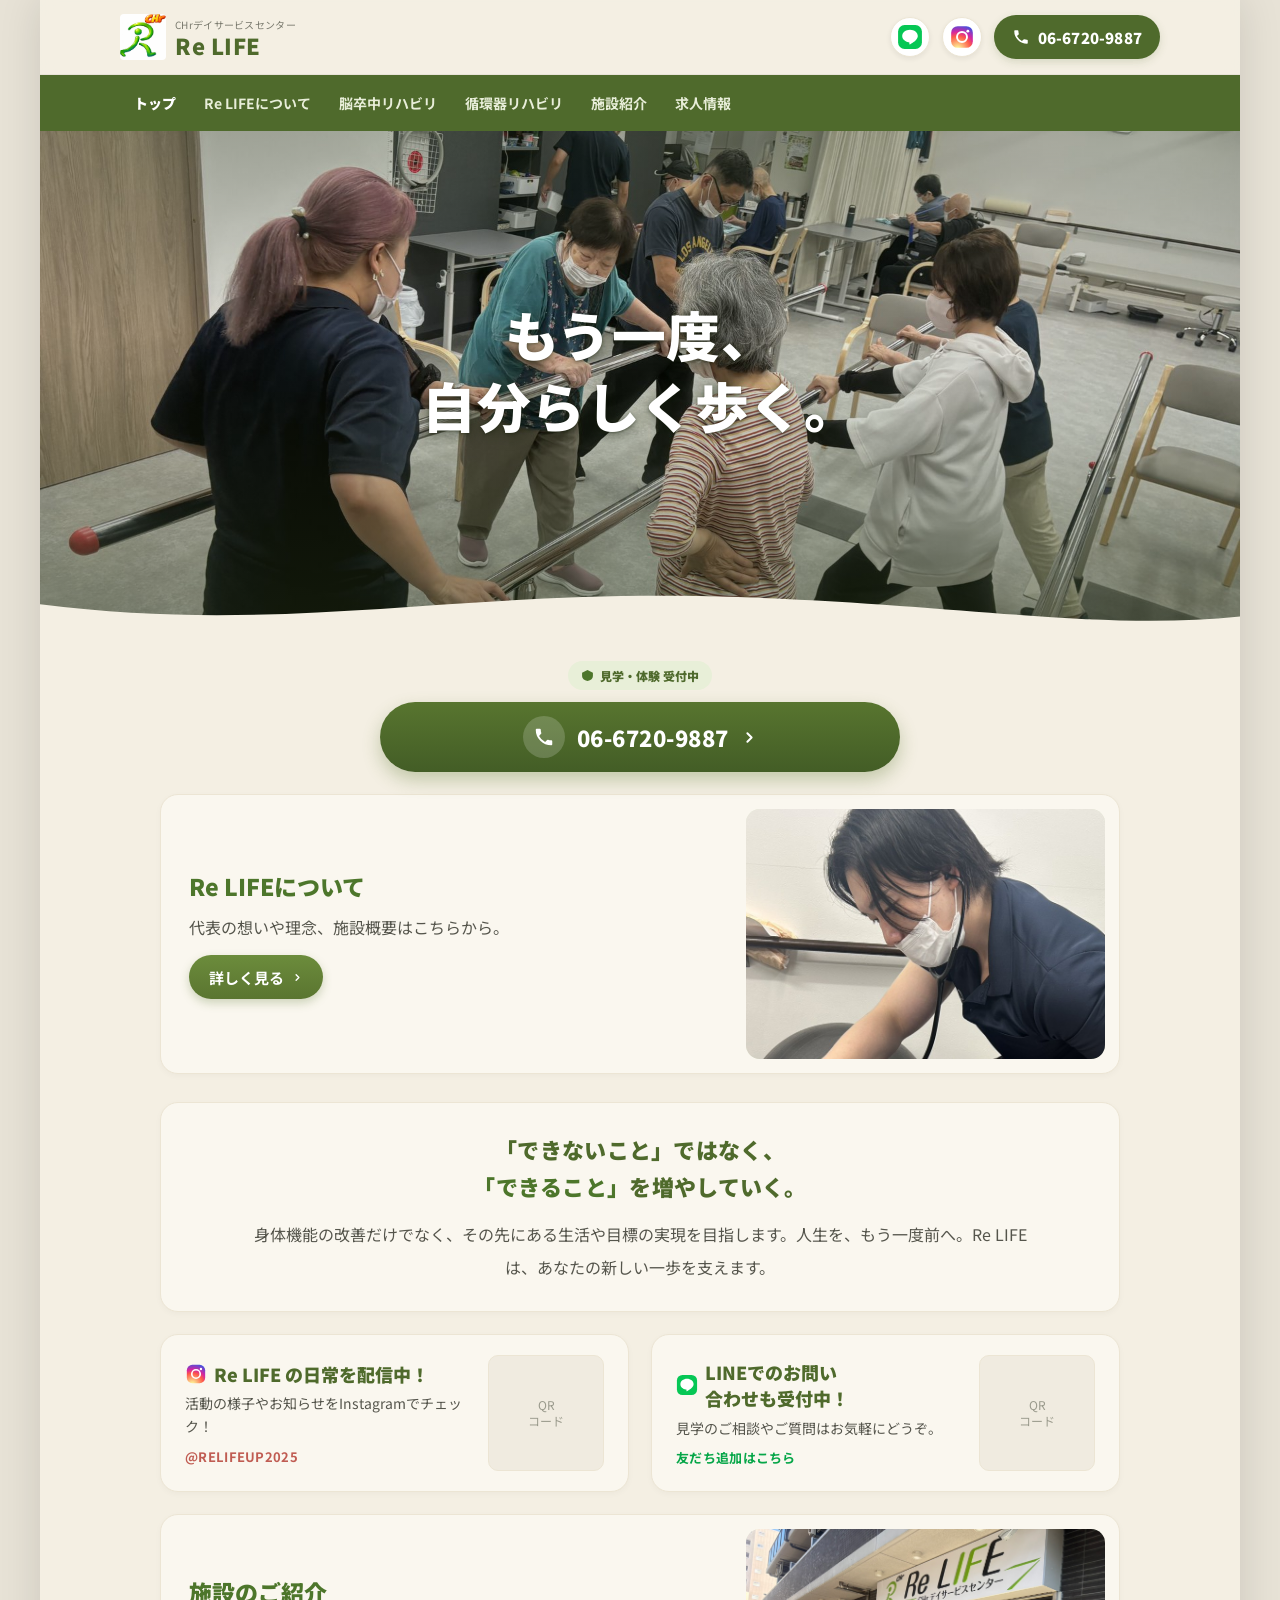
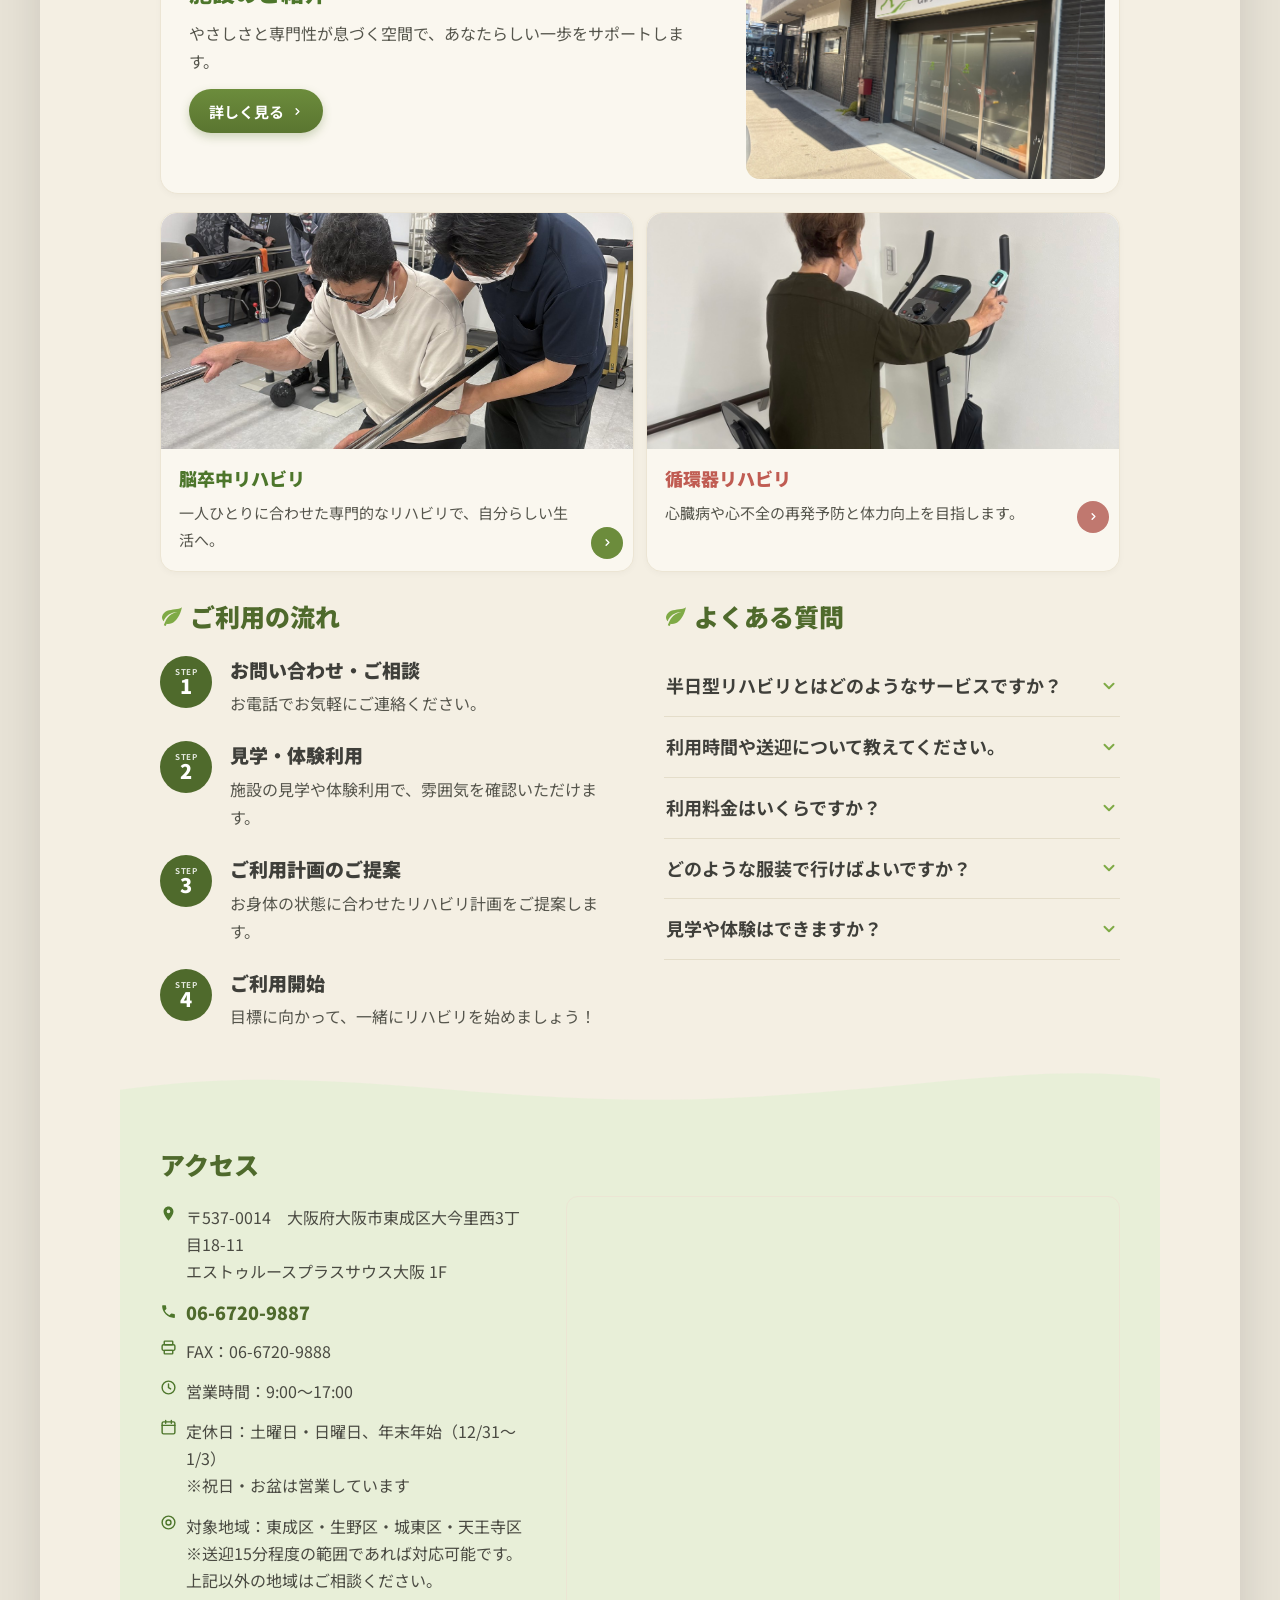
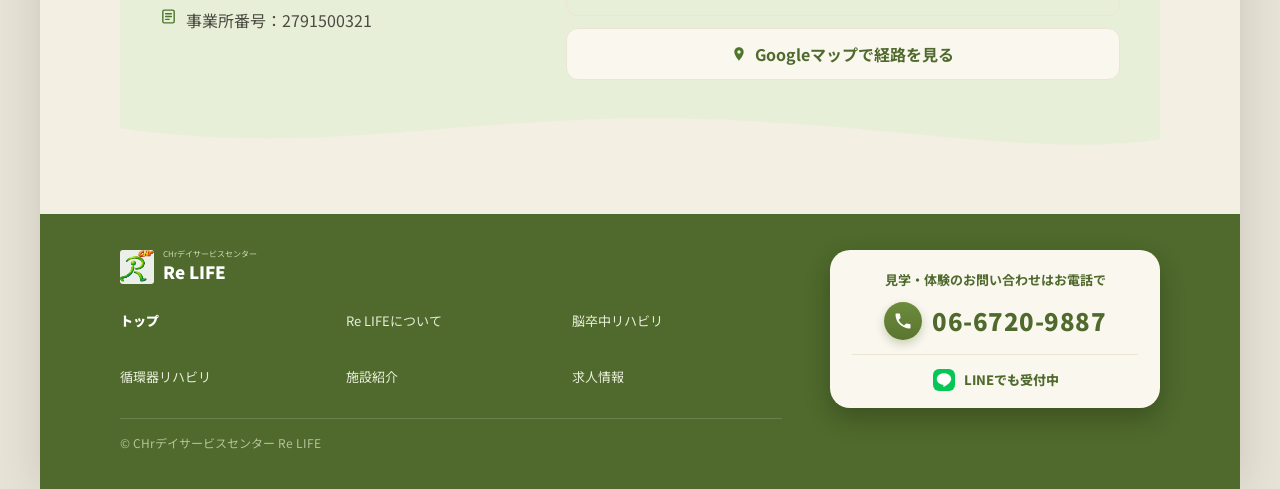
<file: index.html>
﻿<!DOCTYPE html>
<html lang="ja">
<head>
<meta charset="UTF-8">
<meta name="viewport" content="width=device-width, initial-scale=1">
<title>CHrデイサービスセンター Re LIFE｜脳卒中・循環器リハビリ専門の半日型デイサービス</title>
<meta name="description" content="大阪市東成区の半日型リハビリデイサービス。理学療法士常駐で脳卒中・循環器疾患に特化。歩行訓練・個別機能訓練で在宅生活を支援します。">
<meta property="og:title" content="CHrデイサービスセンター Re LIFE｜脳卒中・循環器リハビリ専門の半日型デイサービス">
<meta property="og:description" content="大阪市東成区の半日型リハビリデイサービス。理学療法士常駐で脳卒中・循環器疾患に特化。歩行訓練・個別機能訓練で在宅生活を支援します。">
<meta property="og:type" content="website">
<meta property="og:image" content="ogp.jpg">
<meta property="og:image:width" content="1050">
<meta property="og:image:height" content="1031">
<meta property="og:image:alt" content="CHrデイサービスセンター Re LIFE">
<meta name="twitter:card" content="summary_large_image">
<meta name="twitter:image" content="ogp.jpg">
<meta name="twitter:image:alt" content="CHrデイサービスセンター Re LIFE">
<link rel="preconnect" href="https://fonts.googleapis.com">
<link rel="preconnect" href="https://fonts.gstatic.com" crossorigin>
<link href="https://fonts.googleapis.com/css2?family=Noto+Sans+JP:wght@400;500;700;900&display=swap" rel="stylesheet">
<link rel="stylesheet" href="style.css">
<link rel="icon" type="image/png" href="favicon.png">
</head>
<body>
<a class="skip-link" href="#main-content">本文へ移動</a>
<div class="lp">

  <!-- HEADER -->
  <header class="site-header">
    <a href="index.html" class="site-header__logo">
      <img src="素材/ロゴ/logo_chr_relife.jpg" alt="Re LIFE ロゴ" class="site-header__logo-img">
      <div>
        <div class="site-header__sub">CHrデイサービスセンター</div>
        <div class="site-header__name">Re LIFE</div>
      </div>
    </a>
    <div class="site-header__actions">
      <!-- ★★ 公開前に必ず差し替え：LINE公式アカウントのURL（千原さん待ち）
           全6ページのヘッダーに同じURLが入っている（index / about / facility / recruit / nosotchu-reha / junkanki-reha）。
           トップの「SNSカード」内のLINEボタンにも同じURLを入れること。 -->
      <a href="https://line.me/ti/p/TNzLzJ45UP" class="site-header__sns" target="_blank" rel="noopener noreferrer" aria-label="LINEで友だち追加">
        <svg viewBox="0 0 24 24" width="26" height="26" aria-hidden="true"><rect x="1" y="1" width="22" height="22" rx="6" fill="#06C755"></rect><path d="M19.2 11.1c0-3.2-3.2-5.8-7.2-5.8s-7.2 2.6-7.2 5.8c0 2.9 2.6 5.3 6 5.7.24.05.56.16.64.36.07.18.05.46.02.64l-.1.6c-.03.18-.14.7.62.38s4.05-2.39 5.53-4.09c1.02-1.12 1.69-2.26 1.69-3.57z" fill="#fff"></path></svg>
      </a>
      <a href="https://www.instagram.com/relifeup2025?utm_source=qr" class="site-header__sns" target="_blank" rel="noopener noreferrer" aria-label="Instagram @relifeup2025">
        <svg viewBox="0 0 24 24" width="26" height="26" aria-hidden="true">
          <defs><radialGradient id="igHeader" cx="30%" cy="107%" r="135%"><stop offset="0%" stop-color="#fdf497"></stop><stop offset="5%" stop-color="#fdf497"></stop><stop offset="45%" stop-color="#fd5949"></stop><stop offset="60%" stop-color="#d6249f"></stop><stop offset="90%" stop-color="#285AEB"></stop></radialGradient></defs>
          <rect x="2" y="2" width="20" height="20" rx="6" fill="url(#igHeader)"></rect>
          <circle cx="12" cy="12" r="4.6" fill="none" stroke="#fff" stroke-width="1.8"></circle>
          <circle cx="17.4" cy="6.6" r="1.3" fill="#fff"></circle>
        </svg>
      </a>
      <a href="tel:0667209887" class="site-header__tel" aria-label="電話で問い合わせ：06-6720-9887">
        <svg viewBox="0 0 24 24" width="18" height="18" aria-hidden="true"><path d="M6.62 10.79a15.53 15.53 0 0 0 6.59 6.59l2.2-2.2a1 1 0 0 1 1.02-.24 11.36 11.36 0 0 0 3.57.57 1 1 0 0 1 1 1V20a1 1 0 0 1-1 1A17 17 0 0 1 3 4a1 1 0 0 1 1-1h3.5a1 1 0 0 1 1 1c0 1.25.2 2.45.57 3.57a1 1 0 0 1-.25 1.02l-2.2 2.2z"></path></svg>
        06-6720-9887
      </a>
    </div>
    <button class="menu-btn" type="button" aria-label="メニューを開く" aria-expanded="false" aria-controls="navDrawer">
      <span></span><span></span><span></span>
    </button>
  </header>

  <!-- NAV DRAWER -->
  <nav class="nav-drawer" id="navDrawer" aria-label="メインナビゲーション" hidden>
    <button class="nav-drawer__close" type="button" aria-label="メニューを閉じる">✕</button>
    <ul>
      <li><a href="index.html" class="current" aria-current="page">トップ</a></li>
      <li><a href="about.html">Re LIFEについて</a></li>
      <li><a href="nosotchu-reha.html">脳卒中リハビリ</a></li>
      <li><a href="junkanki-reha.html">循環器リハビリ</a></li>
      <li><a href="facility.html">施設紹介</a></li>
      <li><a href="recruit.html">求人情報</a></li>
    </ul>
    <div class="nav-drawer__mobile-contact">
    <a href="tel:0667209887" class="nav-drawer__tel">
      <svg viewBox="0 0 24 24" width="18" height="18" fill="#5f9b2e" aria-hidden="true"><path d="M6.62 10.79a15.53 15.53 0 0 0 6.59 6.59l2.2-2.2a1 1 0 0 1 1.02-.24 11.36 11.36 0 0 0 3.57.57 1 1 0 0 1 1 1V20a1 1 0 0 1-1 1A17 17 0 0 1 3 4a1 1 0 0 1 1-1h3.5a1 1 0 0 1 1 1c0 1.25.2 2.45.57 3.57a1 1 0 0 1-.25 1.02l-2.2 2.2z"></path></svg>
      06-6720-9887
    </a>
    </div>
  </nav>

  <main id="main-content">
  <!-- HERO（全幅の自動スライド＋コピー重ね） -->
  <!--
    ★ 1枚目＝2026-08-12 受領の平行棒歩行訓練（本番写真）。2〜3枚目は既存ページからの仮置き。
       本番用は「写真依頼リスト No.1」＝トップ用の横長写真（候補5〜6枚から3〜4枚を選ぶ）。
       届いたら各 <img> の src を差し替える（装飾扱いなので alt は空のままでよい）。
       ※「トップとギャラリーで同じ写真を使わない」方針があるため、
         本番写真が届いた時点で 2〜3枚目は必ず差し替えること。
    スライドは3枚でも4枚でも動く（不要な .hero-slide を削除するだけ）。
    切替間隔は data-hero-interval（ミリ秒）で変更できる。
  -->
  <section class="home-hero" aria-label="Re LIFE のご案内">
    <div class="hero-slider" data-hero-slider data-hero-interval="5000">
      <div class="hero-slider__stage">
        <div class="hero-slide is-active">
          <!-- 本番：平行棒での歩行訓練（2026-08-12 受領。求人ページのリハビリ助手カードと共用） -->
          <img src="素材/写真/reha_heiko-bo.jpg" alt="" style="object-position:62% 42%;" loading="eager" fetchpriority="high" decoding="async">
        </div>
        <div class="hero-slide">
          <!-- 本番：平行棒のある訓練スペース（2026-08-19 受領 No.09）。壁のロゴが入るよう少し上寄せ -->
          <img src="素材/写真/top_hero_heikobo-space.jpg" alt="" style="object-position:50% 42%;" loading="lazy" decoding="async">
        </div>
        <div class="hero-slide">
          <!-- 本番：利用者の集合カット（2026-08-19 受領 No.26）。★掲載許諾の確認が要る -->
          <img src="素材/写真/top_hero_riyousha-group.jpg" alt="" style="object-position:50% 48%;" loading="lazy" decoding="async">
        </div>
      </div>
      <div class="hero-slider__scrim" aria-hidden="true"></div>
      <div class="home-hero__copy">
        <h1 class="home-hero__title">もう一度、<br>自分らしく歩く。</h1>
      </div>
      <svg class="home-hero__wave" viewBox="0 0 430 46" preserveAspectRatio="none" aria-hidden="true">
        <path d="M0,46 L0,20 C90,46 150,6 250,14 C330,20 380,42 430,30 L430,46 Z" fill="#f4efe3"></path>
      </svg>
    </div>
    <div class="hero-contact">
      <div class="hero-contact__badge">
        <svg viewBox="0 0 24 24" width="13" height="13" fill="var(--green)" aria-hidden="true"><path d="M12 2L2 7v6c0 5 3.5 8 10 9 6.5-1 10-4 10-9V7L12 2z"></path></svg>
        見学・体験 受付中
      </div>
      <!-- 2026-08-08: 下部CTAを整理したのに合わせてここも簡素化。
           「まずはお気軽にご相談ください」「電話で問い合わせ:」の2行を落とし、
           上のバッジ（見学・体験 受付中）＋電話番号だけにした -->
      <a href="tel:0667209887" class="cta-bar hero-cta" aria-label="電話で問い合わせ：06-6720-9887">
        <span class="cta-bar__icon">
          <svg viewBox="0 0 24 24" width="22" height="22" fill="#fff" aria-hidden="true"><path d="M6.62 10.79a15.53 15.53 0 0 0 6.59 6.59l2.2-2.2a1 1 0 0 1 1.02-.24 11.36 11.36 0 0 0 3.57.57 1 1 0 0 1 1 1V20a1 1 0 0 1-1 1A17 17 0 0 1 3 4a1 1 0 0 1 1-1h3.5a1 1 0 0 1 1 1c0 1.25.2 2.45.57 3.57a1 1 0 0 1-.25 1.02l-2.2 2.2z"></path></svg>
        </span>
        <span class="cta-bar__num">06-6720-9887</span>
        <svg viewBox="0 0 24 24" width="17" height="17" fill="none" stroke="#fff" stroke-width="2.8" stroke-linecap="round" stroke-linejoin="round" aria-hidden="true"><path d="M9 6l6 6-6 6"></path></svg>
      </a>
    </div>
  </section>

  <!-- STRENGTHS -->
  <section class="home-strengths home-strengths--temporarily-hidden" style="padding:26px 18px 8px;">
    <h2 class="section-heading">
      <svg viewBox="0 0 24 24" width="18" height="18" fill="var(--green-light)" aria-hidden="true"><path d="M17 8C8 10 5.9 16.17 3.82 21.34l1.89.66.95-2.3c.48.17.98.3 1.34.3C19 20 22 3 22 3c-1 2-8 2.25-13 3.25S2 11.5 2 13.5s1.75 3.75 1.75 3.75C7 8 17 8 17 8z"></path></svg>
      Re LIFE の <span style="color:var(--green);">6つの強み</span>
    </h2>
    <div class="strength-grid">
      <div class="strength-card">
        <img src="素材/アイコン/1_rigakuryoho.png" alt="" width="40" height="40">
        <div class="strength-card__label">理学・作業<br>療法士</div>
      </div>
      <div class="strength-card">
        <img src="素材/アイコン/2_nosotchu.png" alt="" width="40" height="40">
        <div class="strength-card__label">脳卒中<br>リハビリ</div>
      </div>
      <div class="strength-card">
        <img src="素材/アイコン/3_junkanki.png" alt="" width="40" height="40">
        <div class="strength-card__label">循環器・呼吸器<br>リハビリ</div>
      </div>
      <div class="strength-card">
        <img src="素材/アイコン/4_han-nichigata.png" alt="" width="40" height="40">
        <div class="strength-card__label">半日型リハビリ<br>特化</div>
      </div>
      <div class="strength-card">
        <img src="素材/アイコン/5_kobetsu.png" alt="" width="40" height="40">
        <div class="strength-card__label">個別<br>機能訓練</div>
      </div>
      <div class="strength-card">
        <img src="素材/アイコン/6_hokokunren.png" alt="" width="40" height="40">
        <div class="strength-card__label">歩行訓練に<br>強い</div>
      </div>
    </div>
  </section>

  <!-- ABOUT -->
  <section style="padding:8px 18px;">
    <div class="card home-feature-card home-feature-card--about">
      <div class="home-feature-card__content">
        <h3 style="font-size:18px;font-weight:900;color:var(--green);margin-bottom:10px;">Re LIFEについて</h3>
        <p style="font-size:12.5px;line-height:1.7;color:var(--text-body);margin-bottom:14px;">代表の想いや理念、施設概要はこちらから。</p>
        <a href="about.html" style="display:inline-flex;align-items:center;gap:8px;text-decoration:none;background:linear-gradient(180deg,var(--green-mid),var(--green-btn));color:#fff;font-size:12.5px;font-weight:700;padding:9px 18px;border-radius:30px;box-shadow:0 4px 10px rgba(90,117,48,.28);">
          詳しく見る
          <svg viewBox="0 0 24 24" width="11" height="11" fill="none" stroke="#fff" stroke-width="3" stroke-linecap="round" stroke-linejoin="round" aria-hidden="true"><path d="M9 6l6 6-6 6"></path></svg>
        </a>
      </div>
      <!-- 2026-08-20: 写真リスト No.11。about の代表挨拶と同じ顔クロップ（daihyo_face.jpg）。これで確定（撮り直し不要）。
           枠はスマホ 140×120・PC 100%×250px と横長なので、正方形素材の上下が切れる -->
      <div class="home-feature-card__image">
        <img src="素材/写真/daihyo_face.jpg" alt="代表 千原 廣貴" style="object-position:45% 38%;" loading="lazy" decoding="async">
      </div>
    </div>
  </section>

  <!-- PHILOSOPHY -->
  <section style="padding:20px 18px 8px;">
    <div class="card home-philosophy-card">
      <p style="font-size:14px;font-weight:900;line-height:1.9;color:var(--green-dark);letter-spacing:.3px;">「できないこと」ではなく、<br><span style="color:var(--green);">「できること」</span>を増やしていく。</p>
      <p class="home-philosophy-card__body" style="margin-top:12px;font-size:12.5px;line-height:1.95;color:var(--text-body);">身体機能の改善だけでなく、その先にある生活や目標の実現を目指します。人生を、もう一度前へ。Re LIFE は、あなたの新しい一歩を支えます。</p>
    </div>
  </section>

  <!-- SNS（Instagram / LINE）
       PC・タブレット（600px以上）= 横2カラム・QRコード表示
       スマホ（599px以下）        = 縦積み・QRは出さずタップボタン
         └ スマホでQRを出しても本人は読み取れないため（2026-08-06 打合せでの決定）
       ★★ 千原さんから届き次第、以下2点を差し替える
         ① QR画像 … 各カードの .home-sns-card__qr の中身を <img src="素材/QR/○○.png" alt=""> に置き換え
         ② LINEのURL … このセクションのLINEボタン＋全6ページのヘッダー（https://line.me/ti/p/TNzLzJ45UP） -->
  <section style="padding:14px 18px;">
    <div class="home-sns-row">

      <!-- Instagram -->
      <div class="card home-sns-card">
        <div class="home-sns-card__text">
          <h3 class="home-sns-card__title">
            <svg viewBox="0 0 24 24" width="22" height="22" aria-hidden="true">
              <defs><radialGradient id="igCard" cx="30%" cy="107%" r="135%"><stop offset="0%" stop-color="#fdf497"></stop><stop offset="5%" stop-color="#fdf497"></stop><stop offset="45%" stop-color="#fd5949"></stop><stop offset="60%" stop-color="#d6249f"></stop><stop offset="90%" stop-color="#285AEB"></stop></radialGradient></defs>
              <rect x="2" y="2" width="20" height="20" rx="6" fill="url(#igCard)"></rect>
              <circle cx="12" cy="12" r="4.6" fill="none" stroke="#fff" stroke-width="1.8"></circle>
              <circle cx="17.4" cy="6.6" r="1.3" fill="#fff"></circle>
            </svg>
            Re LIFE の日常を配信中！
          </h3>
          <p class="home-sns-card__lead">活動の様子やお知らせをInstagramでチェック！</p>
          <div class="home-sns-card__id">@RELIFEUP2025</div>
        </div>
        <a href="https://www.instagram.com/relifeup2025?utm_source=qr" class="home-sns-card__action" target="_blank" rel="noopener noreferrer" aria-label="Instagram @relifeup2025">
          <!-- QRコードをここに差し替え（PC・タブレットのみ表示） -->
          <span class="home-sns-card__qr"><span>QR<br>コード</span></span>
          <span class="home-sns-card__tap" aria-hidden="true">
            <svg viewBox="0 0 24 24" width="30" height="30">
              <defs><radialGradient id="igTap" cx="30%" cy="107%" r="135%"><stop offset="0%" stop-color="#fdf497"></stop><stop offset="5%" stop-color="#fdf497"></stop><stop offset="45%" stop-color="#fd5949"></stop><stop offset="60%" stop-color="#d6249f"></stop><stop offset="90%" stop-color="#285AEB"></stop></radialGradient></defs>
              <rect x="2" y="2" width="20" height="20" rx="6" fill="url(#igTap)"></rect>
              <circle cx="12" cy="12" r="4.6" fill="none" stroke="#fff" stroke-width="1.8"></circle>
              <circle cx="17.4" cy="6.6" r="1.3" fill="#fff"></circle>
            </svg>
          </span>
        </a>
      </div>

      <!-- LINE -->
      <div class="card home-sns-card">
        <div class="home-sns-card__text">
          <h3 class="home-sns-card__title">
            <svg viewBox="0 0 24 24" width="22" height="22" aria-hidden="true"><rect x="1" y="1" width="22" height="22" rx="6" fill="#06C755"></rect><path d="M19.2 11.1c0-3.2-3.2-5.8-7.2-5.8s-7.2 2.6-7.2 5.8c0 2.9 2.6 5.3 6 5.7.24.05.56.16.64.36.07.18.05.46.02.64l-.1.6c-.03.18-.14.7.62.38s4.05-2.39 5.53-4.09c1.02-1.12 1.69-2.26 1.69-3.57z" fill="#fff"></path></svg>
            LINEでのお問い合わせも受付中！
          </h3>
          <p class="home-sns-card__lead">見学のご相談やご質問はお気軽にどうぞ。</p>
          <div class="home-sns-card__id home-sns-card__id--line">友だち追加はこちら</div>
        </div>
        <!-- ★★ 公開前に必ず差し替え：LINE公式アカウントのURL -->
        <a href="https://line.me/ti/p/TNzLzJ45UP" class="home-sns-card__action" target="_blank" rel="noopener noreferrer" aria-label="LINEで友だち追加">
          <!-- QRコードをここに差し替え（PC・タブレットのみ表示） -->
          <span class="home-sns-card__qr"><span>QR<br>コード</span></span>
          <span class="home-sns-card__tap" aria-hidden="true">
            <svg viewBox="0 0 24 24" width="30" height="30"><rect x="1" y="1" width="22" height="22" rx="6" fill="#06C755"></rect><path d="M19.2 11.1c0-3.2-3.2-5.8-7.2-5.8s-7.2 2.6-7.2 5.8c0 2.9 2.6 5.3 6 5.7.24.05.56.16.64.36.07.18.05.46.02.64l-.1.6c-.03.18-.14.7.62.38s4.05-2.39 5.53-4.09c1.02-1.12 1.69-2.26 1.69-3.57z" fill="#fff"></path></svg>
          </span>
        </a>
      </div>

    </div>
  </section>

  <!-- FACILITY -->
  <section style="padding:8px 18px;">
    <div class="card home-feature-card">
      <div class="home-feature-card__content">
        <h3 style="font-size:18px;font-weight:900;color:var(--green);margin-bottom:10px;">施設のご紹介</h3>
        <p style="font-size:12.5px;line-height:1.7;color:var(--text-body);margin-bottom:14px;">やさしさと専門性が息づく空間で、あなたらしい一歩をサポートします。</p>
        <a href="facility.html" style="display:inline-flex;align-items:center;gap:8px;text-decoration:none;background:linear-gradient(180deg,var(--green-mid),var(--green-btn));color:#fff;font-size:12.5px;font-weight:700;padding:9px 18px;border-radius:30px;box-shadow:0 4px 10px rgba(90,117,48,.28);">
          詳しく見る
          <svg viewBox="0 0 24 24" width="11" height="11" fill="none" stroke="#fff" stroke-width="3" stroke-linecap="round" stroke-linejoin="round" aria-hidden="true"><path d="M9 6l6 6-6 6"></path></svg>
        </a>
      </div>
      <!-- 施設写真：外観（2026-08-12 受領） -->
      <div class="home-feature-card__image">
        <img src="素材/写真/facility_exterior.jpg" alt="Re LIFE の建物外観と看板" style="object-position:60% 50%;" loading="lazy" decoding="async">
      </div>
    </div>
  </section>

  <!-- TWO REHAB CARDS -->
  <section class="home-rehab-grid" style="padding:10px 18px 8px;display:grid;grid-template-columns:1fr 1fr;gap:12px;">
    <a href="nosotchu-reha.html" class="card home-rehab-card" style="text-decoration:none;color:inherit;border-radius:16px;overflow:hidden;">
      <div style="overflow:hidden;border-radius:16px;">
        <!-- サムネは各ページのヒーローと同じ写真を使い、リンク先と見た目を揃えている（意図的な重複） -->
        <div class="home-rehab-card__media">
          <img src="素材/写真/nosotchu_hero_hoko-kunren.jpg" alt="" style="--thumb-y:42%;--thumb-y-pc:28%;" loading="lazy" decoding="async">
        </div>
        <div class="home-rehab-card__content" style="padding:12px 12px 14px;position:relative;">
          <h3 class="home-rehab-card__title" style="font-size:14px;font-weight:900;color:var(--green);margin-bottom:7px;">脳卒中リハビリ</h3>
          <p class="home-rehab-card__body" style="font-size:11.5px;line-height:1.65;color:var(--text-body);padding-right:18px;">一人ひとりに合わせた専門的なリハビリで、自分らしい生活へ。</p>
          <span class="home-rehab-card__arrow" style="position:absolute;right:10px;bottom:12px;width:24px;height:24px;border-radius:50%;background:var(--green-mid);display:flex;align-items:center;justify-content:center;">
            <svg viewBox="0 0 24 24" width="11" height="11" fill="none" stroke="#fff" stroke-width="3" stroke-linecap="round" stroke-linejoin="round" aria-hidden="true"><path d="M9 6l6 6-6 6"></path></svg>
          </span>
        </div>
      </div>
    </a>
    <a href="junkanki-reha.html" class="card home-rehab-card" style="text-decoration:none;color:inherit;border-radius:16px;overflow:hidden;">
      <div style="overflow:hidden;border-radius:16px;">
        <div class="home-rehab-card__media">
          <img src="素材/写真/junkanki_gallery_01_upright-ergometer.jpg" alt="" style="--thumb-y:45%;--thumb-y-pc:28%;" loading="lazy" decoding="async">
        </div>
        <div class="home-rehab-card__content" style="padding:12px 12px 14px;position:relative;">
          <h3 class="home-rehab-card__title" style="font-size:14px;font-weight:900;color:var(--red);margin-bottom:7px;">循環器リハビリ</h3>
          <p class="home-rehab-card__body" style="font-size:11.5px;line-height:1.65;color:var(--text-body);padding-right:18px;">心臓病や心不全の再発予防と体力向上を目指します。</p>
          <span class="home-rehab-card__arrow" style="position:absolute;right:10px;bottom:12px;width:24px;height:24px;border-radius:50%;background:var(--red-mid);display:flex;align-items:center;justify-content:center;">
            <svg viewBox="0 0 24 24" width="11" height="11" fill="none" stroke="#fff" stroke-width="3" stroke-linecap="round" stroke-linejoin="round" aria-hidden="true"><path d="M9 6l6 6-6 6"></path></svg>
          </span>
        </div>
      </div>
    </a>
  </section>

  <!-- FLOW + FAQ -->
  <section class="home-flow-faq" style="padding:18px 18px 6px;display:grid;grid-template-columns:1fr 1fr;gap:14px;align-items:start;">

    <div>
      <h2 class="section-heading section-heading--sm">
        <svg viewBox="0 0 24 24" width="15" height="15" fill="var(--green-light)" aria-hidden="true"><path d="M17 8C8 10 5.9 16.17 3.82 21.34l1.89.66.95-2.3c.48.17.98.3 1.34.3C19 20 22 3 22 3c-1 2-8 2.25-13 3.25S2 11.5 2 13.5s1.75 3.75 1.75 3.75C7 8 17 8 17 8z"></path></svg>
        ご利用の流れ
      </h2>
      <div class="step-item">
        <div class="step-circle"><span class="step-circle__label">STEP</span><span class="step-circle__num">1</span></div>
        <h4 class="step-title">お問い合わせ・ご相談</h4>
        <p class="step-desc">お電話でお気軽にご連絡ください。</p>
      </div>
      <div class="step-item">
        <div class="step-circle"><span class="step-circle__label">STEP</span><span class="step-circle__num">2</span></div>
        <h4 class="step-title">見学・体験利用</h4>
        <p class="step-desc">施設の見学や体験利用で、雰囲気を確認いただけます。</p>
      </div>
      <div class="step-item">
        <div class="step-circle"><span class="step-circle__label">STEP</span><span class="step-circle__num">3</span></div>
        <h4 class="step-title">ご利用計画のご提案</h4>
        <p class="step-desc">お身体の状態に合わせたリハビリ計画をご提案します。</p>
      </div>
      <div class="step-item">
        <div class="step-circle"><span class="step-circle__label">STEP</span><span class="step-circle__num">4</span></div>
        <h4 class="step-title">ご利用開始</h4>
        <p class="step-desc">目標に向かって、一緒にリハビリを始めましょう！</p>
      </div>
    </div>

    <div>
      <h2 class="section-heading section-heading--sm">
        <svg viewBox="0 0 24 24" width="15" height="15" fill="var(--green-light)" aria-hidden="true"><path d="M17 8C8 10 5.9 16.17 3.82 21.34l1.89.66.95-2.3c.48.17.98.3 1.34.3C19 20 22 3 22 3c-1 2-8 2.25-13 3.25S2 11.5 2 13.5s1.75 3.75 1.75 3.75C7 8 17 8 17 8z"></path></svg>
        よくある質問
      </h2>
      <div class="faq-item">
        <button class="faq-btn" type="button">
          <span class="faq-btn__q">半日型リハビリとはどのようなサービスですか？</span>
          <svg class="faq-chev" viewBox="0 0 24 24" width="14" height="14" fill="none" stroke="var(--green-light)" stroke-width="2.6" stroke-linecap="round" stroke-linejoin="round" aria-hidden="true"><path d="M6 9l6 6 6-6"></path></svg>
        </button>
        <div class="faq-a"><p>午前または午後の約3〜4時間、リハビリと機能訓練に集中して取り組むデイサービスです。入浴や食事はなく、運動に特化しています。</p></div>
      </div>
      <div class="faq-item">
        <button class="faq-btn" type="button">
          <span class="faq-btn__q">利用時間や送迎について教えてください。</span>
          <svg class="faq-chev" viewBox="0 0 24 24" width="14" height="14" fill="none" stroke="var(--green-light)" stroke-width="2.6" stroke-linecap="round" stroke-linejoin="round" aria-hidden="true"><path d="M6 9l6 6 6-6"></path></svg>
        </button>
        <div class="faq-a"><p>営業時間は9:00〜17:00です。ご自宅までの送迎にも対応しておりますので、お気軽にご相談ください。</p></div>
      </div>
      <div class="faq-item">
        <button class="faq-btn" type="button">
          <span class="faq-btn__q">利用料金はいくらですか？</span>
          <svg class="faq-chev" viewBox="0 0 24 24" width="14" height="14" fill="none" stroke="var(--green-light)" stroke-width="2.6" stroke-linecap="round" stroke-linejoin="round" aria-hidden="true"><path d="M6 9l6 6 6-6"></path></svg>
        </button>
        <div class="faq-a"><p>介護保険の認定区分により異なります。詳しい料金はお問い合わせいただくか、見学時にご説明いたします。</p></div>
      </div>
      <div class="faq-item">
        <button class="faq-btn" type="button">
          <span class="faq-btn__q">どのような服装で行けばよいですか？</span>
          <svg class="faq-chev" viewBox="0 0 24 24" width="14" height="14" fill="none" stroke="var(--green-light)" stroke-width="2.6" stroke-linecap="round" stroke-linejoin="round" aria-hidden="true"><path d="M6 9l6 6 6-6"></path></svg>
        </button>
        <div class="faq-a"><p>動きやすい服装と運動靴をおすすめしています。着替えのご持参も可能です。</p></div>
      </div>
      <div class="faq-item">
        <button class="faq-btn" type="button">
          <span class="faq-btn__q">見学や体験はできますか？</span>
          <svg class="faq-chev" viewBox="0 0 24 24" width="14" height="14" fill="none" stroke="var(--green-light)" stroke-width="2.6" stroke-linecap="round" stroke-linejoin="round" aria-hidden="true"><path d="M6 9l6 6 6-6"></path></svg>
        </button>
        <div class="faq-a"><p>はい、見学・体験利用を随時受け付けております。お電話（06-6720-9887）にてお気軽にお申し込みください。</p></div>
      </div>
    </div>
  </section>

  <!-- ACCESS
       2026-08-13: 上の「ご利用の流れ／よくある質問」と同じベージュ地で地続きに見えていたため、
       ここだけ薄緑の帯にして章の切り替わりを示す。上下の波形はヒーロー下端・各ページの
       ページヘッダーで使っているものと同じ意匠（塗りは隣り合うセクションの背景色）。 -->
  <section class="access-section">
    <svg class="access-section__wave access-section__wave--top" viewBox="0 0 430 40" preserveAspectRatio="none" aria-hidden="true">
      <path d="M0,0 L0,22 C90,0 150,36 250,28 C330,22 380,2 430,14 L430,0 Z" fill="#f4efe3"></path>
    </svg>
    <h2 style="font-size:19px;font-weight:900;color:var(--green-dark);margin-bottom:14px;">アクセス</h2>
    <div class="access-layout">
    <div class="access-map">
    <div class="access-map__embed" style="position:relative;width:100%;height:200px;border:1px solid var(--card-border);border-radius:12px;overflow:hidden;">
      <!-- 2026-08-07: Googleマップの施設登録（CHrデイサービスセンター Re LIFE）が有効だったため、
           マンション名の埋め込み＋自前ピン＋「Re LIFE はこちら」ラベルの代替対応から差し替え -->
      <iframe
        src="https://www.google.com/maps/embed?pb=!1m18!1m12!1m3!1d3281.5654417361575!2d135.542206!3d34.665676000000005!2m3!1f0!2f0!3f0!3m2!1i1024!2i768!4f13.1!3m3!1m2!1s0x6000df6e1f3157e1%3A0x2fc790aae9e37e94!2zQ0hy44OH44Kk44K144O844OT44K544K744Oz44K_44O8IFJlIExJRkU!5e0!3m2!1sja!2sjp!4v1786093794271!5m2!1sja!2sjp"
        width="100%" height="100%" style="border:0;display:block;"
        allowfullscreen="" loading="lazy" referrerpolicy="strict-origin-when-cross-origin"
        title="CHrデイサービスセンター Re LIFE 所在地マップ"></iframe>
    </div>
    <a href="https://www.google.com/maps/dir/?api=1&destination=34.665676,135.542206&destination_place_id=%2Fg%2F11zcs0lf9z" target="_blank" rel="noopener noreferrer" style="display:flex;align-items:center;justify-content:center;gap:8px;margin-top:12px;text-decoration:none;background:var(--card-bg);border:1px solid var(--card-border);color:var(--green-dark);font-size:13px;font-weight:700;padding:13px;border-radius:12px;">
      <svg viewBox="0 0 24 24" width="16" height="16" fill="var(--green)" aria-hidden="true"><path d="M12 2C8.13 2 5 5.13 5 9c0 5.25 7 13 7 13s7-7.75 7-13c0-3.87-3.13-7-7-7zm0 9.5A2.5 2.5 0 1 1 12 6.5a2.5 2.5 0 0 1 0 5z"></path></svg>
      Googleマップで経路を見る
    </a>
    </div>
    <div class="access-details" style="margin-top:20px;display:flex;flex-direction:column;gap:13px;">
      <div style="display:flex;gap:9px;font-size:13px;line-height:1.6;color:#4a4a42;">
        <svg viewBox="0 0 24 24" width="17" height="17" fill="var(--green)" style="flex:none;margin-top:1px;" aria-hidden="true"><path d="M12 2C8.13 2 5 5.13 5 9c0 5.25 7 13 7 13s7-7.75 7-13c0-3.87-3.13-7-7-7zm0 9.5A2.5 2.5 0 1 1 12 6.5a2.5 2.5 0 0 1 0 5z"></path></svg>
        <span>〒537-0014　大阪府大阪市東成区大今里西3丁目18-11<br>エストゥルースプラスサウス大阪 1F</span>
      </div>
      <a href="tel:0667209887" style="display:flex;gap:9px;align-items:center;text-decoration:none;font-size:18px;font-weight:900;color:var(--green-dark);">
        <svg viewBox="0 0 24 24" width="17" height="17" fill="var(--green)" style="flex:none;" aria-hidden="true"><path d="M6.62 10.79a15.53 15.53 0 0 0 6.59 6.59l2.2-2.2a1 1 0 0 1 1.02-.24 11.36 11.36 0 0 0 3.57.57 1 1 0 0 1 1 1V20a1 1 0 0 1-1 1A17 17 0 0 1 3 4a1 1 0 0 1 1-1h3.5a1 1 0 0 1 1 1c0 1.25.2 2.45.57 3.57a1 1 0 0 1-.25 1.02l-2.2 2.2z"></path></svg>
        06-6720-9887
      </a>
      <div style="display:flex;gap:9px;font-size:13px;line-height:1.6;color:#4a4a42;">
        <svg viewBox="0 0 24 24" width="17" height="17" fill="none" stroke="var(--green)" stroke-width="2" style="flex:none;margin-top:1px;" aria-hidden="true"><rect x="6" y="3" width="12" height="5" rx="1"></rect><rect x="3" y="8" width="18" height="8" rx="2"></rect><rect x="6" y="16" width="12" height="5" rx="1"></rect></svg>
        <span>FAX：06-6720-9888</span>
      </div>
      <div style="display:flex;gap:9px;font-size:13px;line-height:1.6;color:#4a4a42;">
        <svg viewBox="0 0 24 24" width="17" height="17" fill="none" stroke="var(--green)" stroke-width="2" style="flex:none;margin-top:1px;" aria-hidden="true"><circle cx="12" cy="12" r="9"></circle><path d="M12 7v5l3 2" stroke-linecap="round"></path></svg>
        <span>営業時間：9:00〜17:00</span>
      </div>
      <div style="display:flex;gap:9px;font-size:13px;line-height:1.6;color:#4a4a42;">
        <svg viewBox="0 0 24 24" width="17" height="17" fill="none" stroke="var(--green)" stroke-width="2" style="flex:none;margin-top:1px;" aria-hidden="true"><rect x="3" y="4" width="18" height="17" rx="2"></rect><path d="M3 9h18M8 2v4M16 2v4" stroke-linecap="round"></path></svg>
        <span>定休日：土曜日・日曜日、年末年始（12/31〜1/3）<br>※祝日・お盆は営業しています</span>
      </div>
      <div style="display:flex;gap:9px;font-size:13px;line-height:1.6;color:#4a4a42;">
        <svg viewBox="0 0 24 24" width="17" height="17" fill="none" stroke="var(--green)" stroke-width="2" style="flex:none;margin-top:1px;" aria-hidden="true"><circle cx="12" cy="12" r="9"></circle><circle cx="12" cy="12" r="3.5"></circle></svg>
        <span>対象地域：東成区・生野区・城東区・天王寺区<br>※送迎15分程度の範囲であれば対応可能です。上記以外の地域はご相談ください。</span>
      </div>
      <div style="display:flex;gap:9px;font-size:13px;line-height:1.6;color:#4a4a42;">
        <svg viewBox="0 0 24 24" width="17" height="17" fill="none" stroke="var(--green)" stroke-width="2" style="flex:none;margin-top:1px;" aria-hidden="true"><rect x="4" y="3" width="16" height="18" rx="2"></rect><path d="M8 8h8M8 12h8M8 16h5" stroke-linecap="round"></path></svg>
        <span>事業所番号：2791500321</span>
      </div>
    </div>
    </div>
    <svg class="access-section__wave access-section__wave--bottom" viewBox="0 0 430 40" preserveAspectRatio="none" aria-hidden="true">
      <path d="M0,40 L0,18 C90,40 150,4 250,12 C330,18 380,38 430,26 L430,40 Z" fill="#f4efe3"></path>
    </svg>
  </section>

  <!-- BOTTOM CTA
       2026-08-08: 求人ページ（recruit.html）と同じ .cta-block 型に統一。
       以前は .final-contact-band（帯の中にさらにボタンを入れる二重構造）で情報が多く見えたため、
       「ラベル1行 → 電話番号 → 受付時間」の3段だけに整理した。 -->
  <section class="final-contact-section" style="padding:18px 18px 26px;">
    <div class="cta-block">
      <a href="tel:0667209887" class="cta-block__main">
        <div class="cta-block__label">
          <svg viewBox="0 0 24 24" width="15" height="15" fill="rgba(255,255,255,.85)" aria-hidden="true"><path d="M17 8C8 10 5.9 16.17 3.82 21.34l1.89.66.95-2.3c.48.17.98.3 1.34.3C19 20 22 3 22 3c-1 2-8 2.25-13 3.25S2 11.5 2 13.5s1.75 3.75 1.75 3.75C7 8 17 8 17 8z"></path></svg>
          見学・体験のお問い合わせはお電話で
          <svg viewBox="0 0 24 24" width="15" height="15" fill="rgba(255,255,255,.85)" style="transform:scaleX(-1);" aria-hidden="true"><path d="M17 8C8 10 5.9 16.17 3.82 21.34l1.89.66.95-2.3c.48.17.98.3 1.34.3C19 20 22 3 22 3c-1 2-8 2.25-13 3.25S2 11.5 2 13.5s1.75 3.75 1.75 3.75C7 8 17 8 17 8z"></path></svg>
        </div>
        <div class="cta-block__tel">
          <span class="cta-block__tel-icon">
            <svg viewBox="0 0 24 24" width="22" height="22" fill="#fff" aria-hidden="true"><path d="M6.62 10.79a15.53 15.53 0 0 0 6.59 6.59l2.2-2.2a1 1 0 0 1 1.02-.24 11.36 11.36 0 0 0 3.57.57 1 1 0 0 1 1 1V20a1 1 0 0 1-1 1A17 17 0 0 1 3 4a1 1 0 0 1 1-1h3.5a1 1 0 0 1 1 1c0 1.25.2 2.45.57 3.57a1 1 0 0 1-.25 1.02l-2.2 2.2z"></path></svg>
          </span>
          <span class="cta-block__tel-num">06-6720-9887</span>
          <svg viewBox="0 0 24 24" width="17" height="17" fill="none" stroke="#fff" stroke-width="2.8" stroke-linecap="round" stroke-linejoin="round" aria-hidden="true"><path d="M9 6l6 6-6 6"></path></svg>
        </div>
      </a>
      <!-- ★★ 公開前に必ず差し替え：LINE公式アカウントのURL（600px以上でのみ表示） -->
      <a href="https://line.me/ti/p/TNzLzJ45UP" class="cta-block__line" target="_blank" rel="noopener noreferrer">
        <span class="cta-block__line-icon">
          <svg viewBox="0 0 24 24" width="32" height="32" aria-hidden="true"><rect x="1" y="1" width="22" height="22" rx="6" fill="#06C755"></rect><path d="M19.2 11.1c0-3.2-3.2-5.8-7.2-5.8s-7.2 2.6-7.2 5.8c0 2.9 2.6 5.3 6 5.7.24.05.56.16.64.36.07.18.05.46.02.64l-.1.6c-.03.18-.14.7.62.38s4.05-2.39 5.53-4.09c1.02-1.12 1.69-2.26 1.69-3.57z" fill="#fff"></path></svg>
        </span>
        LINEでも受付中
      </a>
    </div>
  </section>

  </main>
  <!-- FOOTER
       2026-08-13: 960px以上ではフッターを「左＝情報／右＝CTA」の2カラムにした。
       PCではフッター右側が大きく空いていたため。599〜959pxは従来どおり縦積みで、
       CTAは本文末（.final-contact-section）が担う。 -->
  <footer class="site-footer">
    <div class="site-footer__body">
    <div class="site-footer__logo">
      <img src="素材/ロゴ/logo_chr_relife.jpg" alt="Re LIFE ロゴ">
      <div>
        <div class="site-footer__sub">CHrデイサービスセンター</div>
        <div class="site-footer__name">Re LIFE</div>
      </div>
    </div>
    <nav class="site-footer__nav-grid" aria-label="フッターナビゲーション">
      <a href="index.html" class="current" aria-current="page">トップ</a>
      <a href="about.html">Re LIFEについて</a>
      <a href="nosotchu-reha.html">脳卒中リハビリ</a>
      <a href="junkanki-reha.html">循環器リハビリ</a>
      <a href="facility.html">施設紹介</a>
      <a href="recruit.html">求人情報</a>
    </nav>
    <!-- 2026-08-13: 住所・TEL・FAXを削除（ユーザー判断）。右側に余白が出るうえ、
         所在地はトップのアクセス欄、電話はフッター右のCTAが担うため。ここは著作権表示だけ -->
    <div class="site-footer__info">
      <span class="site-footer__copy">© CHrデイサービスセンター Re LIFE</span>
    </div>
    </div>
    <!-- 960px以上でのみ表示。フッターが濃緑なので白カードで浮かせる -->
    <div class="site-footer__cta">
      <a href="tel:0667209887" class="footer-cta__main">
        <span class="footer-cta__label">見学・体験のお問い合わせはお電話で</span>
        <span class="footer-cta__tel">
          <span class="footer-cta__tel-icon">
            <svg viewBox="0 0 24 24" width="20" height="20" fill="#fff" aria-hidden="true"><path d="M6.62 10.79a15.53 15.53 0 0 0 6.59 6.59l2.2-2.2a1 1 0 0 1 1.02-.24 11.36 11.36 0 0 0 3.57.57 1 1 0 0 1 1 1V20a1 1 0 0 1-1 1A17 17 0 0 1 3 4a1 1 0 0 1 1-1h3.5a1 1 0 0 1 1 1c0 1.25.2 2.45.57 3.57a1 1 0 0 1-.25 1.02l-2.2 2.2z"></path></svg>
          </span>
          <span class="footer-cta__tel-num">06-6720-9887</span>
        </span>
      </a>
      <!-- ★★ 公開前に必ず差し替え：LINE公式アカウントのURL -->
      <a href="https://line.me/ti/p/TNzLzJ45UP" class="footer-cta__line" target="_blank" rel="noopener noreferrer">
        <svg viewBox="0 0 24 24" width="24" height="24" aria-hidden="true"><rect x="1" y="1" width="22" height="22" rx="6" fill="#06C755"></rect><path d="M19.2 11.1c0-3.2-3.2-5.8-7.2-5.8s-7.2 2.6-7.2 5.8c0 2.9 2.6 5.3 6 5.7.24.05.56.16.64.36.07.18.05.46.02.64l-.1.6c-.03.18-.14.7.62.38s4.05-2.39 5.53-4.09c1.02-1.12 1.69-2.26 1.69-3.57z" fill="#fff"></path></svg>
        LINEでも受付中
      </a>
    </div>
  </footer>

</div>
<!-- 右下に浮くLINEボタン（スマホ専用／600px以上では非表示）
     ★★ 公開前に必ず差し替え：LINE公式アカウントのURL
     .lp は幅によって overflow:hidden になるため、必ず .lp の外に置くこと -->
<a href="https://line.me/ti/p/TNzLzJ45UP" class="line-fab" target="_blank" rel="noopener noreferrer">
  <svg viewBox="0 0 24 24" width="28" height="28" aria-hidden="true"><path d="M12 3.6c-4.7 0-8.5 3-8.5 6.8 0 3.4 3 6.2 7.1 6.7.28.06.65.19.75.42.08.21.05.54.03.75l-.12.7c-.04.21-.17.83.73.45s4.8-2.83 6.55-4.84C19.8 12.9 20.5 11.5 20.5 10.4c0-3.8-3.8-6.8-8.5-6.8z" fill="#fff"></path></svg>
  LINE受付中
</a>
<script src="site.js"></script>
</body>
</html>
</file>
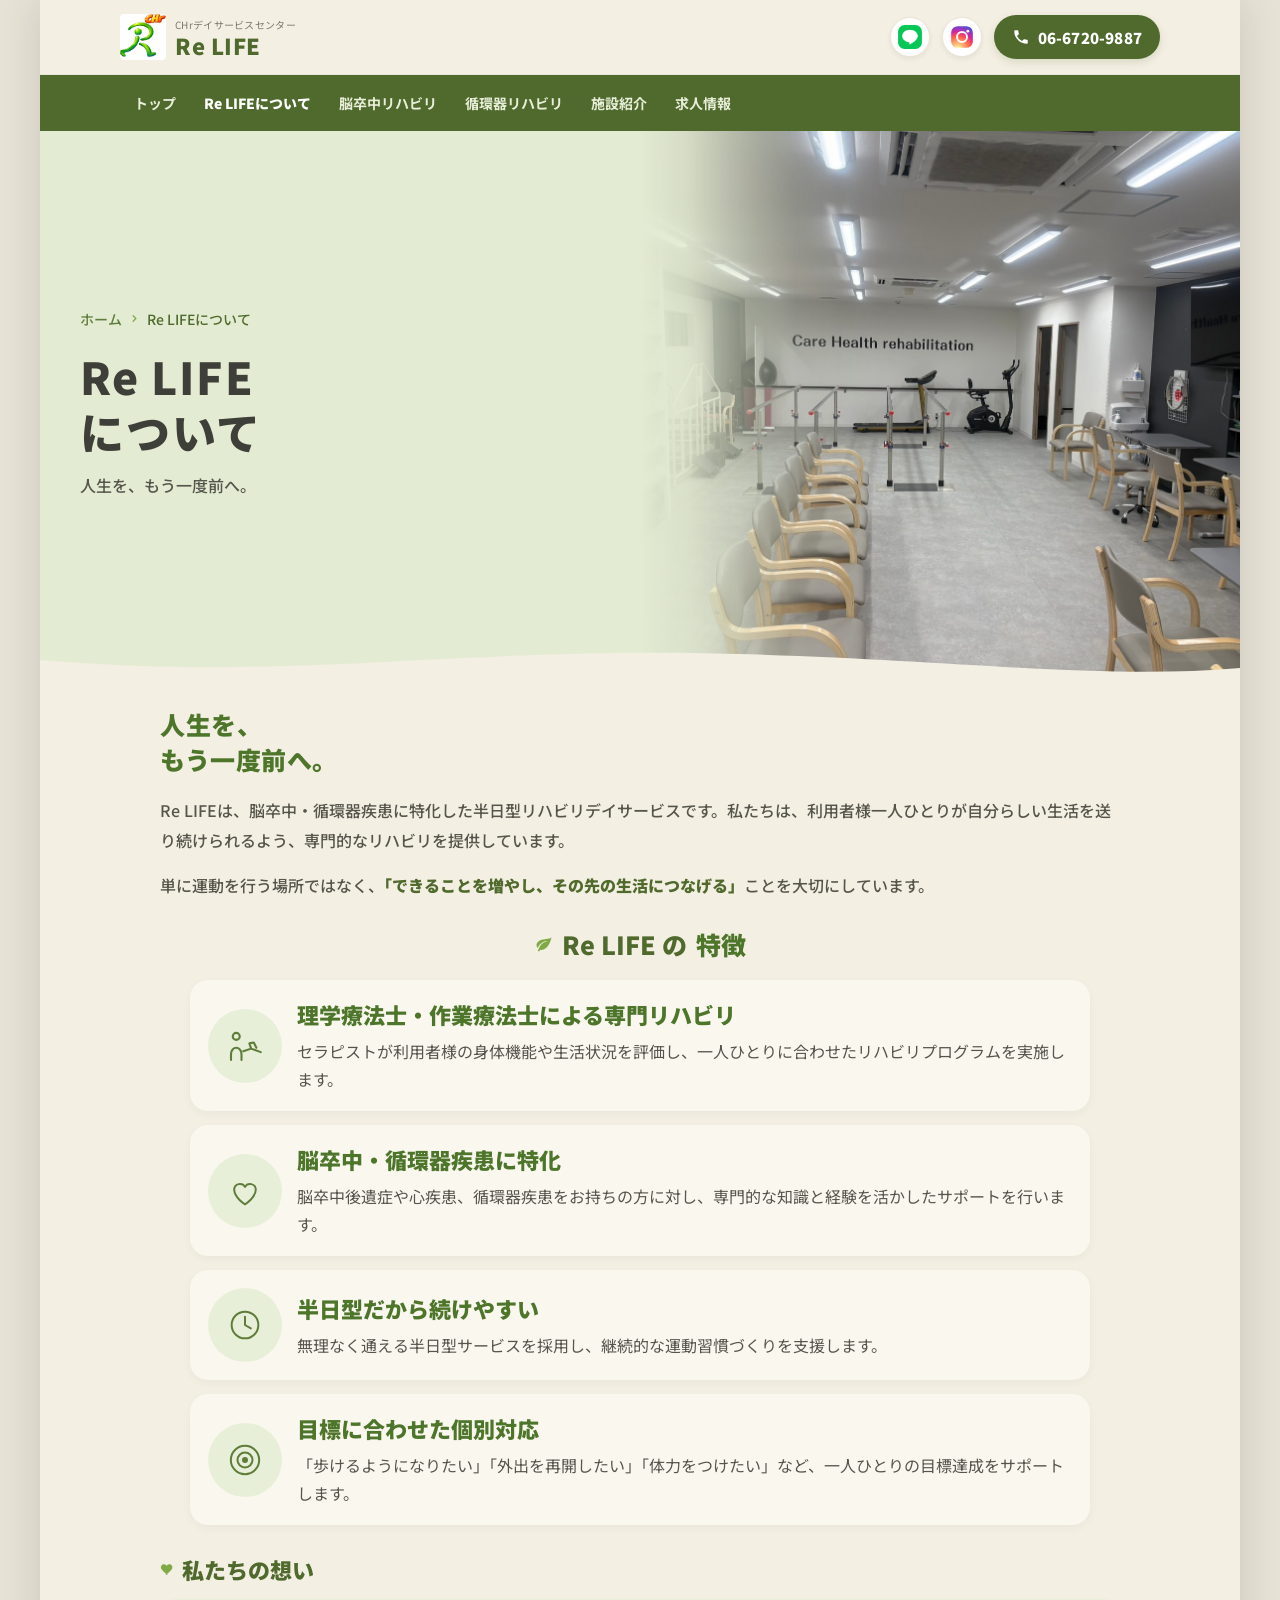
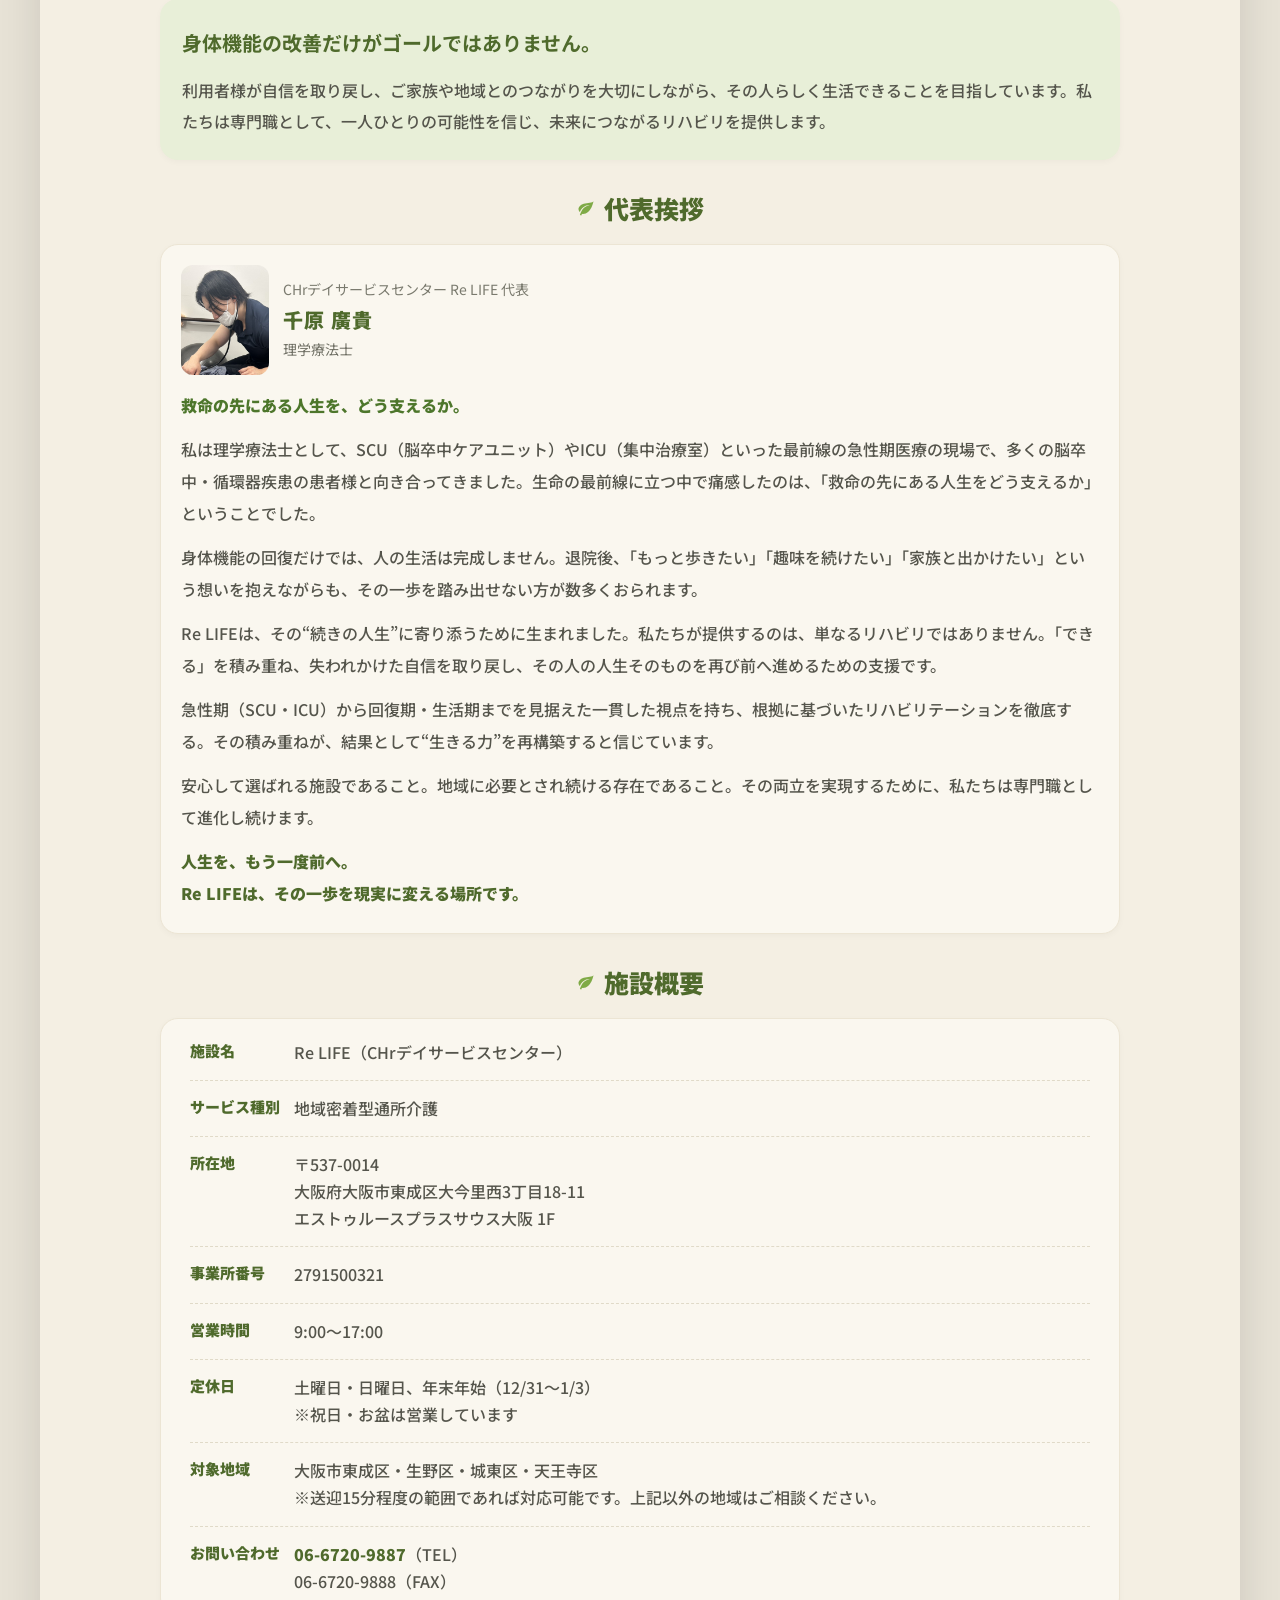
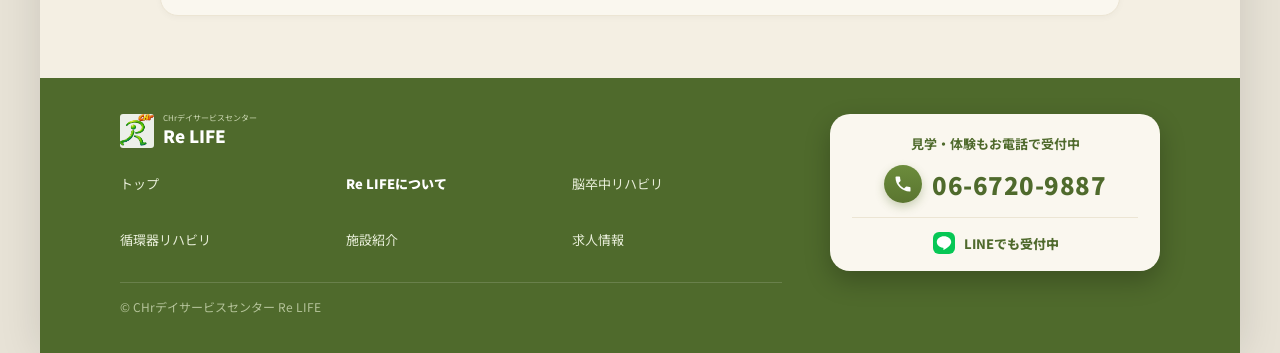
<file: about.html>
﻿<!DOCTYPE html>
<html lang="ja">
<head>
<meta charset="UTF-8">
<meta name="viewport" content="width=device-width, initial-scale=1">
<title>Re LIFEについて｜CHrデイサービスセンター Re LIFE</title>
<meta name="description" content="Re LIFEは脳卒中・循環器疾患に特化した半日型リハビリデイサービス。理学療法士・作業療法士による専門リハビリで、できることを増やし、その先の生活につなげます。代表挨拶・施設概要はこちら。">
<meta property="og:title" content="Re LIFEについて｜CHrデイサービスセンター Re LIFE">
<meta property="og:description" content="Re LIFEは脳卒中・循環器疾患に特化した半日型リハビリデイサービス。理学療法士・作業療法士による専門リハビリで、できることを増やし、その先の生活につなげます。代表挨拶・施設概要はこちら。">
<meta property="og:type" content="website">
<meta property="og:image" content="ogp.jpg">
<meta property="og:image:width" content="1050">
<meta property="og:image:height" content="1031">
<meta property="og:image:alt" content="CHrデイサービスセンター Re LIFE">
<meta name="twitter:card" content="summary_large_image">
<meta name="twitter:image" content="ogp.jpg">
<meta name="twitter:image:alt" content="CHrデイサービスセンター Re LIFE">
<link rel="preconnect" href="https://fonts.googleapis.com">
<link rel="preconnect" href="https://fonts.gstatic.com" crossorigin>
<link href="https://fonts.googleapis.com/css2?family=Noto+Sans+JP:wght@400;500;700;900&display=swap" rel="stylesheet">
<link rel="stylesheet" href="style.css">
<link rel="icon" type="image/png" href="favicon.png">
</head>
<body>
<a class="skip-link" href="#main-content">本文へ移動</a>
<div class="lp">

  <!-- HEADER -->
  <header class="site-header">
    <a href="index.html" class="site-header__logo">
      <img src="素材/ロゴ/logo_chr_relife.jpg" alt="Re LIFE ロゴ" class="site-header__logo-img">
      <div>
        <div class="site-header__sub">CHrデイサービスセンター</div>
        <div class="site-header__name">Re LIFE</div>
      </div>
    </a>
    <div class="site-header__actions">
      <!-- ★★ 公開前に必ず差し替え：LINE公式アカウントのURL（千原さん待ち／全6ページ共通） -->
      <a href="https://line.me/ti/p/TNzLzJ45UP" class="site-header__sns" target="_blank" rel="noopener noreferrer" aria-label="LINEで友だち追加">
        <svg viewBox="0 0 24 24" width="26" height="26" aria-hidden="true"><rect x="1" y="1" width="22" height="22" rx="6" fill="#06C755"></rect><path d="M19.2 11.1c0-3.2-3.2-5.8-7.2-5.8s-7.2 2.6-7.2 5.8c0 2.9 2.6 5.3 6 5.7.24.05.56.16.64.36.07.18.05.46.02.64l-.1.6c-.03.18-.14.7.62.38s4.05-2.39 5.53-4.09c1.02-1.12 1.69-2.26 1.69-3.57z" fill="#fff"></path></svg>
      </a>
      <a href="https://www.instagram.com/relifeup2025?utm_source=qr" class="site-header__sns" target="_blank" rel="noopener noreferrer" aria-label="Instagram @relifeup2025">
        <svg viewBox="0 0 24 24" width="26" height="26" aria-hidden="true">
          <defs><radialGradient id="igHeader" cx="30%" cy="107%" r="135%"><stop offset="0%" stop-color="#fdf497"></stop><stop offset="5%" stop-color="#fdf497"></stop><stop offset="45%" stop-color="#fd5949"></stop><stop offset="60%" stop-color="#d6249f"></stop><stop offset="90%" stop-color="#285AEB"></stop></radialGradient></defs>
          <rect x="2" y="2" width="20" height="20" rx="6" fill="url(#igHeader)"></rect>
          <circle cx="12" cy="12" r="4.6" fill="none" stroke="#fff" stroke-width="1.8"></circle>
          <circle cx="17.4" cy="6.6" r="1.3" fill="#fff"></circle>
        </svg>
      </a>
      <a href="tel:0667209887" class="site-header__tel" aria-label="電話で問い合わせ：06-6720-9887">
        <svg viewBox="0 0 24 24" width="18" height="18" aria-hidden="true"><path d="M6.62 10.79a15.53 15.53 0 0 0 6.59 6.59l2.2-2.2a1 1 0 0 1 1.02-.24 11.36 11.36 0 0 0 3.57.57 1 1 0 0 1 1 1V20a1 1 0 0 1-1 1A17 17 0 0 1 3 4a1 1 0 0 1 1-1h3.5a1 1 0 0 1 1 1c0 1.25.2 2.45.57 3.57a1 1 0 0 1-.25 1.02l-2.2 2.2z"></path></svg>
        06-6720-9887
      </a>
    </div>
    <button class="menu-btn" type="button" aria-label="メニューを開く" aria-expanded="false" aria-controls="navDrawer">
      <span></span><span></span><span></span>
    </button>
  </header>

  <!-- NAV DRAWER -->
  <nav class="nav-drawer" id="navDrawer" aria-label="メインナビゲーション" hidden>
    <button class="nav-drawer__close" type="button" aria-label="メニューを閉じる">✕</button>
    <ul>
      <li><a href="index.html">トップ</a></li>
      <li><a href="about.html" class="current" aria-current="page">Re LIFEについて</a></li>
      <li><a href="nosotchu-reha.html">脳卒中リハビリ</a></li>
      <li><a href="junkanki-reha.html">循環器リハビリ</a></li>
      <li><a href="facility.html">施設紹介</a></li>
      <li><a href="recruit.html">求人情報</a></li>
    </ul>
    <div class="nav-drawer__mobile-contact">
    <a href="tel:0667209887" class="nav-drawer__tel">
      <svg viewBox="0 0 24 24" width="18" height="18" fill="#5f9b2e" aria-hidden="true"><path d="M6.62 10.79a15.53 15.53 0 0 0 6.59 6.59l2.2-2.2a1 1 0 0 1 1.02-.24 11.36 11.36 0 0 0 3.57.57 1 1 0 0 1 1 1V20a1 1 0 0 1-1 1A17 17 0 0 1 3 4a1 1 0 0 1 1-1h3.5a1 1 0 0 1 1 1c0 1.25.2 2.45.57 3.57a1 1 0 0 1-.25 1.02l-2.2 2.2z"></path></svg>
      06-6720-9887
    </a>
    </div>
  </nav>

  <main id="main-content">
  <!-- PAGE HERO -->
  <!-- 2026-08-20: 施設紹介ページの最上部にあった訓練スペース全景をここへ移設（ユーザー指示）。
       施設紹介の最上部は、トップの施設紹介カードと同じ外観写真に揃えた -->
  <section class="page-hero" style="--hero-photo-x:50%;--hero-photo-y:50%;">
    <div class="page-hero__media">
      <img src="素材/写真/facility_hero_kunren-space.jpg" alt="リハビリ機器が並ぶRe LIFEの明るい訓練スペース" width="1477" height="1108" loading="eager" fetchpriority="high" decoding="async">
    </div>
    <div class="page-hero__copy">
      <div class="page-hero__breadcrumb" style="display:flex;align-items:center;gap:7px;font-size:12px;color:#5f7d3a;font-weight:500;margin-bottom:16px;">
        <a href="index.html" style="color:#5f7d3a;text-decoration:none;">ホーム</a>
        <svg viewBox="0 0 24 24" width="11" height="11" fill="none" stroke="var(--green-light)" stroke-width="2.6" stroke-linecap="round" stroke-linejoin="round" aria-hidden="true"><path d="M9 6l6 6-6 6"></path></svg>
        <span style="color:var(--green-dark);">Re LIFEについて</span>
      </div>
      <h1 class="page-hero__title" style="font-size:30px;font-weight:900;line-height:1.25;letter-spacing:1px;margin-bottom:16px;">Re LIFE<br>について</h1>
      <p class="page-hero__lead" style="font-size:13.5px;line-height:1.8;color:#4a4a42;font-weight:500;">人生を、もう一度前へ。</p>
    </div>
    <svg viewBox="0 0 430 40" preserveAspectRatio="none" style="position:absolute;left:0;bottom:-1px;width:100%;height:40px;display:block;z-index:3;" aria-hidden="true">
      <path d="M0,40 L0,18 C90,40 150,4 250,12 C330,18 380,38 430,26 L430,40 Z" fill="#f4efe3"></path>
    </svg>
  </section>

  <!-- LEAD（施設紹介本文） -->
  <section style="padding:26px 22px 8px;">
    <h2 style="font-size:22px;font-weight:900;line-height:1.4;color:var(--green);letter-spacing:.5px;margin-bottom:18px;">人生を、<br>もう一度前へ。</h2>
    <p style="font-size:13.5px;line-height:1.95;color:var(--text-body);font-weight:500;margin-bottom:14px;">Re LIFEは、脳卒中・循環器疾患に特化した半日型リハビリデイサービスです。私たちは、利用者様一人ひとりが自分らしい生活を送り続けられるよう、専門的なリハビリを提供しています。</p>
    <p style="font-size:13.5px;line-height:1.95;color:var(--text-body);font-weight:500;">単に運動を行う場所ではなく、<span style="color:var(--green-dark);font-weight:900;">「できることを増やし、その先の生活につなげる」</span>ことを大切にしています。</p>
  </section>

  <!-- 特徴4項目 -->
  <section style="padding:18px 18px 6px;">
    <h2 class="section-heading">
      <svg viewBox="0 0 24 24" width="18" height="18" fill="var(--green-light)" aria-hidden="true"><path d="M17 8C8 10 5.9 16.17 3.82 21.34l1.89.66.95-2.3c.48.17.98.3 1.34.3C19 20 22 3 22 3c-1 2-8 2.25-13 3.25S2 11.5 2 13.5s1.75 3.75 1.75 3.75C7 8 17 8 17 8z"></path></svg>
      Re LIFE の <span style="color:var(--green);">特徴</span>
    </h2>
    <div style="display:flex;flex-direction:column;gap:14px;">
      <div class="approach-card">
        <span class="approach-card__icon">
          <svg viewBox="0 0 48 48" width="42" height="42" fill="none" stroke="#5f7d3a" stroke-width="2.4" stroke-linecap="round" stroke-linejoin="round" aria-hidden="true"><circle cx="14" cy="13" r="4"></circle><path d="M8 40v-7c0-4 3-7 6-7s6 3 6 7v7"></path><path d="M22 30l9-3 11 4"></path><path d="M31 27l-2-6 5-1 3 6"></path></svg>
        </span>
        <div>
          <h3 class="approach-card__title">理学療法士・作業療法士による専門リハビリ</h3>
          <p class="approach-card__desc">セラピストが利用者様の身体機能や生活状況を評価し、一人ひとりに合わせたリハビリプログラムを実施します。</p>
        </div>
      </div>
      <div class="approach-card">
        <span class="approach-card__icon">
          <svg viewBox="0 0 48 48" width="40" height="40" fill="none" stroke="#5f7d3a" stroke-width="2.4" stroke-linecap="round" stroke-linejoin="round" aria-hidden="true"><path d="M24 40s-13-8-13-18a7 7 0 0 1 13-3 7 7 0 0 1 13 3c0 10-13 18-13 18z"></path></svg>
        </span>
        <div>
          <h3 class="approach-card__title">脳卒中・循環器疾患に特化</h3>
          <p class="approach-card__desc">脳卒中後遺症や心疾患、循環器疾患をお持ちの方に対し、専門的な知識と経験を活かしたサポートを行います。</p>
        </div>
      </div>
      <div class="approach-card">
        <span class="approach-card__icon">
          <svg viewBox="0 0 48 48" width="40" height="40" fill="none" stroke="#5f7d3a" stroke-width="2.4" stroke-linecap="round" stroke-linejoin="round" aria-hidden="true"><circle cx="24" cy="24" r="16"></circle><path d="M24 14v10l7 4"></path></svg>
        </span>
        <div>
          <h3 class="approach-card__title">半日型だから続けやすい</h3>
          <p class="approach-card__desc">無理なく通える半日型サービスを採用し、継続的な運動習慣づくりを支援します。</p>
        </div>
      </div>
      <div class="approach-card">
        <span class="approach-card__icon">
          <svg viewBox="0 0 48 48" width="40" height="40" fill="none" stroke="#5f7d3a" stroke-width="2.4" stroke-linecap="round" stroke-linejoin="round" aria-hidden="true"><circle cx="24" cy="24" r="17"></circle><circle cx="24" cy="24" r="9"></circle><circle cx="24" cy="24" r="2.4" fill="#5f7d3a"></circle></svg>
        </span>
        <div>
          <h3 class="approach-card__title">目標に合わせた個別対応</h3>
          <p class="approach-card__desc">「歩けるようになりたい」「外出を再開したい」「体力をつけたい」など、一人ひとりの目標達成をサポートします。</p>
        </div>
      </div>
    </div>
  </section>

  <!-- 私たちの想い -->
  <section style="padding:22px 18px 6px;">
    <h2 class="section-heading section-heading--sm">
      <svg viewBox="0 0 24 24" width="16" height="16" fill="var(--green-light)" aria-hidden="true"><path d="M12 21s-7-4.5-10-9C.5 9 2 5 6 5c2 0 3.2 1.2 4 2.3C10.8 6.2 12 5 14 5c4 0 5.5 4 4 7-3 4.5-10 9-10 9z"></path></svg>
      私たちの想い
    </h2>
    <div class="card" style="padding:24px 22px;background:var(--green-pale);border:none;">
      <p style="font-size:13.5px;line-height:2;color:var(--green-dark);font-weight:700;margin-bottom:12px;">身体機能の改善だけがゴールではありません。</p>
      <p class="about-values__body" style="font-size:12.5px;line-height:2;color:var(--text-body);font-weight:500;">利用者様が自信を取り戻し、ご家族や地域とのつながりを大切にしながら、その人らしく生活できることを目指しています。私たちは専門職として、一人ひとりの可能性を信じ、未来につながるリハビリを提供します。</p>
    </div>
  </section>

  <!-- 代表挨拶 -->
  <section style="padding:24px 18px 6px;">
    <h2 class="section-heading">
      <svg viewBox="0 0 24 24" width="18" height="18" fill="var(--green-light)" aria-hidden="true"><path d="M17 8C8 10 5.9 16.17 3.82 21.34l1.89.66.95-2.3c.48.17.98.3 1.34.3C19 20 22 3 22 3c-1 2-8 2.25-13 3.25S2 11.5 2 13.5s1.75 3.75 1.75 3.75C7 8 17 8 17 8z"></path></svg>
      代表挨拶
    </h2>
    <div class="card" style="padding:20px 20px 24px;">
      <div style="display:flex;gap:14px;align-items:center;margin-bottom:18px;">
        <!-- 2026-08-20: 写真リスト No.11。代表のリハビリ風景から顔まわりを正方形に切り出したもの（daihyo_face.jpg）。
             当初は「斜めを向いた顔写真が届いたら差し替える」前提だったが、このままでよいと確定（撮り直し不要） -->
        <div style="width:88px;height:110px;flex:none;border-radius:12px;overflow:hidden;">
          <img src="素材/写真/daihyo_face.jpg" alt="代表 千原 廣貴" style="width:100%;height:100%;object-fit:cover;object-position:45% 35%;display:block;" loading="lazy" decoding="async">
        </div>
        <div>
          <div class="representative-card__meta" style="font-size:11px;color:var(--text-muted);margin-bottom:4px;">CHrデイサービスセンター Re LIFE 代表</div>
          <div style="font-size:20px;font-weight:900;color:var(--green-dark);letter-spacing:1px;">千原 廣貴</div>
          <div class="representative-card__meta" style="font-size:11px;color:var(--text-sub);margin-top:5px;">理学療法士</div>
        </div>
      </div>
      <p style="font-size:16px;font-weight:900;color:var(--green);line-height:1.6;margin-bottom:14px;">救命の先にある人生を、どう支えるか。</p>
      <div style="font-size:12.5px;line-height:2;color:var(--text-body);font-weight:500;">
        <p style="margin-bottom:12px;">私は理学療法士として、SCU（脳卒中ケアユニット）やICU（集中治療室）といった最前線の急性期医療の現場で、多くの脳卒中・循環器疾患の患者様と向き合ってきました。生命の最前線に立つ中で痛感したのは、「救命の先にある人生をどう支えるか」ということでした。</p>
        <p style="margin-bottom:12px;">身体機能の回復だけでは、人の生活は完成しません。退院後、「もっと歩きたい」「趣味を続けたい」「家族と出かけたい」という想いを抱えながらも、その一歩を踏み出せない方が数多くおられます。</p>
        <p style="margin-bottom:12px;">Re LIFEは、その“続きの人生”に寄り添うために生まれました。私たちが提供するのは、単なるリハビリではありません。「できる」を積み重ね、失われかけた自信を取り戻し、その人の人生そのものを再び前へ進めるための支援です。</p>
        <p style="margin-bottom:12px;">急性期（SCU・ICU）から回復期・生活期までを見据えた一貫した視点を持ち、根拠に基づいたリハビリテーションを徹底する。その積み重ねが、結果として“生きる力”を再構築すると信じています。</p>
        <p style="margin-bottom:12px;">安心して選ばれる施設であること。地域に必要とされ続ける存在であること。その両立を実現するために、私たちは専門職として進化し続けます。</p>
        <p style="font-weight:900;color:var(--green-dark);">人生を、もう一度前へ。<br>Re LIFEは、その一歩を現実に変える場所です。</p>
      </div>
    </div>
  </section>

  <!-- 施設概要 -->
  <section style="padding:24px 18px 6px;">
    <h2 class="section-heading">
      <svg viewBox="0 0 24 24" width="18" height="18" fill="var(--green-light)" aria-hidden="true"><path d="M17 8C8 10 5.9 16.17 3.82 21.34l1.89.66.95-2.3c.48.17.98.3 1.34.3C19 20 22 3 22 3c-1 2-8 2.25-13 3.25S2 11.5 2 13.5s1.75 3.75 1.75 3.75C7 8 17 8 17 8z"></path></svg>
      施設概要
    </h2>
    <div class="card" style="padding:6px 20px;">
      <dl class="info-table">
        <div><dt>施設名</dt><dd>Re LIFE（CHrデイサービスセンター）</dd></div>
        <div><dt>サービス種別</dt><dd>地域密着型通所介護</dd></div>
        <div><dt>所在地</dt><dd>〒537-0014<br>大阪府大阪市東成区大今里西3丁目18-11<br>エストゥルースプラスサウス大阪 1F</dd></div>
        <div><dt>事業所番号</dt><dd>2791500321</dd></div>
        <div><dt>営業時間</dt><dd>9:00〜17:00</dd></div>
        <div><dt>定休日</dt><dd>土曜日・日曜日、年末年始（12/31〜1/3）<br>※祝日・お盆は営業しています</dd></div>
        <div><dt>対象地域</dt><dd>大阪市東成区・生野区・城東区・天王寺区<br>※送迎15分程度の範囲であれば対応可能です。上記以外の地域はご相談ください。</dd></div>
        <div><dt>お問い合わせ</dt><dd><a href="tel:0667209887" style="color:var(--green-dark);font-weight:900;text-decoration:none;">06-6720-9887</a>（TEL）<br>06-6720-9888（FAX）</dd></div>
      </dl>
    </div>
  </section>

  <!-- CTA -->
  <!-- 960px以上ではフッター内のCTAに置き換わるため、このセクションは隠れる（2026-08-13） -->
  <section class="final-contact-section" style="padding:24px 18px 26px;">
    <div class="cta-block">
      <a href="tel:0667209887" class="cta-block__main">
        <div class="cta-block__label">
          <svg viewBox="0 0 24 24" width="15" height="15" fill="rgba(255,255,255,.85)" aria-hidden="true"><path d="M17 8C8 10 5.9 16.17 3.82 21.34l1.89.66.95-2.3c.48.17.98.3 1.34.3C19 20 22 3 22 3c-1 2-8 2.25-13 3.25S2 11.5 2 13.5s1.75 3.75 1.75 3.75C7 8 17 8 17 8z"></path></svg>
          見学・体験もお電話で受付中
          <svg viewBox="0 0 24 24" width="15" height="15" fill="rgba(255,255,255,.85)" style="transform:scaleX(-1);" aria-hidden="true"><path d="M17 8C8 10 5.9 16.17 3.82 21.34l1.89.66.95-2.3c.48.17.98.3 1.34.3C19 20 22 3 22 3c-1 2-8 2.25-13 3.25S2 11.5 2 13.5s1.75 3.75 1.75 3.75C7 8 17 8 17 8z"></path></svg>
        </div>
        <div class="cta-block__tel">
          <span class="cta-block__tel-icon">
            <svg viewBox="0 0 24 24" width="22" height="22" fill="#fff" aria-hidden="true"><path d="M6.62 10.79a15.53 15.53 0 0 0 6.59 6.59l2.2-2.2a1 1 0 0 1 1.02-.24 11.36 11.36 0 0 0 3.57.57 1 1 0 0 1 1 1V20a1 1 0 0 1-1 1A17 17 0 0 1 3 4a1 1 0 0 1 1-1h3.5a1 1 0 0 1 1 1c0 1.25.2 2.45.57 3.57a1 1 0 0 1-.25 1.02l-2.2 2.2z"></path></svg>
          </span>
          <span class="cta-block__tel-num">06-6720-9887</span>
          <svg viewBox="0 0 24 24" width="17" height="17" fill="none" stroke="#fff" stroke-width="2.8" stroke-linecap="round" stroke-linejoin="round" aria-hidden="true"><path d="M9 6l6 6-6 6"></path></svg>
        </div>
      </a>
      <!-- ★★ 公開前に必ず差し替え：LINE公式アカウントのURL（600px以上でのみ表示） -->
      <a href="https://line.me/ti/p/TNzLzJ45UP" class="cta-block__line" target="_blank" rel="noopener noreferrer">
        <span class="cta-block__line-icon">
          <svg viewBox="0 0 24 24" width="32" height="32" aria-hidden="true"><rect x="1" y="1" width="22" height="22" rx="6" fill="#06C755"></rect><path d="M19.2 11.1c0-3.2-3.2-5.8-7.2-5.8s-7.2 2.6-7.2 5.8c0 2.9 2.6 5.3 6 5.7.24.05.56.16.64.36.07.18.05.46.02.64l-.1.6c-.03.18-.14.7.62.38s4.05-2.39 5.53-4.09c1.02-1.12 1.69-2.26 1.69-3.57z" fill="#fff"></path></svg>
        </span>
        LINEでも受付中
      </a>
    </div>
  </section>

  </main>
  <!-- FOOTER -->
  <!-- 2026-08-13: 960px以上ではフッターを「左＝情報／右＝CTA」の2カラムにしている -->
  <footer class="site-footer">
    <div class="site-footer__body">
    <div class="site-footer__logo">
      <img src="素材/ロゴ/logo_chr_relife.jpg" alt="Re LIFE ロゴ">
      <div>
        <div class="site-footer__sub">CHrデイサービスセンター</div>
        <div class="site-footer__name">Re LIFE</div>
      </div>
    </div>
    <nav class="site-footer__nav-grid" aria-label="フッターナビゲーション">
      <a href="index.html">トップ</a>
      <a href="about.html" class="current" aria-current="page">Re LIFEについて</a>
      <a href="nosotchu-reha.html">脳卒中リハビリ</a>
      <a href="junkanki-reha.html">循環器リハビリ</a>
      <a href="facility.html">施設紹介</a>
      <a href="recruit.html">求人情報</a>
    </nav>
    <!-- 2026-08-13: 住所・TEL・FAXを削除（ユーザー判断）。ここは著作権表示だけ -->
    <div class="site-footer__info">
      <span class="site-footer__copy">© CHrデイサービスセンター Re LIFE</span>
    </div>
    </div>
    <!-- 960px以上でのみ表示。フッターが濃緑なので白カードで浮かせる -->
    <div class="site-footer__cta">
      <a href="tel:0667209887" class="footer-cta__main">
        <span class="footer-cta__label">見学・体験もお電話で受付中</span>
        <span class="footer-cta__tel">
          <span class="footer-cta__tel-icon">
            <svg viewBox="0 0 24 24" width="20" height="20" fill="#fff" aria-hidden="true"><path d="M6.62 10.79a15.53 15.53 0 0 0 6.59 6.59l2.2-2.2a1 1 0 0 1 1.02-.24 11.36 11.36 0 0 0 3.57.57 1 1 0 0 1 1 1V20a1 1 0 0 1-1 1A17 17 0 0 1 3 4a1 1 0 0 1 1-1h3.5a1 1 0 0 1 1 1c0 1.25.2 2.45.57 3.57a1 1 0 0 1-.25 1.02l-2.2 2.2z"></path></svg>
          </span>
          <span class="footer-cta__tel-num">06-6720-9887</span>
        </span>
      </a>
      <!-- ★★ 公開前に必ず差し替え：LINE公式アカウントのURL -->
      <a href="https://line.me/ti/p/TNzLzJ45UP" class="footer-cta__line" target="_blank" rel="noopener noreferrer">
        <svg viewBox="0 0 24 24" width="24" height="24" aria-hidden="true"><rect x="1" y="1" width="22" height="22" rx="6" fill="#06C755"></rect><path d="M19.2 11.1c0-3.2-3.2-5.8-7.2-5.8s-7.2 2.6-7.2 5.8c0 2.9 2.6 5.3 6 5.7.24.05.56.16.64.36.07.18.05.46.02.64l-.1.6c-.03.18-.14.7.62.38s4.05-2.39 5.53-4.09c1.02-1.12 1.69-2.26 1.69-3.57z" fill="#fff"></path></svg>
        LINEでも受付中
      </a>
    </div>
  </footer>

</div>
<!-- 右下に浮くLINEボタン（スマホ専用／600px以上では非表示）
     ★★ 公開前に必ず差し替え：LINE公式アカウントのURL -->
<a href="https://line.me/ti/p/TNzLzJ45UP" class="line-fab" target="_blank" rel="noopener noreferrer">
  <svg viewBox="0 0 24 24" width="28" height="28" aria-hidden="true"><path d="M12 3.6c-4.7 0-8.5 3-8.5 6.8 0 3.4 3 6.2 7.1 6.7.28.06.65.19.75.42.08.21.05.54.03.75l-.12.7c-.04.21-.17.83.73.45s4.8-2.83 6.55-4.84C19.8 12.9 20.5 11.5 20.5 10.4c0-3.8-3.8-6.8-8.5-6.8z" fill="#fff"></path></svg>
  LINE受付中
</a>
<script src="site.js"></script>
</body>
</html>
</file>
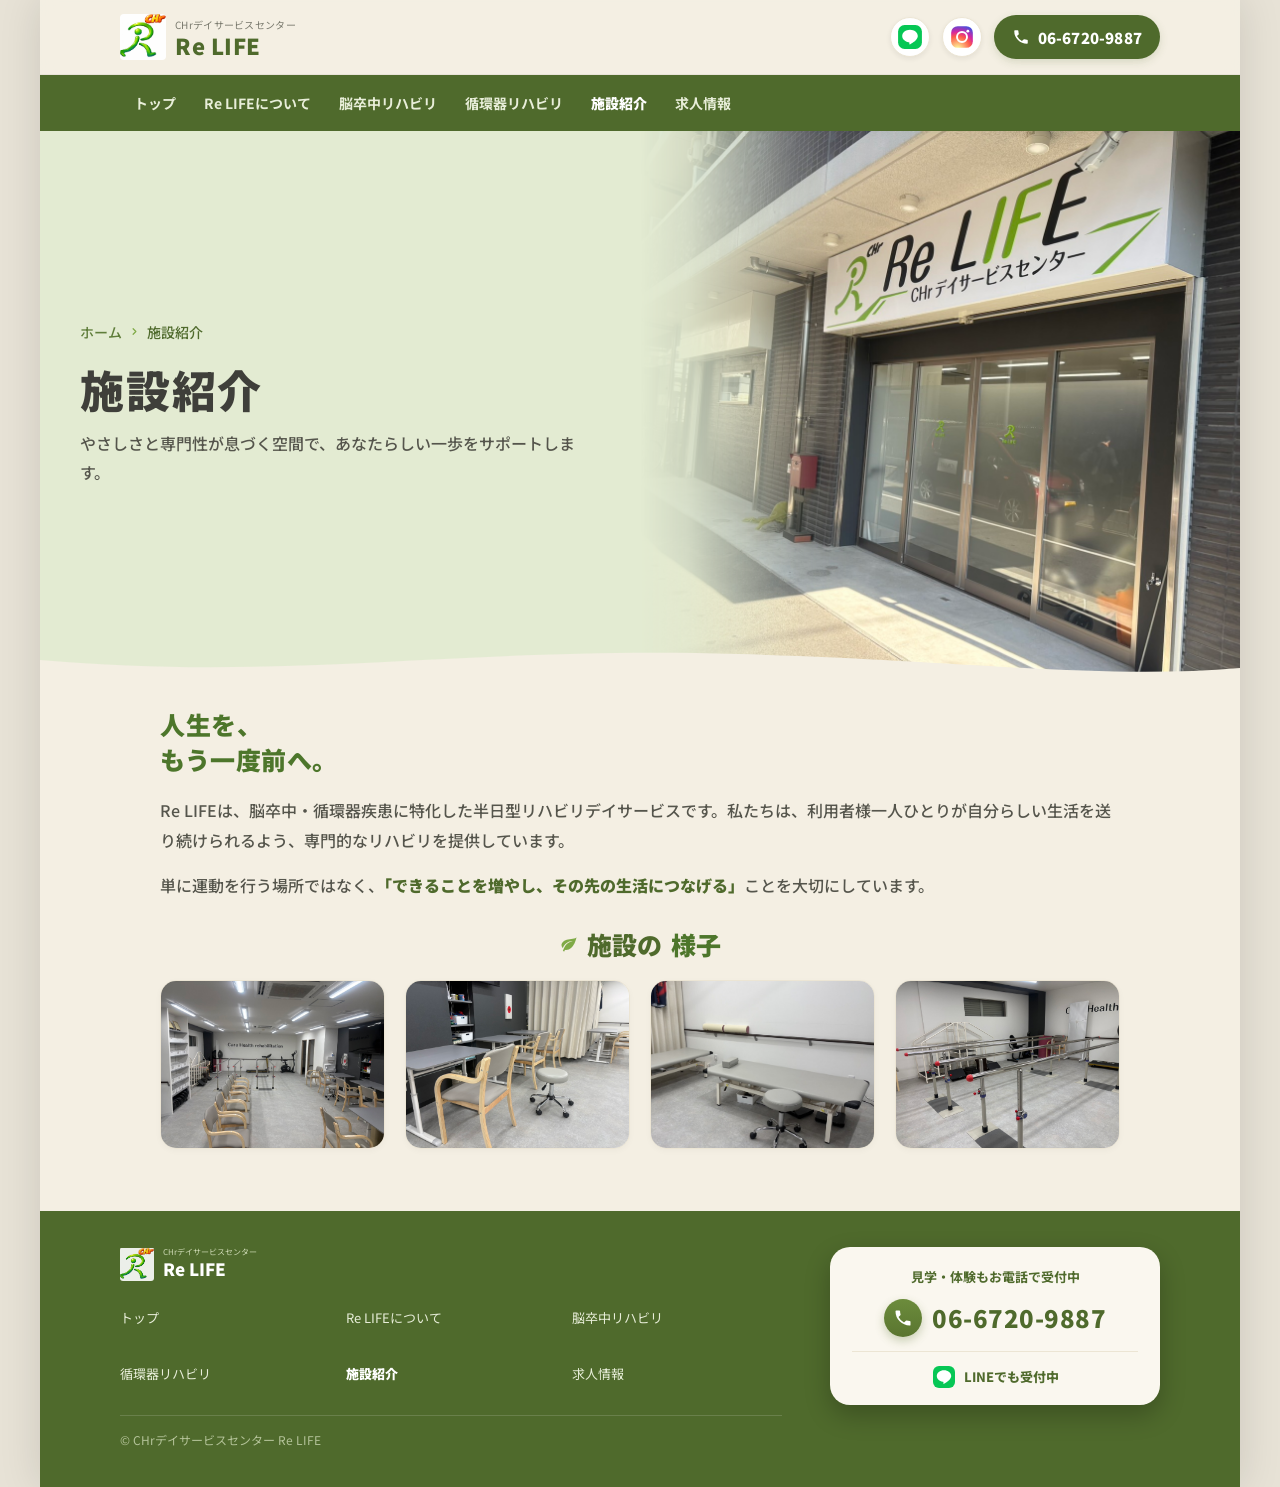
<file: facility.html>
﻿<!DOCTYPE html>
<html lang="ja">
<head>
<meta charset="UTF-8">
<meta name="viewport" content="width=device-width, initial-scale=1">
<title>施設紹介｜CHrデイサービスセンター Re LIFE</title>
<meta name="description" content="Re LIFEは脳卒中・循環器疾患に特化した半日型リハビリデイサービス。清潔感のある空間で理学療法士・作業療法士が専門的なリハビリを提供します。施設の様子はこちら。">
<meta property="og:title" content="施設紹介｜CHrデイサービスセンター Re LIFE">
<meta property="og:description" content="Re LIFEは脳卒中・循環器疾患に特化した半日型リハビリデイサービス。清潔感のある空間で理学療法士・作業療法士が専門的なリハビリを提供します。施設の様子はこちら。">
<meta property="og:type" content="website">
<meta property="og:image" content="ogp.jpg">
<meta property="og:image:width" content="1050">
<meta property="og:image:height" content="1031">
<meta property="og:image:alt" content="CHrデイサービスセンター Re LIFE">
<meta name="twitter:card" content="summary_large_image">
<meta name="twitter:image" content="ogp.jpg">
<meta name="twitter:image:alt" content="CHrデイサービスセンター Re LIFE">
<link rel="preconnect" href="https://fonts.googleapis.com">
<link rel="preconnect" href="https://fonts.gstatic.com" crossorigin>
<link href="https://fonts.googleapis.com/css2?family=Noto+Sans+JP:wght@400;500;700;900&display=swap" rel="stylesheet">
<link rel="stylesheet" href="style.css">
<link rel="icon" type="image/png" href="favicon.png">
</head>
<body>
<a class="skip-link" href="#main-content">本文へ移動</a>
<div class="lp">

  <!-- HEADER -->
  <header class="site-header">
    <a href="index.html" class="site-header__logo">
      <img src="素材/ロゴ/logo_chr_relife.jpg" alt="Re LIFE ロゴ" class="site-header__logo-img">
      <div>
        <div class="site-header__sub">CHrデイサービスセンター</div>
        <div class="site-header__name">Re LIFE</div>
      </div>
    </a>
    <div class="site-header__actions">
      <!-- ★★ 公開前に必ず差し替え：LINE公式アカウントのURL（千原さん待ち／全6ページ共通） -->
      <a href="https://line.me/ti/p/TNzLzJ45UP" class="site-header__sns" target="_blank" rel="noopener noreferrer" aria-label="LINEで友だち追加">
        <svg viewBox="0 0 24 24" width="26" height="26" aria-hidden="true"><rect x="1" y="1" width="22" height="22" rx="6" fill="#06C755"></rect><path d="M19.2 11.1c0-3.2-3.2-5.8-7.2-5.8s-7.2 2.6-7.2 5.8c0 2.9 2.6 5.3 6 5.7.24.05.56.16.64.36.07.18.05.46.02.64l-.1.6c-.03.18-.14.7.62.38s4.05-2.39 5.53-4.09c1.02-1.12 1.69-2.26 1.69-3.57z" fill="#fff"></path></svg>
      </a>
      <a href="https://www.instagram.com/relifeup2025?utm_source=qr" class="site-header__sns" target="_blank" rel="noopener noreferrer" aria-label="Instagram @relifeup2025">
        <svg viewBox="0 0 24 24" width="26" height="26" aria-hidden="true">
          <defs><radialGradient id="igHeader" cx="30%" cy="107%" r="135%"><stop offset="0%" stop-color="#fdf497"></stop><stop offset="5%" stop-color="#fdf497"></stop><stop offset="45%" stop-color="#fd5949"></stop><stop offset="60%" stop-color="#d6249f"></stop><stop offset="90%" stop-color="#285AEB"></stop></radialGradient></defs>
          <rect x="2" y="2" width="20" height="20" rx="6" fill="url(#igHeader)"></rect>
          <circle cx="12" cy="12" r="4.6" fill="none" stroke="#fff" stroke-width="1.8"></circle>
          <circle cx="17.4" cy="6.6" r="1.3" fill="#fff"></circle>
        </svg>
      </a>
      <a href="tel:0667209887" class="site-header__tel" aria-label="電話で問い合わせ：06-6720-9887">
        <svg viewBox="0 0 24 24" width="18" height="18" aria-hidden="true"><path d="M6.62 10.79a15.53 15.53 0 0 0 6.59 6.59l2.2-2.2a1 1 0 0 1 1.02-.24 11.36 11.36 0 0 0 3.57.57 1 1 0 0 1 1 1V20a1 1 0 0 1-1 1A17 17 0 0 1 3 4a1 1 0 0 1 1-1h3.5a1 1 0 0 1 1 1c0 1.25.2 2.45.57 3.57a1 1 0 0 1-.25 1.02l-2.2 2.2z"></path></svg>
        06-6720-9887
      </a>
    </div>
    <button class="menu-btn" type="button" aria-label="メニューを開く" aria-expanded="false" aria-controls="navDrawer">
      <span></span><span></span><span></span>
    </button>
  </header>

  <!-- NAV DRAWER -->
  <nav class="nav-drawer" id="navDrawer" aria-label="メインナビゲーション" hidden>
    <button class="nav-drawer__close" type="button" aria-label="メニューを閉じる">✕</button>
    <ul>
      <li><a href="index.html">トップ</a></li>
      <li><a href="about.html">Re LIFEについて</a></li>
      <li><a href="nosotchu-reha.html">脳卒中リハビリ</a></li>
      <li><a href="junkanki-reha.html">循環器リハビリ</a></li>
      <li><a href="facility.html" class="current" aria-current="page">施設紹介</a></li>
      <li><a href="recruit.html">求人情報</a></li>
    </ul>
    <div class="nav-drawer__mobile-contact">
    <a href="tel:0667209887" class="nav-drawer__tel">
      <svg viewBox="0 0 24 24" width="18" height="18" fill="#5f9b2e" aria-hidden="true"><path d="M6.62 10.79a15.53 15.53 0 0 0 6.59 6.59l2.2-2.2a1 1 0 0 1 1.02-.24 11.36 11.36 0 0 0 3.57.57 1 1 0 0 1 1 1V20a1 1 0 0 1-1 1A17 17 0 0 1 3 4a1 1 0 0 1 1-1h3.5a1 1 0 0 1 1 1c0 1.25.2 2.45.57 3.57a1 1 0 0 1-.25 1.02l-2.2 2.2z"></path></svg>
      06-6720-9887
    </a>
    </div>
  </nav>

  <main id="main-content">
  <!-- PAGE HERO -->
  <!-- 2026-08-20: トップの「施設のご紹介」カードと同じ外観写真に揃えた（ユーザー指示）。
       もとの訓練スペース全景は Re LIFEについて の最上部へ移設 -->
  <section class="page-hero" style="--hero-photo-x:60%;--hero-photo-y:50%;">
    <div class="page-hero__media">
      <img src="素材/写真/facility_exterior.jpg" alt="Re LIFE の建物外観と看板" width="1477" height="1108" loading="eager" fetchpriority="high" decoding="async">
    </div>
    <div class="page-hero__copy">
      <div class="page-hero__breadcrumb" style="display:flex;align-items:center;gap:7px;font-size:12px;color:#5f7d3a;font-weight:500;margin-bottom:16px;">
        <a href="index.html" style="color:#5f7d3a;text-decoration:none;">ホーム</a>
        <svg viewBox="0 0 24 24" width="11" height="11" fill="none" stroke="var(--green-light)" stroke-width="2.6" stroke-linecap="round" stroke-linejoin="round" aria-hidden="true"><path d="M9 6l6 6-6 6"></path></svg>
        <span style="color:var(--green-dark);">施設紹介</span>
      </div>
      <h1 class="page-hero__title" style="font-size:34px;font-weight:900;line-height:1.25;letter-spacing:2px;margin-bottom:16px;">施設紹介</h1>
      <p class="page-hero__lead" style="font-size:13.5px;line-height:1.8;color:#4a4a42;font-weight:500;">やさしさと専門性が息づく空間で、あなたらしい一歩をサポートします。</p>
    </div>
    <svg viewBox="0 0 430 40" preserveAspectRatio="none" style="position:absolute;left:0;bottom:-1px;width:100%;height:40px;display:block;z-index:3;" aria-hidden="true">
      <path d="M0,40 L0,18 C90,40 150,4 250,12 C330,18 380,38 430,26 L430,40 Z" fill="#f4efe3"></path>
    </svg>
  </section>

  <!-- LEAD（施設紹介本文） -->
  <section style="padding:26px 22px 8px;">
    <h2 style="font-size:22px;font-weight:900;line-height:1.4;color:var(--green);letter-spacing:.5px;margin-bottom:18px;">人生を、<br>もう一度前へ。</h2>
    <p style="font-size:13.5px;line-height:1.95;color:var(--text-body);font-weight:500;margin-bottom:14px;">Re LIFEは、脳卒中・循環器疾患に特化した半日型リハビリデイサービスです。私たちは、利用者様一人ひとりが自分らしい生活を送り続けられるよう、専門的なリハビリを提供しています。</p>
    <p style="font-size:13.5px;line-height:1.95;color:var(--text-body);font-weight:500;">単に運動を行う場所ではなく、<span style="color:var(--green-dark);font-weight:900;">「できることを増やし、その先の生活につなげる」</span>ことを大切にしています。</p>
  </section>

  <!-- 施設の様子（写真ギャラリー） -->
  <section style="padding:18px 18px 6px;">
    <h2 class="section-heading">
      <svg viewBox="0 0 24 24" width="18" height="18" fill="var(--green-light)" aria-hidden="true"><path d="M17 8C8 10 5.9 16.17 3.82 21.34l1.89.66.95-2.3c.48.17.98.3 1.34.3C19 20 22 3 22 3c-1 2-8 2.25-13 3.25S2 11.5 2 13.5s1.75 3.75 1.75 3.75C7 8 17 8 17 8z"></path></svg>
      施設の <span style="color:var(--green);">様子</span>
    </h2>
    <!-- 施設に受付カウンター・浴室・個別リハビリ室はない（千原さん確認済み）ため枠自体を設けていない。
         2026-08-20: 最上部を外観にしたので、ここは訓練スペース／作業スペース／ベッド／平行棒の4枚。
         写真の下のキャプションは不要との判断で削除した（写真だけを並べる） -->
    <div class="facility-gallery">
      <!-- 2026-08-20: 外観は最上部に上がったので、ここは訓練スペース全景に差し替え（同一ページでの重複を避ける） -->
      <div class="card facility-gallery__item" style="border-radius:16px;overflow:hidden;">
        <div class="facility-gallery__media">
          <img src="素材/写真/facility_hero_kunren-space.jpg" alt="リハビリ機器が並ぶRe LIFEの明るい訓練スペース" style="object-position:50% 50%;" loading="lazy" decoding="async">
        </div>
      </div>
      <div class="card facility-gallery__item" style="border-radius:16px;overflow:hidden;">
        <div class="facility-gallery__media">
          <img src="素材/写真/facility_work-space.jpg" alt="テーブルと椅子が並ぶ作業・リハビリスペース" style="object-position:50% 55%;" loading="lazy" decoding="async">
        </div>
      </div>
      <div class="card facility-gallery__item" style="border-radius:16px;overflow:hidden;">
        <div class="facility-gallery__media">
          <img src="素材/写真/facility_bed.jpg" alt="施術用ベッドと歩行練習用の手すり" style="object-position:50% 50%;" loading="lazy" decoding="async">
        </div>
      </div>
      <!-- 4枚目：平行棒まわり（2026-08-19 受領 No.08）。PCは4列・スマホは2×2で埋まる -->
      <div class="card facility-gallery__item" style="border-radius:16px;overflow:hidden;">
        <div class="facility-gallery__media">
          <img src="素材/写真/facility_heikobo.jpg" alt="歩行訓練用の平行棒と訓練用階段が並ぶスペース" style="object-position:50% 50%;" loading="lazy" decoding="async">
        </div>
      </div>
    </div>
  </section>

  <!-- CTA -->
  <!-- 960px以上ではフッター内のCTAに置き換わるため、このセクションは隠れる（2026-08-13） -->
  <section class="final-contact-section" style="padding:24px 18px 26px;">
    <div class="cta-block">
      <a href="tel:0667209887" class="cta-block__main">
        <div class="cta-block__label">
          <svg viewBox="0 0 24 24" width="15" height="15" fill="rgba(255,255,255,.85)" aria-hidden="true"><path d="M17 8C8 10 5.9 16.17 3.82 21.34l1.89.66.95-2.3c.48.17.98.3 1.34.3C19 20 22 3 22 3c-1 2-8 2.25-13 3.25S2 11.5 2 13.5s1.75 3.75 1.75 3.75C7 8 17 8 17 8z"></path></svg>
          見学・体験もお電話で受付中
          <svg viewBox="0 0 24 24" width="15" height="15" fill="rgba(255,255,255,.85)" style="transform:scaleX(-1);" aria-hidden="true"><path d="M17 8C8 10 5.9 16.17 3.82 21.34l1.89.66.95-2.3c.48.17.98.3 1.34.3C19 20 22 3 22 3c-1 2-8 2.25-13 3.25S2 11.5 2 13.5s1.75 3.75 1.75 3.75C7 8 17 8 17 8z"></path></svg>
        </div>
        <div class="cta-block__tel">
          <span class="cta-block__tel-icon">
            <svg viewBox="0 0 24 24" width="22" height="22" fill="#fff" aria-hidden="true"><path d="M6.62 10.79a15.53 15.53 0 0 0 6.59 6.59l2.2-2.2a1 1 0 0 1 1.02-.24 11.36 11.36 0 0 0 3.57.57 1 1 0 0 1 1 1V20a1 1 0 0 1-1 1A17 17 0 0 1 3 4a1 1 0 0 1 1-1h3.5a1 1 0 0 1 1 1c0 1.25.2 2.45.57 3.57a1 1 0 0 1-.25 1.02l-2.2 2.2z"></path></svg>
          </span>
          <span class="cta-block__tel-num">06-6720-9887</span>
          <svg viewBox="0 0 24 24" width="17" height="17" fill="none" stroke="#fff" stroke-width="2.8" stroke-linecap="round" stroke-linejoin="round" aria-hidden="true"><path d="M9 6l6 6-6 6"></path></svg>
        </div>
      </a>
      <!-- ★★ 公開前に必ず差し替え：LINE公式アカウントのURL（600px以上でのみ表示） -->
      <a href="https://line.me/ti/p/TNzLzJ45UP" class="cta-block__line" target="_blank" rel="noopener noreferrer">
        <span class="cta-block__line-icon">
          <svg viewBox="0 0 24 24" width="32" height="32" aria-hidden="true"><rect x="1" y="1" width="22" height="22" rx="6" fill="#06C755"></rect><path d="M19.2 11.1c0-3.2-3.2-5.8-7.2-5.8s-7.2 2.6-7.2 5.8c0 2.9 2.6 5.3 6 5.7.24.05.56.16.64.36.07.18.05.46.02.64l-.1.6c-.03.18-.14.7.62.38s4.05-2.39 5.53-4.09c1.02-1.12 1.69-2.26 1.69-3.57z" fill="#fff"></path></svg>
        </span>
        LINEでも受付中
      </a>
    </div>
  </section>

  </main>
  <!-- FOOTER -->
  <!-- 2026-08-13: 960px以上ではフッターを「左＝情報／右＝CTA」の2カラムにしている -->
  <footer class="site-footer">
    <div class="site-footer__body">
    <div class="site-footer__logo">
      <img src="素材/ロゴ/logo_chr_relife.jpg" alt="Re LIFE ロゴ">
      <div>
        <div class="site-footer__sub">CHrデイサービスセンター</div>
        <div class="site-footer__name">Re LIFE</div>
      </div>
    </div>
    <nav class="site-footer__nav-grid" aria-label="フッターナビゲーション">
      <a href="index.html">トップ</a>
      <a href="about.html">Re LIFEについて</a>
      <a href="nosotchu-reha.html">脳卒中リハビリ</a>
      <a href="junkanki-reha.html">循環器リハビリ</a>
      <a href="facility.html" class="current" aria-current="page">施設紹介</a>
      <a href="recruit.html">求人情報</a>
    </nav>
    <!-- 2026-08-13: 住所・TEL・FAXを削除（ユーザー判断）。ここは著作権表示だけ -->
    <div class="site-footer__info">
      <span class="site-footer__copy">© CHrデイサービスセンター Re LIFE</span>
    </div>
    </div>
    <!-- 960px以上でのみ表示。フッターが濃緑なので白カードで浮かせる -->
    <div class="site-footer__cta">
      <a href="tel:0667209887" class="footer-cta__main">
        <span class="footer-cta__label">見学・体験もお電話で受付中</span>
        <span class="footer-cta__tel">
          <span class="footer-cta__tel-icon">
            <svg viewBox="0 0 24 24" width="20" height="20" fill="#fff" aria-hidden="true"><path d="M6.62 10.79a15.53 15.53 0 0 0 6.59 6.59l2.2-2.2a1 1 0 0 1 1.02-.24 11.36 11.36 0 0 0 3.57.57 1 1 0 0 1 1 1V20a1 1 0 0 1-1 1A17 17 0 0 1 3 4a1 1 0 0 1 1-1h3.5a1 1 0 0 1 1 1c0 1.25.2 2.45.57 3.57a1 1 0 0 1-.25 1.02l-2.2 2.2z"></path></svg>
          </span>
          <span class="footer-cta__tel-num">06-6720-9887</span>
        </span>
      </a>
      <!-- ★★ 公開前に必ず差し替え：LINE公式アカウントのURL -->
      <a href="https://line.me/ti/p/TNzLzJ45UP" class="footer-cta__line" target="_blank" rel="noopener noreferrer">
        <svg viewBox="0 0 24 24" width="24" height="24" aria-hidden="true"><rect x="1" y="1" width="22" height="22" rx="6" fill="#06C755"></rect><path d="M19.2 11.1c0-3.2-3.2-5.8-7.2-5.8s-7.2 2.6-7.2 5.8c0 2.9 2.6 5.3 6 5.7.24.05.56.16.64.36.07.18.05.46.02.64l-.1.6c-.03.18-.14.7.62.38s4.05-2.39 5.53-4.09c1.02-1.12 1.69-2.26 1.69-3.57z" fill="#fff"></path></svg>
        LINEでも受付中
      </a>
    </div>
  </footer>

</div>
<!-- 右下に浮くLINEボタン（スマホ専用／600px以上では非表示）
     ★★ 公開前に必ず差し替え：LINE公式アカウントのURL -->
<a href="https://line.me/ti/p/TNzLzJ45UP" class="line-fab" target="_blank" rel="noopener noreferrer">
  <svg viewBox="0 0 24 24" width="28" height="28" aria-hidden="true"><path d="M12 3.6c-4.7 0-8.5 3-8.5 6.8 0 3.4 3 6.2 7.1 6.7.28.06.65.19.75.42.08.21.05.54.03.75l-.12.7c-.04.21-.17.83.73.45s4.8-2.83 6.55-4.84C19.8 12.9 20.5 11.5 20.5 10.4c0-3.8-3.8-6.8-8.5-6.8z" fill="#fff"></path></svg>
  LINE受付中
</a>
<script src="site.js"></script>
</body>
</html>
</file>
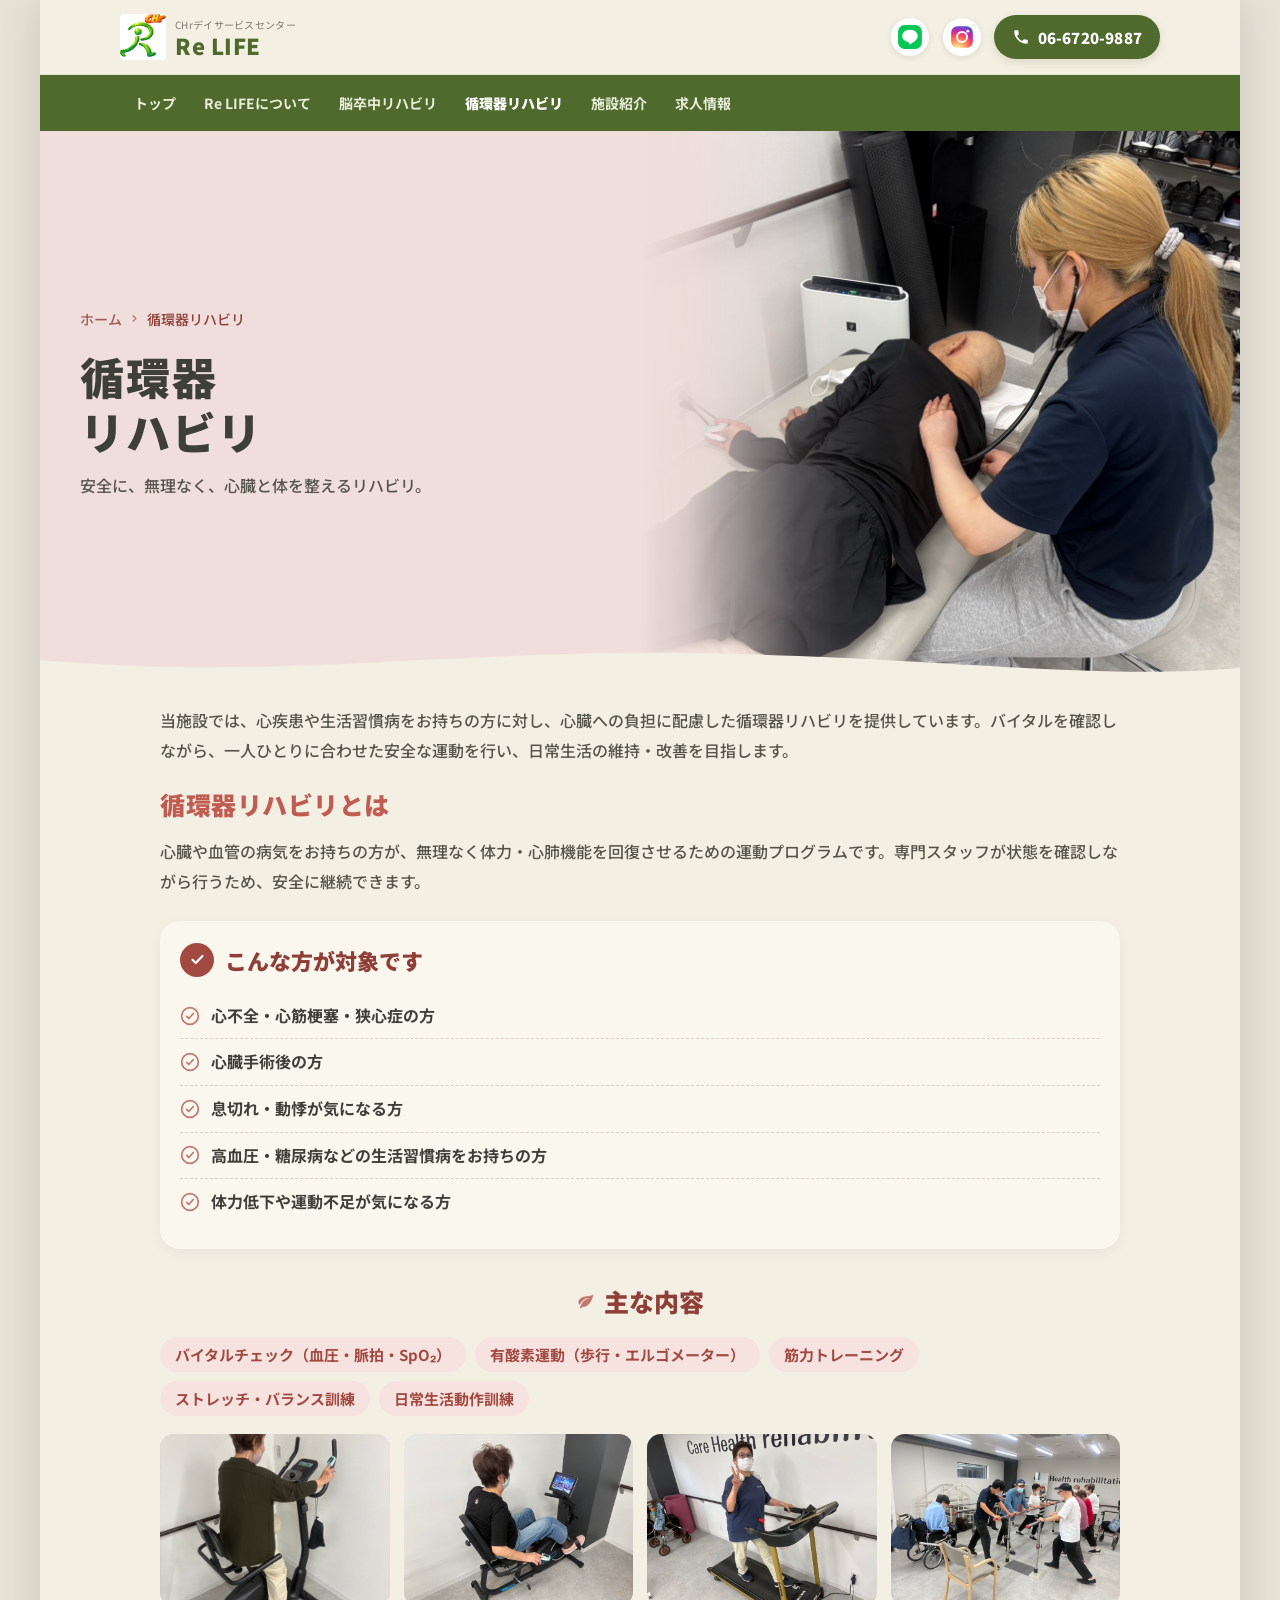
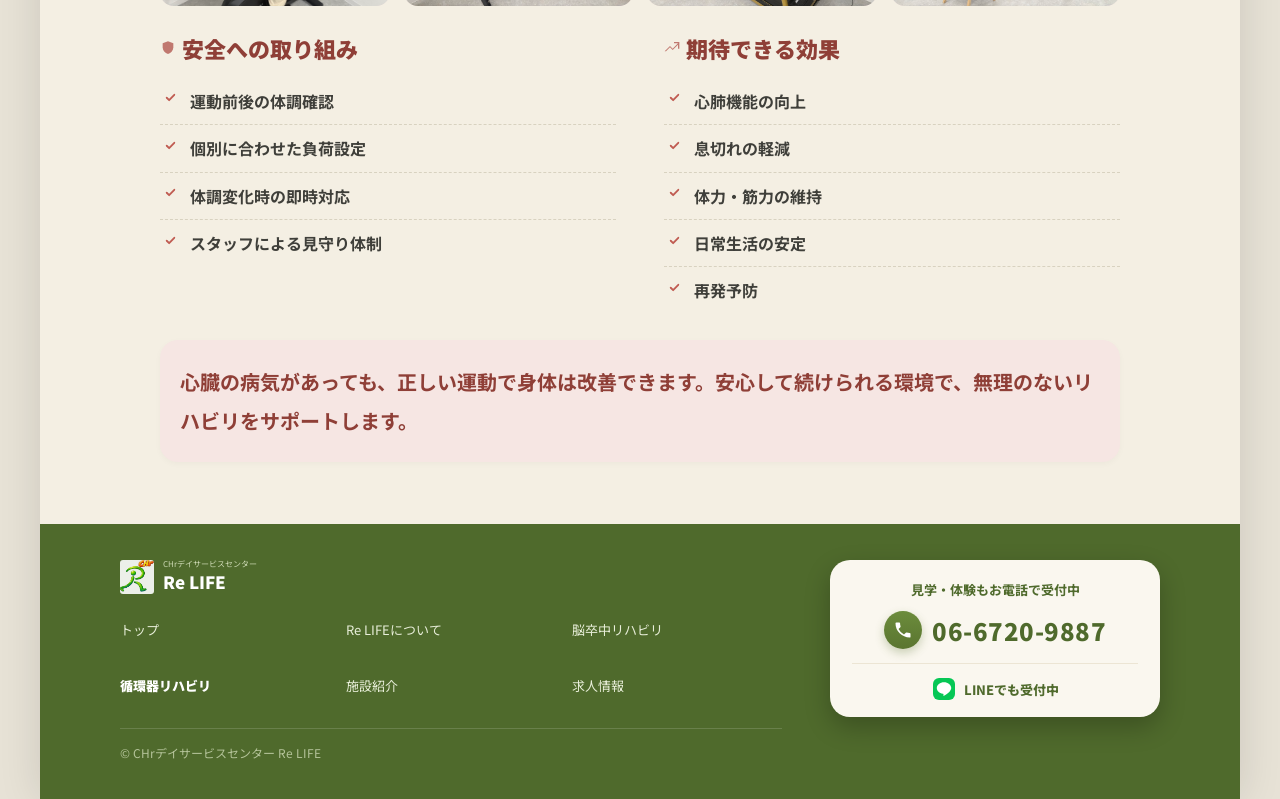
<file: junkanki-reha.html>
﻿<!DOCTYPE html>
<html lang="ja">
<head>
<meta charset="UTF-8">
<meta name="viewport" content="width=device-width, initial-scale=1">
<title>循環器リハビリ（心臓リハビリ）｜CHrデイサービスセンター Re LIFE</title>
<meta name="description" content="心不全・心筋梗塞・狭心症・高血圧など心疾患や生活習慣病に対応した循環器（心臓）リハビリ。バイタルを確認しながら、安全に体力・心肺機能の回復と再発予防を目指します。">
<meta property="og:title" content="循環器リハビリ（心臓リハビリ）｜CHrデイサービスセンター Re LIFE">
<meta property="og:description" content="心不全・心筋梗塞・狭心症・高血圧など心疾患や生活習慣病に対応した循環器（心臓）リハビリ。バイタルを確認しながら、安全に体力・心肺機能の回復と再発予防を目指します。">
<meta property="og:type" content="website">
<meta property="og:image" content="ogp.jpg">
<meta property="og:image:width" content="1050">
<meta property="og:image:height" content="1031">
<meta property="og:image:alt" content="CHrデイサービスセンター Re LIFE">
<meta name="twitter:card" content="summary_large_image">
<meta name="twitter:image" content="ogp.jpg">
<meta name="twitter:image:alt" content="CHrデイサービスセンター Re LIFE">
<link rel="preconnect" href="https://fonts.googleapis.com">
<link rel="preconnect" href="https://fonts.gstatic.com" crossorigin>
<link href="https://fonts.googleapis.com/css2?family=Noto+Sans+JP:wght@400;500;700;900&display=swap" rel="stylesheet">
<link rel="stylesheet" href="style.css">
<link rel="icon" type="image/png" href="favicon.png">
</head>
<body>
<a class="skip-link" href="#main-content">本文へ移動</a>
<div class="lp">

  <!-- HEADER -->
  <header class="site-header">
    <a href="index.html" class="site-header__logo">
      <img src="素材/ロゴ/logo_chr_relife.jpg" alt="Re LIFE ロゴ" class="site-header__logo-img">
      <div>
        <div class="site-header__sub">CHrデイサービスセンター</div>
        <div class="site-header__name">Re LIFE</div>
      </div>
    </a>
    <div class="site-header__actions">
      <!-- ★★ 公開前に必ず差し替え：LINE公式アカウントのURL（千原さん待ち／全6ページ共通） -->
      <a href="https://line.me/ti/p/TNzLzJ45UP" class="site-header__sns" target="_blank" rel="noopener noreferrer" aria-label="LINEで友だち追加">
        <svg viewBox="0 0 24 24" width="26" height="26" aria-hidden="true"><rect x="1" y="1" width="22" height="22" rx="6" fill="#06C755"></rect><path d="M19.2 11.1c0-3.2-3.2-5.8-7.2-5.8s-7.2 2.6-7.2 5.8c0 2.9 2.6 5.3 6 5.7.24.05.56.16.64.36.07.18.05.46.02.64l-.1.6c-.03.18-.14.7.62.38s4.05-2.39 5.53-4.09c1.02-1.12 1.69-2.26 1.69-3.57z" fill="#fff"></path></svg>
      </a>
      <a href="https://www.instagram.com/relifeup2025?utm_source=qr" class="site-header__sns" target="_blank" rel="noopener noreferrer" aria-label="Instagram @relifeup2025">
        <svg viewBox="0 0 24 24" width="26" height="26" aria-hidden="true">
          <defs><radialGradient id="igHeader" cx="30%" cy="107%" r="135%"><stop offset="0%" stop-color="#fdf497"></stop><stop offset="5%" stop-color="#fdf497"></stop><stop offset="45%" stop-color="#fd5949"></stop><stop offset="60%" stop-color="#d6249f"></stop><stop offset="90%" stop-color="#285AEB"></stop></radialGradient></defs>
          <rect x="2" y="2" width="20" height="20" rx="6" fill="url(#igHeader)"></rect>
          <circle cx="12" cy="12" r="4.6" fill="none" stroke="#fff" stroke-width="1.8"></circle>
          <circle cx="17.4" cy="6.6" r="1.3" fill="#fff"></circle>
        </svg>
      </a>
      <a href="tel:0667209887" class="site-header__tel" aria-label="電話で問い合わせ：06-6720-9887">
        <svg viewBox="0 0 24 24" width="18" height="18" aria-hidden="true"><path d="M6.62 10.79a15.53 15.53 0 0 0 6.59 6.59l2.2-2.2a1 1 0 0 1 1.02-.24 11.36 11.36 0 0 0 3.57.57 1 1 0 0 1 1 1V20a1 1 0 0 1-1 1A17 17 0 0 1 3 4a1 1 0 0 1 1-1h3.5a1 1 0 0 1 1 1c0 1.25.2 2.45.57 3.57a1 1 0 0 1-.25 1.02l-2.2 2.2z"></path></svg>
        06-6720-9887
      </a>
    </div>
    <button class="menu-btn" type="button" aria-label="メニューを開く" aria-expanded="false" aria-controls="navDrawer">
      <span></span><span></span><span></span>
    </button>
  </header>

  <!-- NAV DRAWER -->
  <nav class="nav-drawer" id="navDrawer" aria-label="メインナビゲーション" hidden>
    <button class="nav-drawer__close" type="button" aria-label="メニューを閉じる">✕</button>
    <ul>
      <li><a href="index.html">トップ</a></li>
      <li><a href="about.html">Re LIFEについて</a></li>
      <li><a href="nosotchu-reha.html">脳卒中リハビリ</a></li>
      <li><a href="junkanki-reha.html" class="current" aria-current="page">循環器リハビリ</a></li>
      <li><a href="facility.html">施設紹介</a></li>
      <li><a href="recruit.html">求人情報</a></li>
    </ul>
    <div class="nav-drawer__mobile-contact">
    <a href="tel:0667209887" class="nav-drawer__tel">
      <svg viewBox="0 0 24 24" width="18" height="18" fill="#5f9b2e" aria-hidden="true"><path d="M6.62 10.79a15.53 15.53 0 0 0 6.59 6.59l2.2-2.2a1 1 0 0 1 1.02-.24 11.36 11.36 0 0 0 3.57.57 1 1 0 0 1 1 1V20a1 1 0 0 1-1 1A17 17 0 0 1 3 4a1 1 0 0 1 1-1h3.5a1 1 0 0 1 1 1c0 1.25.2 2.45.57 3.57a1 1 0 0 1-.25 1.02l-2.2 2.2z"></path></svg>
      06-6720-9887
    </a>
    </div>
  </nav>

  <main id="main-content">
  <!-- PAGE HERO -->
  <!-- 2026-08-20: 最上部を新No.02（体調確認）に差し替え。旧カットは代表のソロ写真だったため about へ移した -->
  <section class="page-hero page-hero--red" style="--hero-photo-x:50%;--hero-photo-y:40%;">
    <div class="page-hero__media">
      <img src="素材/写真/junkanki_hero_taicho-kakunin.jpg" alt="聴診器と血圧計で体調を確認しながらリハビリを進めるスタッフと利用者" width="1477" height="1108" loading="eager" fetchpriority="high" decoding="async">
    </div>
    <div class="page-hero__copy">
      <div class="page-hero__breadcrumb" style="display:flex;align-items:center;gap:7px;font-size:12px;color:#a05a52;font-weight:500;margin-bottom:16px;">
        <a href="index.html" style="color:#a05a52;text-decoration:none;">ホーム</a>
        <svg viewBox="0 0 24 24" width="11" height="11" fill="none" stroke="var(--red-mid)" stroke-width="2.6" stroke-linecap="round" stroke-linejoin="round" aria-hidden="true"><path d="M9 6l6 6-6 6"></path></svg>
        <span style="color:#8f3f37;">循環器リハビリ</span>
      </div>
      <h1 class="page-hero__title" style="font-size:34px;font-weight:900;line-height:1.2;letter-spacing:1px;margin-bottom:14px;color:#3f3f3a;">循環器<br>リハビリ</h1>
      <p class="page-hero__lead" style="font-size:13.5px;line-height:1.8;color:#4a4a42;font-weight:500;">安全に、無理なく、心臓と体を整えるリハビリ。</p>
    </div>
    <svg viewBox="0 0 430 40" preserveAspectRatio="none" style="position:absolute;left:0;bottom:-1px;width:100%;height:40px;display:block;z-index:3;" aria-hidden="true">
      <path d="M0,40 L0,18 C90,40 150,4 250,12 C330,18 380,38 430,26 L430,40 Z" fill="#f4efe3"></path>
    </svg>
  </section>

  <!-- INTRO -->
  <section style="padding:24px 22px 8px;">
    <p style="font-size:13.5px;line-height:1.95;color:var(--text-body);font-weight:500;margin-bottom:20px;">当施設では、心疾患や生活習慣病をお持ちの方に対し、心臓への負担に配慮した循環器リハビリを提供しています。バイタルを確認しながら、一人ひとりに合わせた安全な運動を行い、日常生活の維持・改善を目指します。</p>
    <h2 style="font-size:21px;font-weight:900;line-height:1.45;color:var(--red);letter-spacing:.5px;margin-bottom:14px;">循環器リハビリとは</h2>
    <p style="font-size:13.5px;line-height:1.95;color:var(--text-body);font-weight:500;">心臓や血管の病気をお持ちの方が、無理なく体力・心肺機能を回復させるための運動プログラムです。専門スタッフが状態を確認しながら行うため、安全に継続できます。</p>
  </section>

  <!-- 対象となる方 -->
  <section style="padding:16px 18px;">
    <div style="background:var(--card-bg);border-radius:20px;padding:22px 20px 24px;box-shadow:0 4px 14px rgba(0,0,0,.05);">
      <div style="display:flex;align-items:center;gap:11px;margin-bottom:16px;">
        <span style="width:34px;height:34px;border-radius:50%;background:#a24a41;display:flex;align-items:center;justify-content:center;flex:none;">
          <svg viewBox="0 0 24 24" width="17" height="17" fill="none" stroke="#fff" stroke-width="3" stroke-linecap="round" stroke-linejoin="round" aria-hidden="true"><path d="M5 12.5l4.5 4.5L19 7"></path></svg>
        </span>
        <h3 style="font-size:18px;font-weight:900;color:#8f3f37;">こんな方が対象です</h3>
      </div>
      <div>
        <div style="display:flex;align-items:center;gap:11px;padding:10px 0;border-bottom:1px dashed #e0cdca;">
          <svg viewBox="0 0 24 24" width="20" height="20" fill="none" stroke="var(--red-mid)" stroke-width="2" style="flex:none;"><circle cx="12" cy="12" r="10"></circle><path d="M8 12.5l2.5 2.5L16 9" stroke-linecap="round" stroke-linejoin="round"></path></svg>
          <span style="font-size:13.5px;font-weight:700;">心不全・心筋梗塞・狭心症の方</span>
        </div>
        <div style="display:flex;align-items:center;gap:11px;padding:10px 0;border-bottom:1px dashed #e0cdca;">
          <svg viewBox="0 0 24 24" width="20" height="20" fill="none" stroke="var(--red-mid)" stroke-width="2" style="flex:none;"><circle cx="12" cy="12" r="10"></circle><path d="M8 12.5l2.5 2.5L16 9" stroke-linecap="round" stroke-linejoin="round"></path></svg>
          <span style="font-size:13.5px;font-weight:700;">心臓手術後の方</span>
        </div>
        <div style="display:flex;align-items:center;gap:11px;padding:10px 0;border-bottom:1px dashed #e0cdca;">
          <svg viewBox="0 0 24 24" width="20" height="20" fill="none" stroke="var(--red-mid)" stroke-width="2" style="flex:none;"><circle cx="12" cy="12" r="10"></circle><path d="M8 12.5l2.5 2.5L16 9" stroke-linecap="round" stroke-linejoin="round"></path></svg>
          <span style="font-size:13.5px;font-weight:700;">息切れ・動悸が気になる方</span>
        </div>
        <div style="display:flex;align-items:center;gap:11px;padding:10px 0;border-bottom:1px dashed #e0cdca;">
          <svg viewBox="0 0 24 24" width="20" height="20" fill="none" stroke="var(--red-mid)" stroke-width="2" style="flex:none;"><circle cx="12" cy="12" r="10"></circle><path d="M8 12.5l2.5 2.5L16 9" stroke-linecap="round" stroke-linejoin="round"></path></svg>
          <span style="font-size:13.5px;font-weight:700;">高血圧・糖尿病などの生活習慣病をお持ちの方</span>
        </div>
        <div style="display:flex;align-items:center;gap:11px;padding:10px 0;">
          <svg viewBox="0 0 24 24" width="20" height="20" fill="none" stroke="var(--red-mid)" stroke-width="2" style="flex:none;"><circle cx="12" cy="12" r="10"></circle><path d="M8 12.5l2.5 2.5L16 9" stroke-linecap="round" stroke-linejoin="round"></path></svg>
          <span style="font-size:13.5px;font-weight:700;">体力低下や運動不足が気になる方</span>
        </div>
      </div>
    </div>
  </section>

  <!-- 主な内容 -->
  <section style="padding:18px 18px 6px;">
    <h2 class="section-heading" style="color:#8f3f37;">
      <svg viewBox="0 0 24 24" width="18" height="18" fill="var(--red-mid)" aria-hidden="true"><path d="M17 8C8 10 5.9 16.17 3.82 21.34l1.89.66.95-2.3c.48.17.98.3 1.34.3C19 20 22 3 22 3c-1 2-8 2.25-13 3.25S2 11.5 2 13.5s1.75 3.75 1.75 3.75C7 8 17 8 17 8z"></path></svg>
      主な内容
    </h2>
    <div style="display:flex;flex-wrap:wrap;gap:9px;">
      <span class="chip chip--red">バイタルチェック（血圧・脈拍・SpO₂）</span>
      <span class="chip chip--red">有酸素運動（歩行・エルゴメーター）</span>
      <span class="chip chip--red">筋力トレーニング</span>
      <span class="chip chip--red">ストレッチ・バランス訓練</span>
      <span class="chip chip--red">日常生活動作訓練</span>
    </div>
    <!-- 3・4枚目は後日届く写真に差し替え。figure 内のプレースホルダーを img に置き換える -->
    <div class="rehab-gallery rehab-gallery--red" role="group" aria-label="循環器リハビリの様子">
      <figure class="rehab-gallery__item">
        <img src="素材/写真/junkanki_gallery_01_upright-ergometer.jpg" alt="アップライト型エルゴメーターで有酸素運動に取り組む利用者" style="--photo-pos:50% 44%;" width="1108" height="1477" loading="lazy" decoding="async">
      </figure>
      <figure class="rehab-gallery__item">
        <img src="素材/写真/junkanki_gallery_02_recumbent-ergometer.jpg" alt="リカンベント型エルゴメーターで有酸素運動に取り組む利用者" style="--photo-pos:50% 50%;" width="1477" height="1108" loading="lazy" decoding="async">
      </figure>
      <figure class="rehab-gallery__item">
        <img src="素材/写真/junkanki_gallery_03_treadmill.jpg" alt="トレッドミルを使って歩行トレーニングに取り組む利用者" style="--photo-pos:50% 40%;" width="1477" height="1108" loading="lazy" decoding="async">
      </figure>
      <figure class="rehab-gallery__item">
        <!-- 4枚目：集団での歩行訓練（2026-08-19 受領 新No.34） -->
        <img src="素材/写真/junkanki_gallery_04_shudan-hoko.jpg" alt="平行棒に並んで歩行訓練に取り組む利用者とスタッフ" style="--photo-pos:50% 45%;" width="1477" height="1108" loading="lazy" decoding="async">
      </figure>
    </div>
  </section>

  <div class="rehab-safety-grid">
  <!-- 安全への取り組み -->
  <section style="padding:20px 18px 6px;">
    <h2 class="section-heading section-heading--sm" style="color:#8f3f37;">
      <svg viewBox="0 0 24 24" width="16" height="16" fill="var(--red-mid)" aria-hidden="true"><path d="M12 2L4 5v6c0 5 3.4 8.4 8 10 4.6-1.6 8-5 8-10V5l-8-3z"></path></svg>
      安全への取り組み
    </h2>
    <ul class="feature-list feature-list--red">
      <li>運動前後の体調確認</li>
      <li>個別に合わせた負荷設定</li>
      <li>体調変化時の即時対応</li>
      <li>スタッフによる見守り体制</li>
    </ul>
  </section>

  <!-- 期待できる効果 -->
  <section style="padding:20px 18px 6px;">
    <h2 class="section-heading section-heading--sm" style="color:#8f3f37;">
      <svg viewBox="0 0 24 24" width="16" height="16" fill="var(--red-mid)" aria-hidden="true"><path d="M3 17l6-6 4 4 8-8v6h2V3h-8v2h6l-8 8-4-4-8 8z"></path></svg>
      期待できる効果
    </h2>
    <ul class="feature-list feature-list--red">
      <li>心肺機能の向上</li>
      <li>息切れの軽減</li>
      <li>体力・筋力の維持</li>
      <li>日常生活の安定</li>
      <li>再発予防</li>
    </ul>
  </section>
  </div>

  <!-- 最後に -->
  <section style="padding:20px 18px 6px;">
    <div class="card" style="padding:22px 20px;background:#f6e6e3;border:none;">
      <p style="font-size:13px;line-height:1.95;color:#8f3f37;font-weight:700;">心臓の病気があっても、正しい運動で身体は改善できます。安心して続けられる環境で、無理のないリハビリをサポートします。</p>
    </div>
  </section>

  <!-- CTA -->
  <!-- 960px以上ではフッター内のCTAに置き換わるため、このセクションは隠れる（2026-08-13） -->
  <section class="final-contact-section" style="padding:22px 18px 26px;">
    <div class="cta-block">
      <a href="tel:0667209887" class="cta-block__main">
        <div class="cta-block__label">
          <svg viewBox="0 0 24 24" width="15" height="15" fill="rgba(255,255,255,.85)" aria-hidden="true"><path d="M17 8C8 10 5.9 16.17 3.82 21.34l1.89.66.95-2.3c.48.17.98.3 1.34.3C19 20 22 3 22 3c-1 2-8 2.25-13 3.25S2 11.5 2 13.5s1.75 3.75 1.75 3.75C7 8 17 8 17 8z"></path></svg>
          見学・体験もお電話で受付中
          <svg viewBox="0 0 24 24" width="15" height="15" fill="rgba(255,255,255,.85)" style="transform:scaleX(-1);" aria-hidden="true"><path d="M17 8C8 10 5.9 16.17 3.82 21.34l1.89.66.95-2.3c.48.17.98.3 1.34.3C19 20 22 3 22 3c-1 2-8 2.25-13 3.25S2 11.5 2 13.5s1.75 3.75 1.75 3.75C7 8 17 8 17 8z"></path></svg>
        </div>
        <div class="cta-block__tel">
          <span class="cta-block__tel-icon">
            <svg viewBox="0 0 24 24" width="22" height="22" fill="#fff" aria-hidden="true"><path d="M6.62 10.79a15.53 15.53 0 0 0 6.59 6.59l2.2-2.2a1 1 0 0 1 1.02-.24 11.36 11.36 0 0 0 3.57.57 1 1 0 0 1 1 1V20a1 1 0 0 1-1 1A17 17 0 0 1 3 4a1 1 0 0 1 1-1h3.5a1 1 0 0 1 1 1c0 1.25.2 2.45.57 3.57a1 1 0 0 1-.25 1.02l-2.2 2.2z"></path></svg>
          </span>
          <span class="cta-block__tel-num">06-6720-9887</span>
          <svg viewBox="0 0 24 24" width="17" height="17" fill="none" stroke="#fff" stroke-width="2.8" stroke-linecap="round" stroke-linejoin="round" aria-hidden="true"><path d="M9 6l6 6-6 6"></path></svg>
        </div>
      </a>
      <!-- ★★ 公開前に必ず差し替え：LINE公式アカウントのURL（600px以上でのみ表示） -->
      <a href="https://line.me/ti/p/TNzLzJ45UP" class="cta-block__line" target="_blank" rel="noopener noreferrer">
        <span class="cta-block__line-icon">
          <svg viewBox="0 0 24 24" width="32" height="32" aria-hidden="true"><rect x="1" y="1" width="22" height="22" rx="6" fill="#06C755"></rect><path d="M19.2 11.1c0-3.2-3.2-5.8-7.2-5.8s-7.2 2.6-7.2 5.8c0 2.9 2.6 5.3 6 5.7.24.05.56.16.64.36.07.18.05.46.02.64l-.1.6c-.03.18-.14.7.62.38s4.05-2.39 5.53-4.09c1.02-1.12 1.69-2.26 1.69-3.57z" fill="#fff"></path></svg>
        </span>
        LINEでも受付中
      </a>
    </div>
  </section>

  </main>
  <!-- FOOTER -->
  <!-- 2026-08-13: 960px以上ではフッターを「左＝情報／右＝CTA」の2カラムにしている -->
  <footer class="site-footer">
    <div class="site-footer__body">
    <div class="site-footer__logo">
      <img src="素材/ロゴ/logo_chr_relife.jpg" alt="Re LIFE ロゴ">
      <div>
        <div class="site-footer__sub">CHrデイサービスセンター</div>
        <div class="site-footer__name">Re LIFE</div>
      </div>
    </div>
    <nav class="site-footer__nav-grid" aria-label="フッターナビゲーション">
      <a href="index.html">トップ</a>
      <a href="about.html">Re LIFEについて</a>
      <a href="nosotchu-reha.html">脳卒中リハビリ</a>
      <a href="junkanki-reha.html" class="current" aria-current="page">循環器リハビリ</a>
      <a href="facility.html">施設紹介</a>
      <a href="recruit.html">求人情報</a>
    </nav>
    <!-- 2026-08-13: 住所・TEL・FAXを削除（ユーザー判断）。ここは著作権表示だけ -->
    <div class="site-footer__info">
      <span class="site-footer__copy">© CHrデイサービスセンター Re LIFE</span>
    </div>
    </div>
    <!-- 960px以上でのみ表示。フッターが濃緑なので白カードで浮かせる -->
    <div class="site-footer__cta">
      <a href="tel:0667209887" class="footer-cta__main">
        <span class="footer-cta__label">見学・体験もお電話で受付中</span>
        <span class="footer-cta__tel">
          <span class="footer-cta__tel-icon">
            <svg viewBox="0 0 24 24" width="20" height="20" fill="#fff" aria-hidden="true"><path d="M6.62 10.79a15.53 15.53 0 0 0 6.59 6.59l2.2-2.2a1 1 0 0 1 1.02-.24 11.36 11.36 0 0 0 3.57.57 1 1 0 0 1 1 1V20a1 1 0 0 1-1 1A17 17 0 0 1 3 4a1 1 0 0 1 1-1h3.5a1 1 0 0 1 1 1c0 1.25.2 2.45.57 3.57a1 1 0 0 1-.25 1.02l-2.2 2.2z"></path></svg>
          </span>
          <span class="footer-cta__tel-num">06-6720-9887</span>
        </span>
      </a>
      <!-- ★★ 公開前に必ず差し替え：LINE公式アカウントのURL -->
      <a href="https://line.me/ti/p/TNzLzJ45UP" class="footer-cta__line" target="_blank" rel="noopener noreferrer">
        <svg viewBox="0 0 24 24" width="24" height="24" aria-hidden="true"><rect x="1" y="1" width="22" height="22" rx="6" fill="#06C755"></rect><path d="M19.2 11.1c0-3.2-3.2-5.8-7.2-5.8s-7.2 2.6-7.2 5.8c0 2.9 2.6 5.3 6 5.7.24.05.56.16.64.36.07.18.05.46.02.64l-.1.6c-.03.18-.14.7.62.38s4.05-2.39 5.53-4.09c1.02-1.12 1.69-2.26 1.69-3.57z" fill="#fff"></path></svg>
        LINEでも受付中
      </a>
    </div>
  </footer>

</div>
<!-- 右下に浮くLINEボタン（スマホ専用／600px以上では非表示）
     ★★ 公開前に必ず差し替え：LINE公式アカウントのURL -->
<a href="https://line.me/ti/p/TNzLzJ45UP" class="line-fab" target="_blank" rel="noopener noreferrer">
  <svg viewBox="0 0 24 24" width="28" height="28" aria-hidden="true"><path d="M12 3.6c-4.7 0-8.5 3-8.5 6.8 0 3.4 3 6.2 7.1 6.7.28.06.65.19.75.42.08.21.05.54.03.75l-.12.7c-.04.21-.17.83.73.45s4.8-2.83 6.55-4.84C19.8 12.9 20.5 11.5 20.5 10.4c0-3.8-3.8-6.8-8.5-6.8z" fill="#fff"></path></svg>
  LINE受付中
</a>
<script src="site.js"></script>
</body>
</html>
</file>
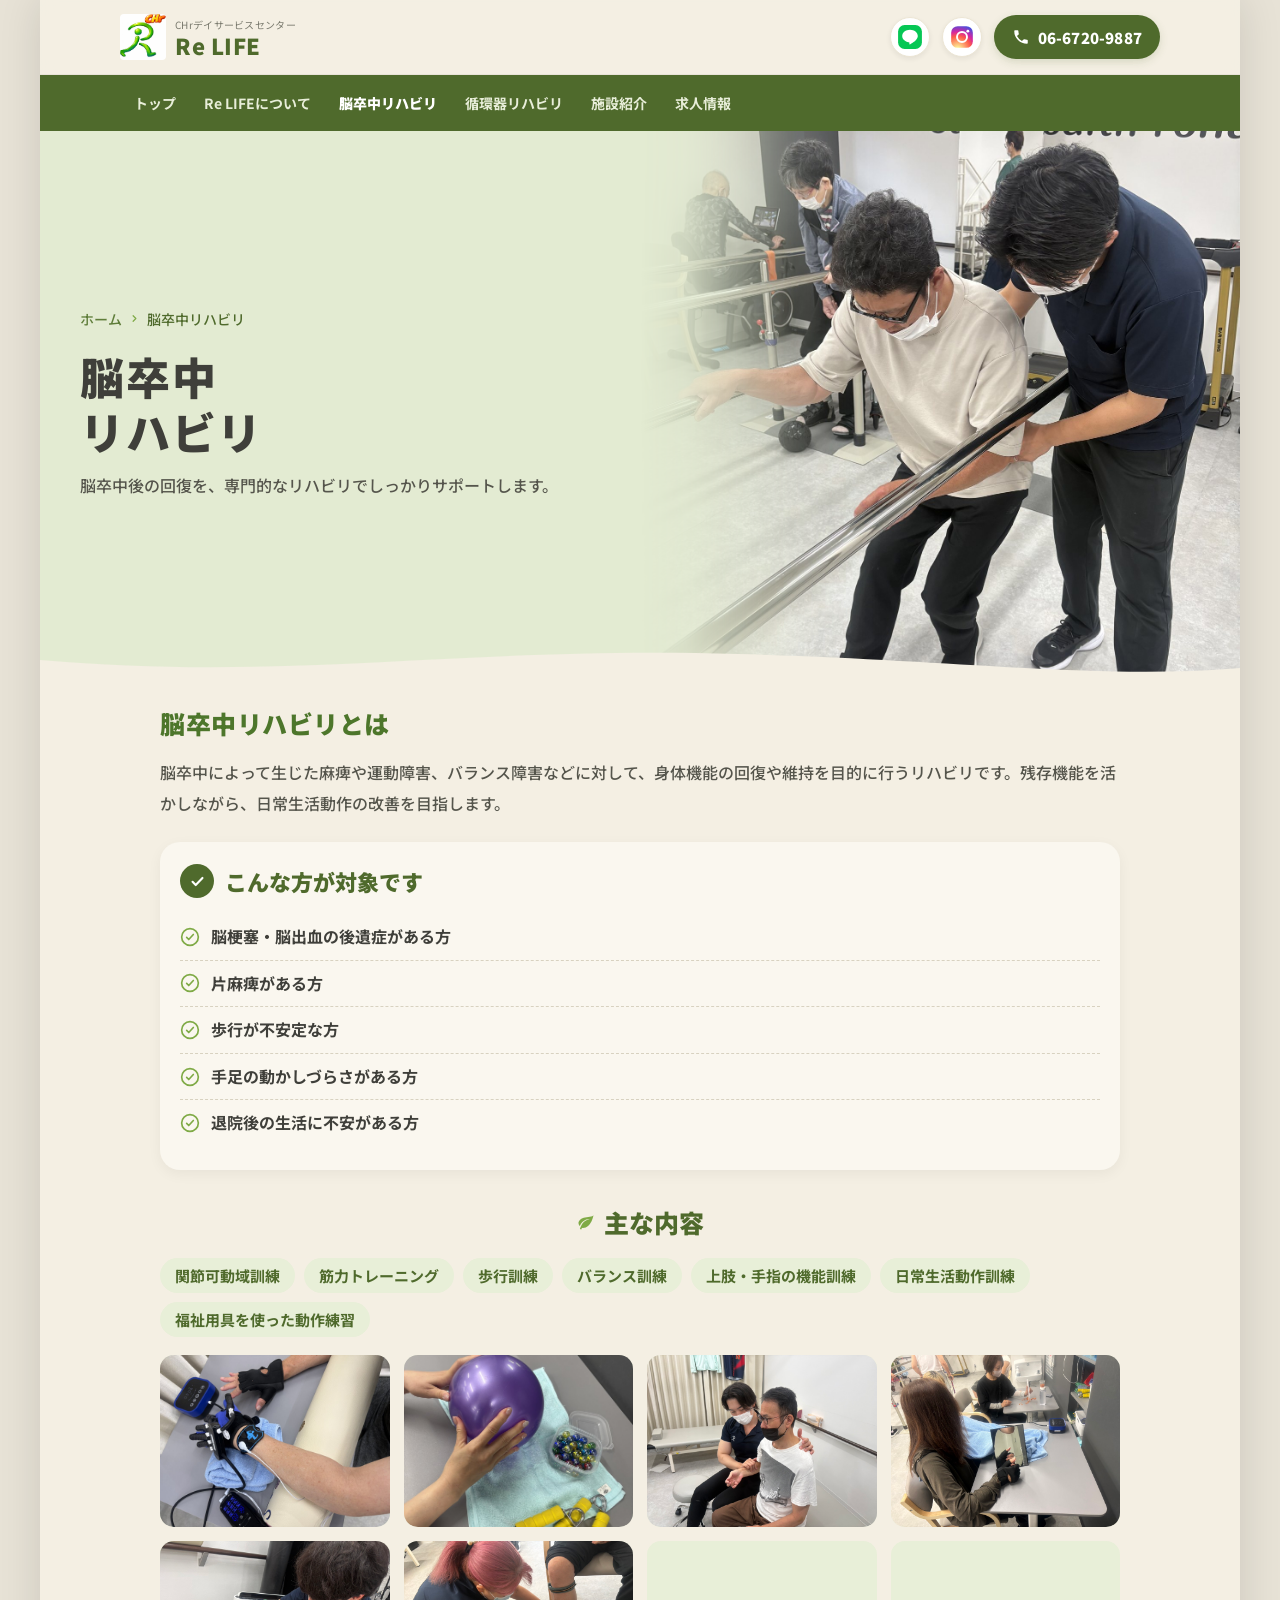
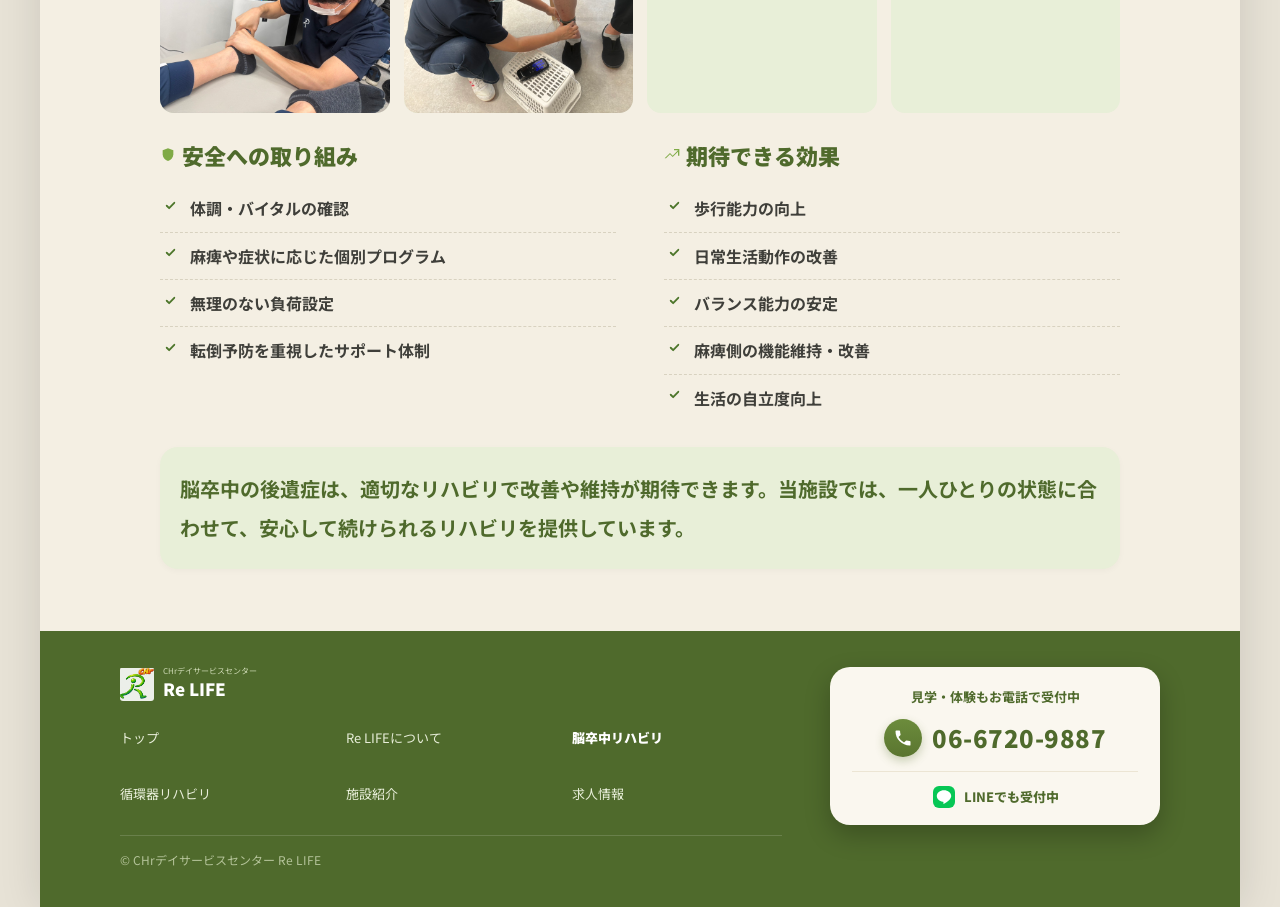
<file: nosotchu-reha.html>
﻿<!DOCTYPE html>
<html lang="ja">
<head>
<meta charset="UTF-8">
<meta name="viewport" content="width=device-width, initial-scale=1">
<title>脳卒中リハビリ｜CHrデイサービスセンター Re LIFE</title>
<meta name="description" content="脳梗塞・脳出血後の麻痺や歩行障害・バランス障害に特化したリハビリ。理学療法士・作業療法士が歩行訓練・上肢機能訓練・日常生活動作訓練で在宅生活の自立を支援します。">
<meta property="og:title" content="脳卒中リハビリ｜CHrデイサービスセンター Re LIFE">
<meta property="og:description" content="脳梗塞・脳出血後の麻痺や歩行障害・バランス障害に特化したリハビリ。理学療法士・作業療法士が歩行訓練・上肢機能訓練・日常生活動作訓練で在宅生活の自立を支援します。">
<meta property="og:type" content="website">
<meta property="og:image" content="ogp.jpg">
<meta property="og:image:width" content="1050">
<meta property="og:image:height" content="1031">
<meta property="og:image:alt" content="CHrデイサービスセンター Re LIFE">
<meta name="twitter:card" content="summary_large_image">
<meta name="twitter:image" content="ogp.jpg">
<meta name="twitter:image:alt" content="CHrデイサービスセンター Re LIFE">
<link rel="preconnect" href="https://fonts.googleapis.com">
<link rel="preconnect" href="https://fonts.gstatic.com" crossorigin>
<link href="https://fonts.googleapis.com/css2?family=Noto+Sans+JP:wght@400;500;700;900&display=swap" rel="stylesheet">
<link rel="stylesheet" href="style.css">
<link rel="icon" type="image/png" href="favicon.png">
</head>
<body>
<a class="skip-link" href="#main-content">本文へ移動</a>
<div class="lp">

  <!-- HEADER -->
  <header class="site-header">
    <a href="index.html" class="site-header__logo">
      <img src="素材/ロゴ/logo_chr_relife.jpg" alt="Re LIFE ロゴ" class="site-header__logo-img">
      <div>
        <div class="site-header__sub">CHrデイサービスセンター</div>
        <div class="site-header__name">Re LIFE</div>
      </div>
    </a>
    <div class="site-header__actions">
      <!-- ★★ 公開前に必ず差し替え：LINE公式アカウントのURL（千原さん待ち／全6ページ共通） -->
      <a href="https://line.me/ti/p/TNzLzJ45UP" class="site-header__sns" target="_blank" rel="noopener noreferrer" aria-label="LINEで友だち追加">
        <svg viewBox="0 0 24 24" width="26" height="26" aria-hidden="true"><rect x="1" y="1" width="22" height="22" rx="6" fill="#06C755"></rect><path d="M19.2 11.1c0-3.2-3.2-5.8-7.2-5.8s-7.2 2.6-7.2 5.8c0 2.9 2.6 5.3 6 5.7.24.05.56.16.64.36.07.18.05.46.02.64l-.1.6c-.03.18-.14.7.62.38s4.05-2.39 5.53-4.09c1.02-1.12 1.69-2.26 1.69-3.57z" fill="#fff"></path></svg>
      </a>
      <a href="https://www.instagram.com/relifeup2025?utm_source=qr" class="site-header__sns" target="_blank" rel="noopener noreferrer" aria-label="Instagram @relifeup2025">
        <svg viewBox="0 0 24 24" width="26" height="26" aria-hidden="true">
          <defs><radialGradient id="igHeader" cx="30%" cy="107%" r="135%"><stop offset="0%" stop-color="#fdf497"></stop><stop offset="5%" stop-color="#fdf497"></stop><stop offset="45%" stop-color="#fd5949"></stop><stop offset="60%" stop-color="#d6249f"></stop><stop offset="90%" stop-color="#285AEB"></stop></radialGradient></defs>
          <rect x="2" y="2" width="20" height="20" rx="6" fill="url(#igHeader)"></rect>
          <circle cx="12" cy="12" r="4.6" fill="none" stroke="#fff" stroke-width="1.8"></circle>
          <circle cx="17.4" cy="6.6" r="1.3" fill="#fff"></circle>
        </svg>
      </a>
      <a href="tel:0667209887" class="site-header__tel" aria-label="電話で問い合わせ：06-6720-9887">
        <svg viewBox="0 0 24 24" width="18" height="18" aria-hidden="true"><path d="M6.62 10.79a15.53 15.53 0 0 0 6.59 6.59l2.2-2.2a1 1 0 0 1 1.02-.24 11.36 11.36 0 0 0 3.57.57 1 1 0 0 1 1 1V20a1 1 0 0 1-1 1A17 17 0 0 1 3 4a1 1 0 0 1 1-1h3.5a1 1 0 0 1 1 1c0 1.25.2 2.45.57 3.57a1 1 0 0 1-.25 1.02l-2.2 2.2z"></path></svg>
        06-6720-9887
      </a>
    </div>
    <button class="menu-btn" type="button" aria-label="メニューを開く" aria-expanded="false" aria-controls="navDrawer">
      <span></span><span></span><span></span>
    </button>
  </header>

  <!-- NAV DRAWER -->
  <nav class="nav-drawer" id="navDrawer" aria-label="メインナビゲーション" hidden>
    <button class="nav-drawer__close" type="button" aria-label="メニューを閉じる">✕</button>
    <ul>
      <li><a href="index.html">トップ</a></li>
      <li><a href="about.html">Re LIFEについて</a></li>
      <li><a href="nosotchu-reha.html" class="current" aria-current="page">脳卒中リハビリ</a></li>
      <li><a href="junkanki-reha.html">循環器リハビリ</a></li>
      <li><a href="facility.html">施設紹介</a></li>
      <li><a href="recruit.html">求人情報</a></li>
    </ul>
    <div class="nav-drawer__mobile-contact">
    <a href="tel:0667209887" class="nav-drawer__tel">
      <svg viewBox="0 0 24 24" width="18" height="18" fill="#5f9b2e" aria-hidden="true"><path d="M6.62 10.79a15.53 15.53 0 0 0 6.59 6.59l2.2-2.2a1 1 0 0 1 1.02-.24 11.36 11.36 0 0 0 3.57.57 1 1 0 0 1 1 1V20a1 1 0 0 1-1 1A17 17 0 0 1 3 4a1 1 0 0 1 1-1h3.5a1 1 0 0 1 1 1c0 1.25.2 2.45.57 3.57a1 1 0 0 1-.25 1.02l-2.2 2.2z"></path></svg>
      06-6720-9887
    </a>
    </div>
  </nav>

  <main id="main-content">
  <!-- PAGE HERO -->
  <!-- 写真のトリミングは --hero-photo-x（左右）／--hero-photo-y（上下）で調整。0%＝上端・100%＝下端 -->
  <section class="page-hero" style="--hero-photo-x:52%;--hero-photo-y:26%;">
    <div class="page-hero__media">
      <img src="素材/写真/nosotchu_hero_hoko-kunren.jpg" alt="平行棒につかまって歩行訓練をする利用者を、スタッフが体を支えながら介助している様子" width="1400" height="1867" loading="eager" fetchpriority="high" decoding="async">
    </div>
    <div class="page-hero__copy">
      <div class="page-hero__breadcrumb" style="display:flex;align-items:center;gap:7px;font-size:12px;color:#5f7d3a;font-weight:500;margin-bottom:16px;">
        <a href="index.html" style="color:#5f7d3a;text-decoration:none;">ホーム</a>
        <svg viewBox="0 0 24 24" width="11" height="11" fill="none" stroke="var(--green-light)" stroke-width="2.6" stroke-linecap="round" stroke-linejoin="round" aria-hidden="true"><path d="M9 6l6 6-6 6"></path></svg>
        <span style="color:var(--green-dark);">脳卒中リハビリ</span>
      </div>
      <h1 class="page-hero__title" style="font-size:38px;font-weight:900;line-height:1.2;letter-spacing:1px;margin-bottom:16px;">脳卒中<br>リハビリ</h1>
      <p class="page-hero__lead" style="font-size:13.5px;line-height:1.8;color:#4a4a42;font-weight:500;">脳卒中後の回復を、専門的なリハビリでしっかりサポートします。</p>
    </div>
    <svg viewBox="0 0 430 40" preserveAspectRatio="none" style="position:absolute;left:0;bottom:-1px;width:100%;height:40px;display:block;z-index:3;" aria-hidden="true">
      <path d="M0,40 L0,18 C90,40 150,4 250,12 C330,18 380,38 430,26 L430,40 Z" fill="#f4efe3"></path>
    </svg>
  </section>

  <!-- INTRO（脳卒中リハビリとは） -->
  <section style="padding:24px 22px 8px;">
    <h2 style="font-size:21px;font-weight:900;line-height:1.45;color:var(--green);letter-spacing:.5px;margin-bottom:16px;">脳卒中リハビリとは</h2>
    <p style="font-size:13.5px;line-height:1.95;color:var(--text-body);font-weight:500;">脳卒中によって生じた麻痺や運動障害、バランス障害などに対して、身体機能の回復や維持を目的に行うリハビリです。残存機能を活かしながら、日常生活動作の改善を目指します。</p>
  </section>

  <!-- 対象となる方 -->
  <section style="padding:16px 18px;">
    <div style="background:var(--card-bg);border-radius:20px;padding:22px 20px 24px;box-shadow:0 4px 14px rgba(0,0,0,.05);">
      <div style="display:flex;align-items:center;gap:11px;margin-bottom:16px;">
        <span style="width:34px;height:34px;border-radius:50%;background:var(--green-dark);display:flex;align-items:center;justify-content:center;flex:none;">
          <svg viewBox="0 0 24 24" width="17" height="17" fill="none" stroke="#fff" stroke-width="3" stroke-linecap="round" stroke-linejoin="round" aria-hidden="true"><path d="M5 12.5l4.5 4.5L19 7"></path></svg>
        </span>
        <h3 style="font-size:18px;font-weight:900;color:var(--green-dark);">こんな方が対象です</h3>
      </div>
      <div>
        <div style="display:flex;align-items:center;gap:11px;padding:10px 0;border-bottom:1px dashed #d8d2c0;">
          <svg viewBox="0 0 24 24" width="20" height="20" fill="none" stroke="var(--green-light)" stroke-width="2" style="flex:none;"><circle cx="12" cy="12" r="10"></circle><path d="M8 12.5l2.5 2.5L16 9" stroke-linecap="round" stroke-linejoin="round"></path></svg>
          <span style="font-size:13.5px;font-weight:700;">脳梗塞・脳出血の後遺症がある方</span>
        </div>
        <div style="display:flex;align-items:center;gap:11px;padding:10px 0;border-bottom:1px dashed #d8d2c0;">
          <svg viewBox="0 0 24 24" width="20" height="20" fill="none" stroke="var(--green-light)" stroke-width="2" style="flex:none;"><circle cx="12" cy="12" r="10"></circle><path d="M8 12.5l2.5 2.5L16 9" stroke-linecap="round" stroke-linejoin="round"></path></svg>
          <span style="font-size:13.5px;font-weight:700;">片麻痺がある方</span>
        </div>
        <div style="display:flex;align-items:center;gap:11px;padding:10px 0;border-bottom:1px dashed #d8d2c0;">
          <svg viewBox="0 0 24 24" width="20" height="20" fill="none" stroke="var(--green-light)" stroke-width="2" style="flex:none;"><circle cx="12" cy="12" r="10"></circle><path d="M8 12.5l2.5 2.5L16 9" stroke-linecap="round" stroke-linejoin="round"></path></svg>
          <span style="font-size:13.5px;font-weight:700;">歩行が不安定な方</span>
        </div>
        <div style="display:flex;align-items:center;gap:11px;padding:10px 0;border-bottom:1px dashed #d8d2c0;">
          <svg viewBox="0 0 24 24" width="20" height="20" fill="none" stroke="var(--green-light)" stroke-width="2" style="flex:none;"><circle cx="12" cy="12" r="10"></circle><path d="M8 12.5l2.5 2.5L16 9" stroke-linecap="round" stroke-linejoin="round"></path></svg>
          <span style="font-size:13.5px;font-weight:700;">手足の動かしづらさがある方</span>
        </div>
        <div style="display:flex;align-items:center;gap:11px;padding:10px 0;">
          <svg viewBox="0 0 24 24" width="20" height="20" fill="none" stroke="var(--green-light)" stroke-width="2" style="flex:none;"><circle cx="12" cy="12" r="10"></circle><path d="M8 12.5l2.5 2.5L16 9" stroke-linecap="round" stroke-linejoin="round"></path></svg>
          <span style="font-size:13.5px;font-weight:700;">退院後の生活に不安がある方</span>
        </div>
      </div>
    </div>
  </section>

  <!-- 主な内容 -->
  <section style="padding:18px 18px 6px;">
    <h2 class="section-heading">
      <svg viewBox="0 0 24 24" width="18" height="18" fill="var(--green-light)" aria-hidden="true"><path d="M17 8C8 10 5.9 16.17 3.82 21.34l1.89.66.95-2.3c.48.17.98.3 1.34.3C19 20 22 3 22 3c-1 2-8 2.25-13 3.25S2 11.5 2 13.5s1.75 3.75 1.75 3.75C7 8 17 8 17 8z"></path></svg>
      主な内容
    </h2>
    <div style="display:flex;flex-wrap:wrap;gap:9px;">
      <span class="chip">関節可動域訓練</span>
      <span class="chip">筋力トレーニング</span>
      <span class="chip">歩行訓練</span>
      <span class="chip">バランス訓練</span>
      <span class="chip">上肢・手指の機能訓練</span>
      <span class="chip">日常生活動作訓練</span>
      <span class="chip">福祉用具を使った動作練習</span>
    </div>
    <!-- 写真の差し替えは img の src を変えるだけ。トリミング位置は style の --photo-pos（横 縦）で1枚ずつ調整 -->
    <div class="rehab-gallery" role="group" aria-label="リハビリの様子">
      <figure class="rehab-gallery__item">
        <img src="素材/写真/nosotchu_gallery_01_denki-shigeki.jpg" alt="電気刺激装置とロボットグローブを装着して行う手指の機能訓練" style="--photo-pos:50% 50%;" width="1200" height="900" loading="lazy" decoding="async">
      </figure>
      <figure class="rehab-gallery__item">
        <img src="素材/写真/nosotchu_gallery_02_joshi-kunren.jpg" alt="ボール・ビー玉・ハンドグリップ・セラパテなど、上肢と手指の訓練に使う道具" style="--photo-pos:50% 38%;" width="1000" height="1333" loading="lazy" decoding="async">
      </figure>
      <figure class="rehab-gallery__item">
        <img src="素材/写真/nosotchu_gallery_06_joshi-rom.jpg" alt="スタッフが腕を支えながら、肩と肘の動きを引き出す上肢の訓練" style="--photo-pos:50% 45%;" width="1477" height="1108" loading="lazy" decoding="async">
      </figure>
      <!-- ファイル名の連番は受領順、並び順は「手指・上肢 → 立位・歩行」の流れで組んでいる（2026-08-20） -->
      <figure class="rehab-gallery__item">
        <img src="素材/写真/nosotchu_gallery_05_mirror-therapy.jpg" alt="鏡を使って手指の動きを確認しながら訓練に取り組む利用者とスタッフ" style="--photo-pos:50% 45%;" width="1477" height="1108" loading="lazy" decoding="async">
      </figure>
      <figure class="rehab-gallery__item">
        <!-- 求人ページ（機能訓練指導員）と同じ場面の別カット。ページが違うので重複としては扱わない -->
        <img src="素材/写真/nosotchu_gallery_07_kashi-stretch.jpg" alt="ベッドの上で膝と足首をゆっくり伸ばす下肢のストレッチ" style="--photo-pos:50% 45%;" width="1477" height="1108" loading="lazy" decoding="async">
      </figure>
      <figure class="rehab-gallery__item">
        <!-- 2026-08-12 受領の機器装着シリーズから1枚（機器06・横位置） -->
        <img src="素材/写真/nosotchu_gallery_08_denki-shigeki-kashi.jpg" alt="ふくらはぎに電気刺激装置の電極バンドを装着するスタッフ" style="--photo-pos:50% 50%;" width="1477" height="1108" loading="lazy" decoding="async">
      </figure>
      <figure class="rehab-gallery__item">
        <!-- 2026-08-19 受領 No.17 に差し替え。これでページ最上部の写真との重複が解消された -->
        <img src="素材/写真/nosotchu_gallery_03_ritsui-kaijo.jpg" alt="平行棒のそばで、スタッフが体を支えながら立位の練習を介助している様子" style="--photo-pos:45% 45%;" width="1477" height="1108" loading="lazy" decoding="async">
      </figure>
      <figure class="rehab-gallery__item">
        <img src="素材/写真/nosotchu_gallery_04_kaidan-kunren.jpg" alt="手すり付きの訓練用階段で昇降訓練に取り組む利用者" style="--photo-pos:50% 48%;" width="1108" height="1477" loading="lazy" decoding="async">
      </figure>
    </div>
  </section>

  <div class="rehab-safety-grid">
  <!-- 安全への取り組み -->
  <section style="padding:20px 18px 6px;">
    <h2 class="section-heading section-heading--sm">
      <svg viewBox="0 0 24 24" width="16" height="16" fill="var(--green-light)" aria-hidden="true"><path d="M12 2L4 5v6c0 5 3.4 8.4 8 10 4.6-1.6 8-5 8-10V5l-8-3z"></path></svg>
      安全への取り組み
    </h2>
    <ul class="feature-list">
      <li>体調・バイタルの確認</li>
      <li>麻痺や症状に応じた個別プログラム</li>
      <li>無理のない負荷設定</li>
      <li>転倒予防を重視したサポート体制</li>
    </ul>
  </section>

  <!-- 期待できる効果 -->
  <section style="padding:20px 18px 6px;">
    <h2 class="section-heading section-heading--sm">
      <svg viewBox="0 0 24 24" width="16" height="16" fill="var(--green-light)" aria-hidden="true"><path d="M3 17l6-6 4 4 8-8v6h2V3h-8v2h6l-8 8-4-4-8 8z"></path></svg>
      期待できる効果
    </h2>
    <ul class="feature-list">
      <li>歩行能力の向上</li>
      <li>日常生活動作の改善</li>
      <li>バランス能力の安定</li>
      <li>麻痺側の機能維持・改善</li>
      <li>生活の自立度向上</li>
    </ul>
  </section>
  </div>

  <!-- 最後に -->
  <section style="padding:20px 18px 6px;">
    <div class="card" style="padding:22px 20px;background:var(--green-pale);border:none;">
      <p style="font-size:13px;line-height:1.95;color:var(--green-dark);font-weight:700;">脳卒中の後遺症は、適切なリハビリで改善や維持が期待できます。当施設では、一人ひとりの状態に合わせて、安心して続けられるリハビリを提供しています。</p>
    </div>
  </section>

  <!-- CTA -->
  <!-- 960px以上ではフッター内のCTAに置き換わるため、このセクションは隠れる（2026-08-13） -->
  <section class="final-contact-section" style="padding:22px 18px 26px;">
    <div class="cta-block">
      <a href="tel:0667209887" class="cta-block__main">
        <div class="cta-block__label">
          <svg viewBox="0 0 24 24" width="15" height="15" fill="rgba(255,255,255,.85)" aria-hidden="true"><path d="M17 8C8 10 5.9 16.17 3.82 21.34l1.89.66.95-2.3c.48.17.98.3 1.34.3C19 20 22 3 22 3c-1 2-8 2.25-13 3.25S2 11.5 2 13.5s1.75 3.75 1.75 3.75C7 8 17 8 17 8z"></path></svg>
          見学・体験もお電話で受付中
          <svg viewBox="0 0 24 24" width="15" height="15" fill="rgba(255,255,255,.85)" style="transform:scaleX(-1);" aria-hidden="true"><path d="M17 8C8 10 5.9 16.17 3.82 21.34l1.89.66.95-2.3c.48.17.98.3 1.34.3C19 20 22 3 22 3c-1 2-8 2.25-13 3.25S2 11.5 2 13.5s1.75 3.75 1.75 3.75C7 8 17 8 17 8z"></path></svg>
        </div>
        <div class="cta-block__tel">
          <span class="cta-block__tel-icon">
            <svg viewBox="0 0 24 24" width="22" height="22" fill="#fff" aria-hidden="true"><path d="M6.62 10.79a15.53 15.53 0 0 0 6.59 6.59l2.2-2.2a1 1 0 0 1 1.02-.24 11.36 11.36 0 0 0 3.57.57 1 1 0 0 1 1 1V20a1 1 0 0 1-1 1A17 17 0 0 1 3 4a1 1 0 0 1 1-1h3.5a1 1 0 0 1 1 1c0 1.25.2 2.45.57 3.57a1 1 0 0 1-.25 1.02l-2.2 2.2z"></path></svg>
          </span>
          <span class="cta-block__tel-num">06-6720-9887</span>
          <svg viewBox="0 0 24 24" width="17" height="17" fill="none" stroke="#fff" stroke-width="2.8" stroke-linecap="round" stroke-linejoin="round" aria-hidden="true"><path d="M9 6l6 6-6 6"></path></svg>
        </div>
      </a>
      <!-- ★★ 公開前に必ず差し替え：LINE公式アカウントのURL（600px以上でのみ表示） -->
      <a href="https://line.me/ti/p/TNzLzJ45UP" class="cta-block__line" target="_blank" rel="noopener noreferrer">
        <span class="cta-block__line-icon">
          <svg viewBox="0 0 24 24" width="32" height="32" aria-hidden="true"><rect x="1" y="1" width="22" height="22" rx="6" fill="#06C755"></rect><path d="M19.2 11.1c0-3.2-3.2-5.8-7.2-5.8s-7.2 2.6-7.2 5.8c0 2.9 2.6 5.3 6 5.7.24.05.56.16.64.36.07.18.05.46.02.64l-.1.6c-.03.18-.14.7.62.38s4.05-2.39 5.53-4.09c1.02-1.12 1.69-2.26 1.69-3.57z" fill="#fff"></path></svg>
        </span>
        LINEでも受付中
      </a>
    </div>
  </section>

  </main>
  <!-- FOOTER -->
  <!-- 2026-08-13: 960px以上ではフッターを「左＝情報／右＝CTA」の2カラムにしている -->
  <footer class="site-footer">
    <div class="site-footer__body">
    <div class="site-footer__logo">
      <img src="素材/ロゴ/logo_chr_relife.jpg" alt="Re LIFE ロゴ">
      <div>
        <div class="site-footer__sub">CHrデイサービスセンター</div>
        <div class="site-footer__name">Re LIFE</div>
      </div>
    </div>
    <nav class="site-footer__nav-grid" aria-label="フッターナビゲーション">
      <a href="index.html">トップ</a>
      <a href="about.html">Re LIFEについて</a>
      <a href="nosotchu-reha.html" class="current" aria-current="page">脳卒中リハビリ</a>
      <a href="junkanki-reha.html">循環器リハビリ</a>
      <a href="facility.html">施設紹介</a>
      <a href="recruit.html">求人情報</a>
    </nav>
    <!-- 2026-08-13: 住所・TEL・FAXを削除（ユーザー判断）。ここは著作権表示だけ -->
    <div class="site-footer__info">
      <span class="site-footer__copy">© CHrデイサービスセンター Re LIFE</span>
    </div>
    </div>
    <!-- 960px以上でのみ表示。フッターが濃緑なので白カードで浮かせる -->
    <div class="site-footer__cta">
      <a href="tel:0667209887" class="footer-cta__main">
        <span class="footer-cta__label">見学・体験もお電話で受付中</span>
        <span class="footer-cta__tel">
          <span class="footer-cta__tel-icon">
            <svg viewBox="0 0 24 24" width="20" height="20" fill="#fff" aria-hidden="true"><path d="M6.62 10.79a15.53 15.53 0 0 0 6.59 6.59l2.2-2.2a1 1 0 0 1 1.02-.24 11.36 11.36 0 0 0 3.57.57 1 1 0 0 1 1 1V20a1 1 0 0 1-1 1A17 17 0 0 1 3 4a1 1 0 0 1 1-1h3.5a1 1 0 0 1 1 1c0 1.25.2 2.45.57 3.57a1 1 0 0 1-.25 1.02l-2.2 2.2z"></path></svg>
          </span>
          <span class="footer-cta__tel-num">06-6720-9887</span>
        </span>
      </a>
      <!-- ★★ 公開前に必ず差し替え：LINE公式アカウントのURL -->
      <a href="https://line.me/ti/p/TNzLzJ45UP" class="footer-cta__line" target="_blank" rel="noopener noreferrer">
        <svg viewBox="0 0 24 24" width="24" height="24" aria-hidden="true"><rect x="1" y="1" width="22" height="22" rx="6" fill="#06C755"></rect><path d="M19.2 11.1c0-3.2-3.2-5.8-7.2-5.8s-7.2 2.6-7.2 5.8c0 2.9 2.6 5.3 6 5.7.24.05.56.16.64.36.07.18.05.46.02.64l-.1.6c-.03.18-.14.7.62.38s4.05-2.39 5.53-4.09c1.02-1.12 1.69-2.26 1.69-3.57z" fill="#fff"></path></svg>
        LINEでも受付中
      </a>
    </div>
  </footer>

</div>
<!-- 右下に浮くLINEボタン（スマホ専用／600px以上では非表示）
     ★★ 公開前に必ず差し替え：LINE公式アカウントのURL -->
<a href="https://line.me/ti/p/TNzLzJ45UP" class="line-fab" target="_blank" rel="noopener noreferrer">
  <svg viewBox="0 0 24 24" width="28" height="28" aria-hidden="true"><path d="M12 3.6c-4.7 0-8.5 3-8.5 6.8 0 3.4 3 6.2 7.1 6.7.28.06.65.19.75.42.08.21.05.54.03.75l-.12.7c-.04.21-.17.83.73.45s4.8-2.83 6.55-4.84C19.8 12.9 20.5 11.5 20.5 10.4c0-3.8-3.8-6.8-8.5-6.8z" fill="#fff"></path></svg>
  LINE受付中
</a>
<script src="site.js"></script>
</body>
</html>
</file>
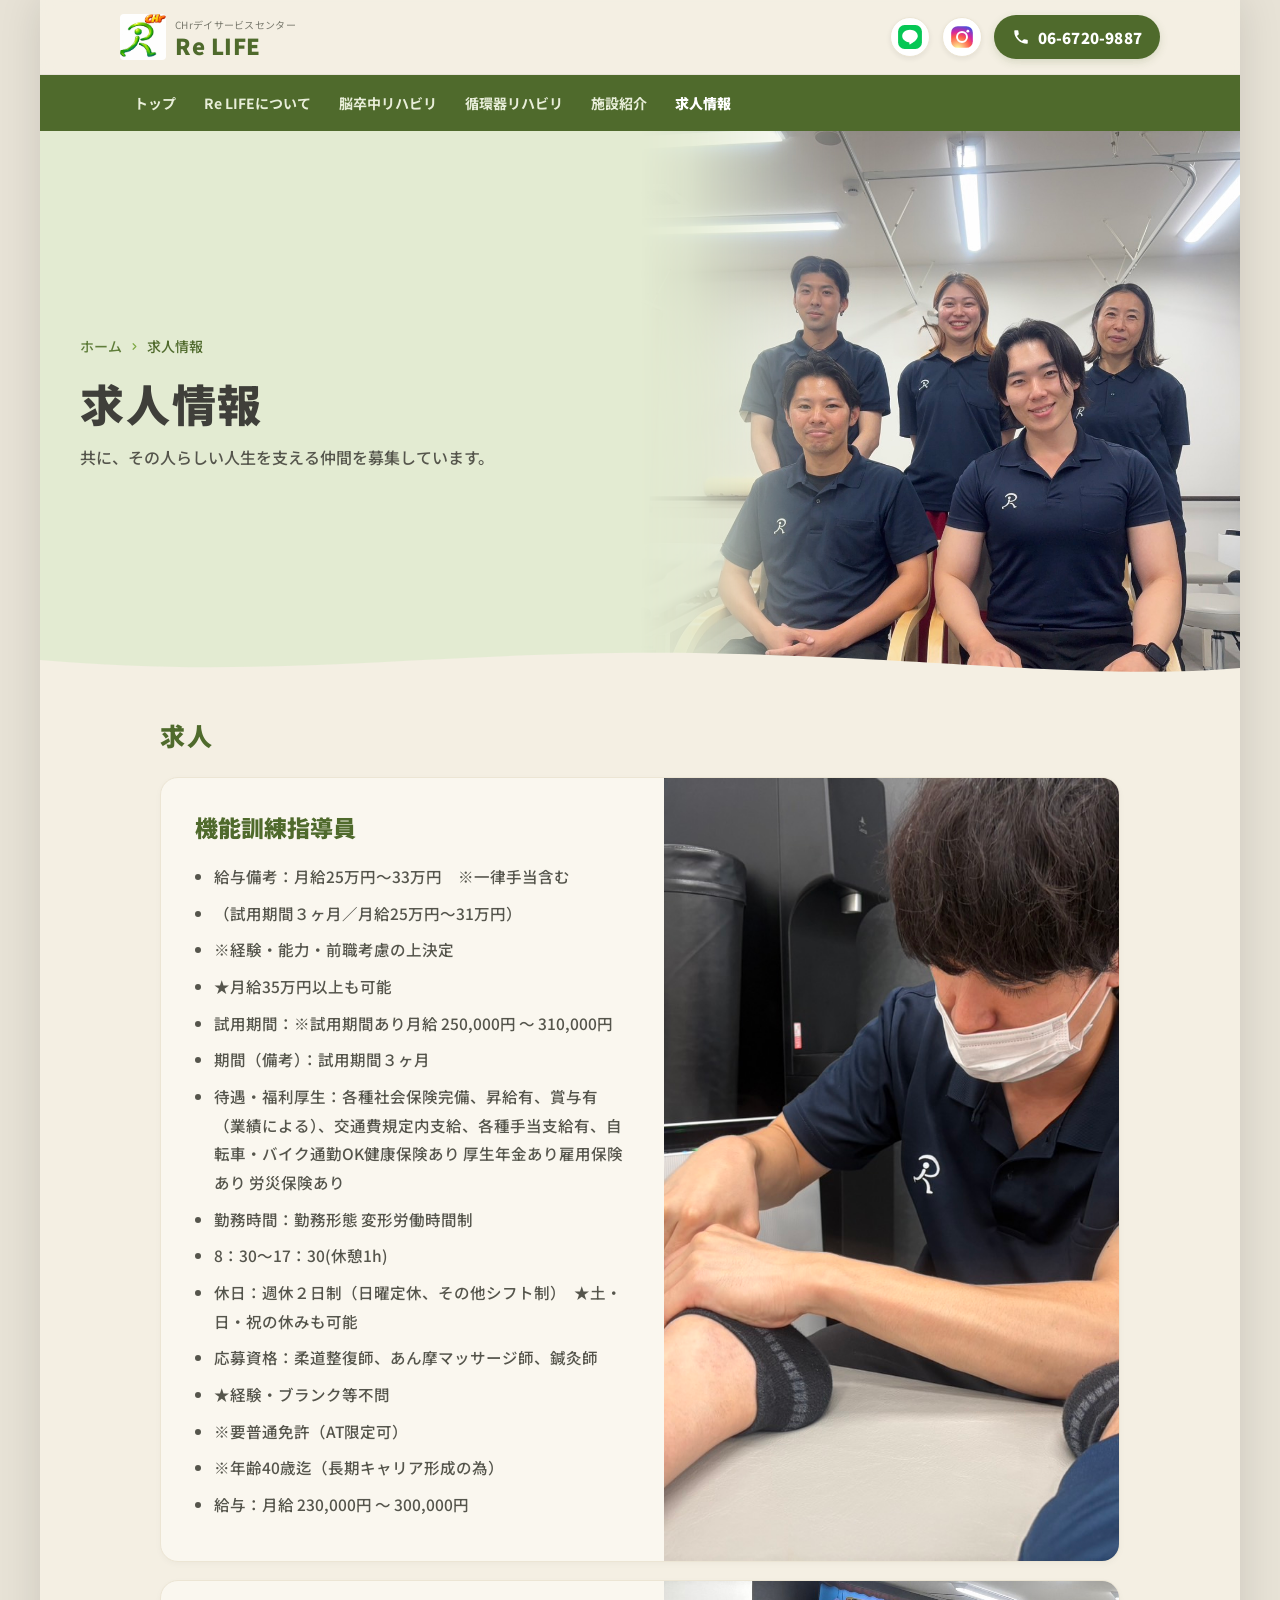
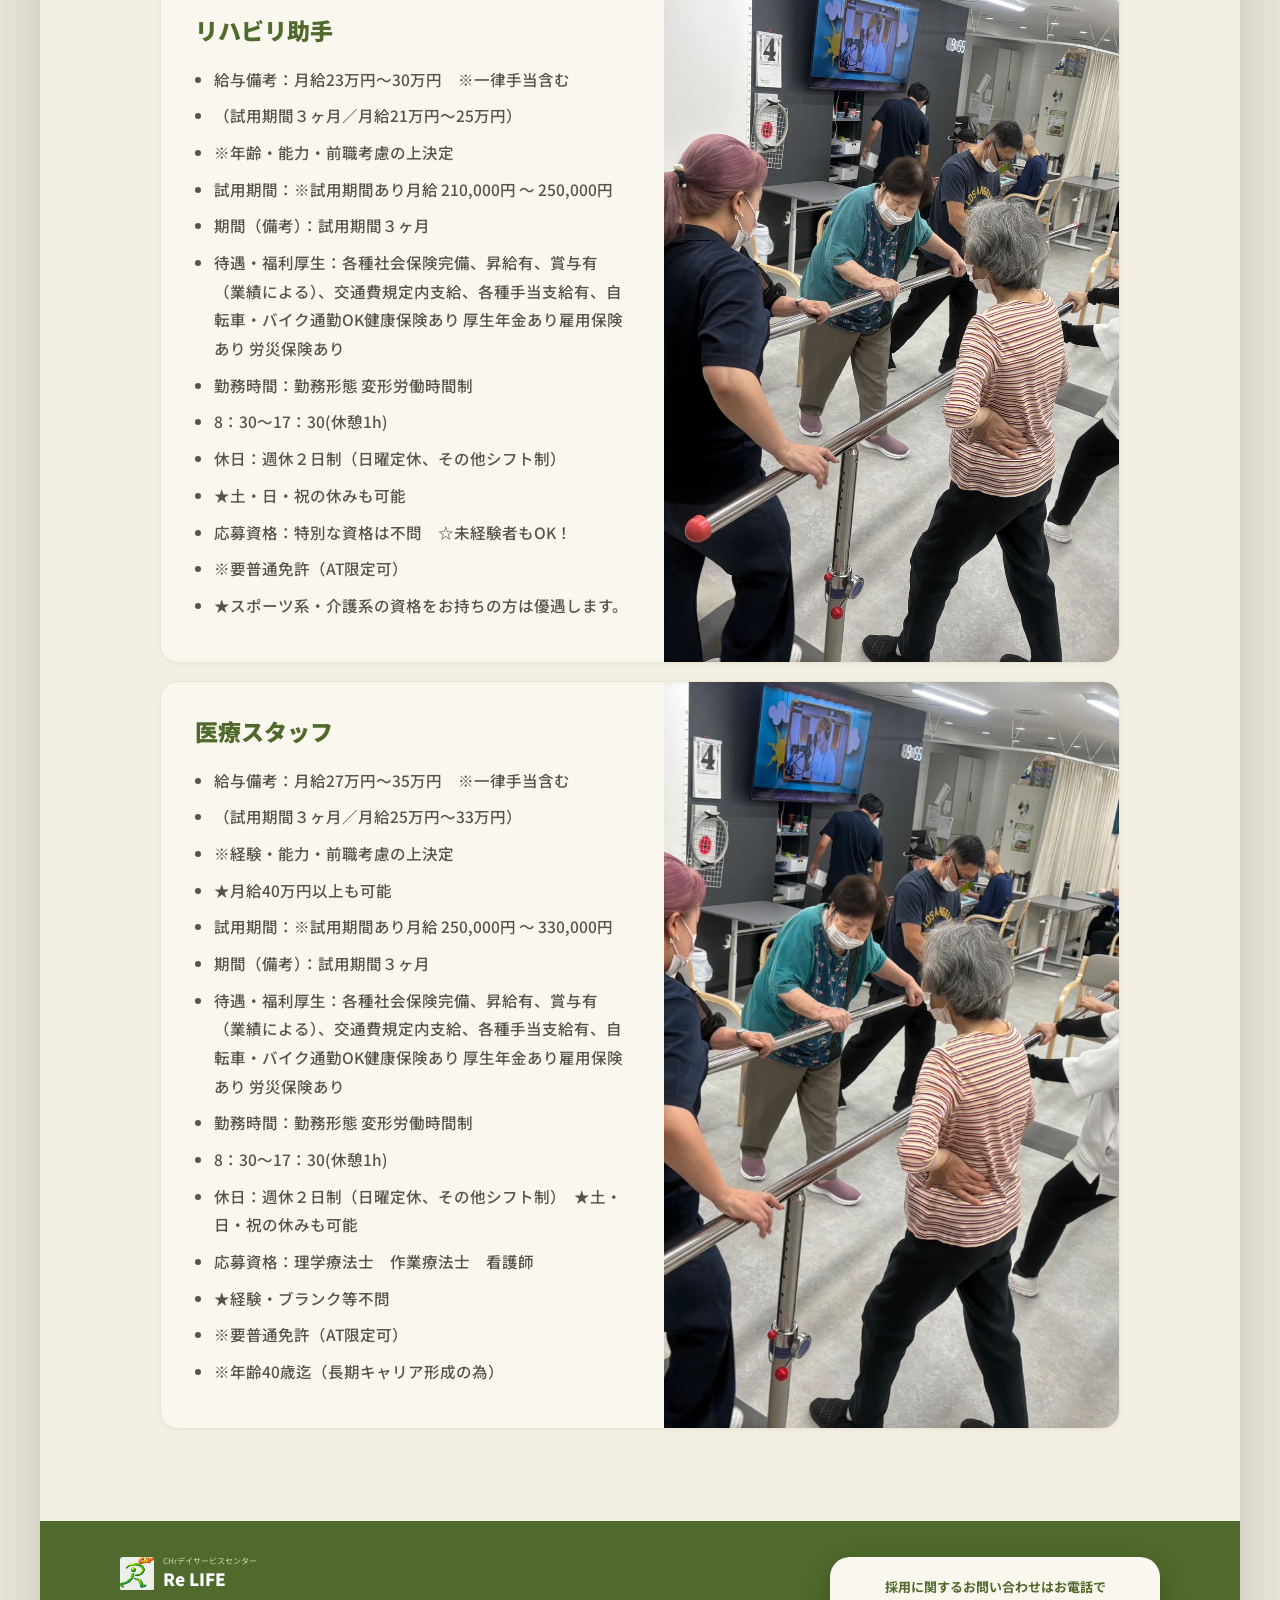
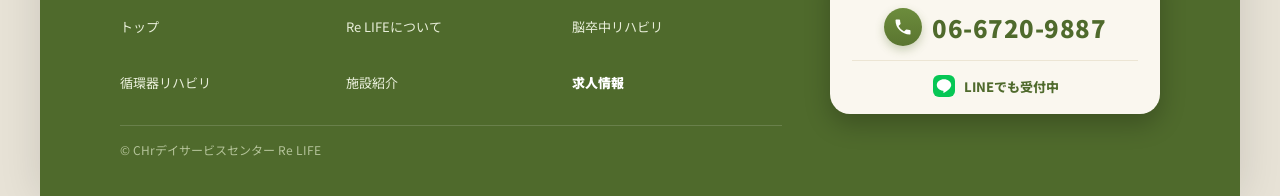
<file: recruit.html>
﻿<!DOCTYPE html>
<html lang="ja">
<head>
<meta charset="UTF-8">
<meta name="viewport" content="width=device-width, initial-scale=1">
<title>求人情報｜CHrデイサービスセンター Re LIFE</title>
<meta name="description" content="CHrデイサービスセンター Re LIFEの求人情報。脳卒中・循環器疾患に特化した半日型リハビリデイサービスで、共に働く仲間を募集しています。">
<meta property="og:title" content="求人情報｜CHrデイサービスセンター Re LIFE">
<meta property="og:description" content="CHrデイサービスセンター Re LIFEの求人情報。脳卒中・循環器疾患に特化した半日型リハビリデイサービスで、共に働く仲間を募集しています。">
<meta property="og:type" content="website">
<meta property="og:image" content="ogp.jpg">
<meta property="og:image:width" content="1050">
<meta property="og:image:height" content="1031">
<meta property="og:image:alt" content="CHrデイサービスセンター Re LIFE">
<meta name="twitter:card" content="summary_large_image">
<meta name="twitter:image" content="ogp.jpg">
<meta name="twitter:image:alt" content="CHrデイサービスセンター Re LIFE">
<link rel="preconnect" href="https://fonts.googleapis.com">
<link rel="preconnect" href="https://fonts.gstatic.com" crossorigin>
<link href="https://fonts.googleapis.com/css2?family=Noto+Sans+JP:wght@400;500;700;900&display=swap" rel="stylesheet">
<link rel="stylesheet" href="style.css">
<link rel="icon" type="image/png" href="favicon.png">
</head>
<body>
<a class="skip-link" href="#main-content">本文へ移動</a>
<div class="lp">

  <!-- HEADER -->
  <header class="site-header">
    <a href="index.html" class="site-header__logo">
      <img src="素材/ロゴ/logo_chr_relife.jpg" alt="Re LIFE ロゴ" class="site-header__logo-img">
      <div>
        <div class="site-header__sub">CHrデイサービスセンター</div>
        <div class="site-header__name">Re LIFE</div>
      </div>
    </a>
    <div class="site-header__actions">
      <!-- ★★ 公開前に必ず差し替え：LINE公式アカウントのURL（千原さん待ち／全6ページ共通） -->
      <a href="https://line.me/ti/p/TNzLzJ45UP" class="site-header__sns" target="_blank" rel="noopener noreferrer" aria-label="LINEで友だち追加">
        <svg viewBox="0 0 24 24" width="26" height="26" aria-hidden="true"><rect x="1" y="1" width="22" height="22" rx="6" fill="#06C755"></rect><path d="M19.2 11.1c0-3.2-3.2-5.8-7.2-5.8s-7.2 2.6-7.2 5.8c0 2.9 2.6 5.3 6 5.7.24.05.56.16.64.36.07.18.05.46.02.64l-.1.6c-.03.18-.14.7.62.38s4.05-2.39 5.53-4.09c1.02-1.12 1.69-2.26 1.69-3.57z" fill="#fff"></path></svg>
      </a>
      <a href="https://www.instagram.com/relifeup2025?utm_source=qr" class="site-header__sns" target="_blank" rel="noopener noreferrer" aria-label="Instagram @relifeup2025">
        <svg viewBox="0 0 24 24" width="26" height="26" aria-hidden="true">
          <defs><radialGradient id="igHeader" cx="30%" cy="107%" r="135%"><stop offset="0%" stop-color="#fdf497"></stop><stop offset="5%" stop-color="#fdf497"></stop><stop offset="45%" stop-color="#fd5949"></stop><stop offset="60%" stop-color="#d6249f"></stop><stop offset="90%" stop-color="#285AEB"></stop></radialGradient></defs>
          <rect x="2" y="2" width="20" height="20" rx="6" fill="url(#igHeader)"></rect>
          <circle cx="12" cy="12" r="4.6" fill="none" stroke="#fff" stroke-width="1.8"></circle>
          <circle cx="17.4" cy="6.6" r="1.3" fill="#fff"></circle>
        </svg>
      </a>
      <a href="tel:0667209887" class="site-header__tel" aria-label="電話で問い合わせ：06-6720-9887">
        <svg viewBox="0 0 24 24" width="18" height="18" aria-hidden="true"><path d="M6.62 10.79a15.53 15.53 0 0 0 6.59 6.59l2.2-2.2a1 1 0 0 1 1.02-.24 11.36 11.36 0 0 0 3.57.57 1 1 0 0 1 1 1V20a1 1 0 0 1-1 1A17 17 0 0 1 3 4a1 1 0 0 1 1-1h3.5a1 1 0 0 1 1 1c0 1.25.2 2.45.57 3.57a1 1 0 0 1-.25 1.02l-2.2 2.2z"></path></svg>
        06-6720-9887
      </a>
    </div>
    <button class="menu-btn" type="button" aria-label="メニューを開く" aria-expanded="false" aria-controls="navDrawer">
      <span></span><span></span><span></span>
    </button>
  </header>

  <!-- NAV DRAWER -->
  <nav class="nav-drawer" id="navDrawer" aria-label="メインナビゲーション" hidden>
    <button class="nav-drawer__close" type="button" aria-label="メニューを閉じる">✕</button>
    <ul>
      <li><a href="index.html">トップ</a></li>
      <li><a href="about.html">Re LIFEについて</a></li>
      <li><a href="nosotchu-reha.html">脳卒中リハビリ</a></li>
      <li><a href="junkanki-reha.html">循環器リハビリ</a></li>
      <li><a href="facility.html">施設紹介</a></li>
      <li><a href="recruit.html" class="current" aria-current="page">求人情報</a></li>
    </ul>
    <div class="nav-drawer__mobile-contact">
    <a href="tel:0667209887" class="nav-drawer__tel">
      <svg viewBox="0 0 24 24" width="18" height="18" fill="#5f9b2e" aria-hidden="true"><path d="M6.62 10.79a15.53 15.53 0 0 0 6.59 6.59l2.2-2.2a1 1 0 0 1 1.02-.24 11.36 11.36 0 0 0 3.57.57 1 1 0 0 1 1 1V20a1 1 0 0 1-1 1A17 17 0 0 1 3 4a1 1 0 0 1 1-1h3.5a1 1 0 0 1 1 1c0 1.25.2 2.45.57 3.57a1 1 0 0 1-.25 1.02l-2.2 2.2z"></path></svg>
      06-6720-9887
    </a>
    </div>
  </nav>

  <main id="main-content">
  <!-- PAGE HERO -->
  <!-- 写真リスト No.15 スタッフ集合写真（2026-08-12 受領）。縦位置写真なので上下がトリミングされる。
       顔が切れないよう --hero-photo-y を上寄せにしてある -->
  <section class="page-hero" style="--hero-photo-x:50%;--hero-photo-y:32%;">
    <div class="page-hero__media">
      <img src="素材/写真/staff_group.jpg" alt="Re LIFE のスタッフ5名" width="1108" height="1477" loading="eager" fetchpriority="high" decoding="async">
    </div>
    <div class="page-hero__copy">
      <div class="page-hero__breadcrumb" style="display:flex;align-items:center;gap:7px;font-size:12px;color:#5f7d3a;font-weight:500;margin-bottom:16px;">
        <a href="index.html" style="color:#5f7d3a;text-decoration:none;">ホーム</a>
        <svg viewBox="0 0 24 24" width="11" height="11" fill="none" stroke="var(--green-light)" stroke-width="2.6" stroke-linecap="round" stroke-linejoin="round" aria-hidden="true"><path d="M9 6l6 6-6 6"></path></svg>
        <span style="color:var(--green-dark);">求人情報</span>
      </div>
      <h1 class="page-hero__title" style="font-size:34px;font-weight:900;line-height:1.25;letter-spacing:2px;margin-bottom:16px;">求人情報</h1>
      <p class="page-hero__lead" style="font-size:13.5px;line-height:1.8;color:#4a4a42;font-weight:500;">共に、その人らしい人生を支える仲間を募集しています。</p>
    </div>
    <svg viewBox="0 0 430 40" preserveAspectRatio="none" style="position:absolute;left:0;bottom:-1px;width:100%;height:40px;display:block;z-index:3;" aria-hidden="true">
      <path d="M0,40 L0,18 C90,40 150,4 250,12 C330,18 380,38 430,26 L430,40 Z" fill="#f4efe3"></path>
    </svg>
  </section>

  <!-- 求人詳細 -->
  <section style="padding:36px 22px;" aria-labelledby="recruitment-heading">
    <h2 id="recruitment-heading" style="font-size:24px;font-weight:900;color:var(--green-dark);letter-spacing:.08em;margin:0 0 20px;">求人</h2>

    <article class="card recruit-card" style="margin-bottom:18px;">
      <div class="recruit-card__media">
        <!-- 写真リスト No.16「機能訓練指導員の仕事風景」（2026-08-19 受領）。16:9 で上下が切れるので顔が残る位置に -->
        <img src="素材/写真/recruit_kinou-kunren-shidoin.jpg" alt="ベッド上で利用者の脚を伸ばし、徒手で機能訓練を行うスタッフ" style="object-position:50% 40%;" loading="lazy" decoding="async">
      </div>
      <div class="recruit-card__body">
      <h3 style="font-size:19px;font-weight:900;color:var(--green-dark);margin:0 0 18px;">機能訓練指導員</h3>
      <ul class="recruit-list" style="margin:0;padding-left:1.3em;font-size:13px;line-height:1.9;color:var(--text-body);font-weight:500;">
        <li>給与備考：月給25万円～33万円　※一律手当含む</li>
        <li>（試用期間３ヶ月／月給25万円～31万円）</li>
        <li>※経験・能力・前職考慮の上決定</li>
        <li style="list-style:none;height:1.9em;" aria-hidden="true"></li>
        <li>★月給35万円以上も可能</li>
        <li>試用期間：※試用期間あり月給 250,000円 〜 310,000円</li>
        <li>期間（備考）：試用期間３ヶ月</li>
        <li>待遇・福利厚生：各種社会保険完備、昇給有、賞与有（業績による）、交通費規定内支給、各種手当支給有、自転車・バイク通勤OK健康保険あり 厚生年金あり雇用保険あり 労災保険あり</li>
        <li>勤務時間：勤務形態 変形労働時間制</li>
        <li>8：30～17：30(休憩1h)</li>
        <li style="list-style:none;height:1.9em;" aria-hidden="true"></li>
        <li>休日：週休２日制（日曜定休、その他シフト制）　★土・日・祝の休みも可能</li>
        <li>応募資格：柔道整復師、あん摩マッサージ師、鍼灸師</li>
        <li>★経験・ブランク等不問</li>
        <li>※要普通免許（AT限定可）</li>
        <li>※年齢40歳迄（長期キャリア形成の為）</li>
        <li style="list-style:none;height:1.9em;" aria-hidden="true"></li>
        <li>給与：月給 230,000円 〜 300,000円</li>
      </ul>
      </div>
    </article>

    <article class="card recruit-card" style="margin-bottom:18px;">
      <div class="recruit-card__media">
        <!-- 写真リスト No.17「リハビリ助手の仕事風景」（2026-08-12 受領）。トップのヒーロー1枚目と共用 -->
        <img src="素材/写真/reha_heiko-bo.jpg" alt="平行棒で歩行訓練をする利用者様を介助するスタッフ" style="object-position:40% 45%;" loading="lazy" decoding="async">
      </div>
      <div class="recruit-card__body">
      <h3 style="font-size:19px;font-weight:900;color:var(--green-dark);margin:0 0 18px;">リハビリ助手</h3>
      <ul class="recruit-list" style="margin:0;padding-left:1.3em;font-size:13px;line-height:1.9;color:var(--text-body);font-weight:500;">
        <li>給与備考：月給23万円～30万円　※一律手当含む</li>
        <li>（試用期間３ヶ月／月給21万円～25万円）</li>
        <li>※年齢・能力・前職考慮の上決定</li>
        <li>試用期間：※試用期間あり月給 210,000円 〜 250,000円</li>
        <li>期間（備考）：試用期間３ヶ月</li>
        <li>待遇・福利厚生：各種社会保険完備、昇給有、賞与有（業績による）、交通費規定内支給、各種手当支給有、自転車・バイク通勤OK健康保険あり 厚生年金あり雇用保険あり 労災保険あり</li>
        <li>勤務時間：勤務形態 変形労働時間制</li>
        <li>8：30～17：30(休憩1h)</li>
        <li style="list-style:none;height:1.9em;" aria-hidden="true"></li>
        <li>休日：週休２日制（日曜定休、その他シフト制）　</li>
        <li>★土・日・祝の休みも可能</li>
        <li>応募資格：特別な資格は不問　☆未経験者もOK！</li>
        <li>※要普通免許（AT限定可）</li>
        <li>★スポーツ系・介護系の資格をお持ちの方は優遇します。</li>
      </ul>
      </div>
    </article>

    <article class="card recruit-card">
      <div class="recruit-card__media">
        <!-- 写真リスト No.18「医療スタッフの仕事風景」（2026-08-19 受領）。縦位置写真なので 16:9 では上下が大きく切れる。顔が入る位置に上寄せ -->
        <img src="素材/写真/recruit_iryo-staff.jpg" alt="平行棒での歩行訓練に付き添い、複数の利用者様を見守るスタッフ" style="object-position:50% 38%;" loading="lazy" decoding="async">
      </div>
      <div class="recruit-card__body">
      <h3 style="font-size:19px;font-weight:900;color:var(--green-dark);margin:0 0 18px;">医療スタッフ</h3>
      <ul class="recruit-list" style="margin:0;padding-left:1.3em;font-size:13px;line-height:1.9;color:var(--text-body);font-weight:500;">
        <li>給与備考：月給27万円～35万円　※一律手当含む</li>
        <li>（試用期間３ヶ月／月給25万円～33万円）</li>
        <li>※経験・能力・前職考慮の上決定</li>
        <li style="list-style:none;height:1.9em;" aria-hidden="true"></li>
        <li>★月給40万円以上も可能</li>
        <li>試用期間：※試用期間あり月給 250,000円 〜 330,000円</li>
        <li>期間（備考）：試用期間３ヶ月</li>
        <li>待遇・福利厚生：各種社会保険完備、昇給有、賞与有（業績による）、交通費規定内支給、各種手当支給有、自転車・バイク通勤OK健康保険あり 厚生年金あり雇用保険あり 労災保険あり</li>
        <li>勤務時間：勤務形態 変形労働時間制</li>
        <li>8：30～17：30(休憩1h)</li>
        <li style="list-style:none;height:1.9em;" aria-hidden="true"></li>
        <li>休日：週休２日制（日曜定休、その他シフト制）　★土・日・祝の休みも可能</li>
        <li>応募資格：理学療法士　作業療法士　看護師</li>
        <li>★経験・ブランク等不問</li>
        <li>※要普通免許（AT限定可）</li>
        <li>※年齢40歳迄（長期キャリア形成の為）</li>
      </ul>
      </div>
    </article>
  </section>

  <!-- CTA -->
  <!-- 960px以上ではフッター内のCTAに置き換わるため、このセクションは隠れる（2026-08-13） -->
  <section class="final-contact-section" style="padding:0px 18px 26px;">
    <div class="cta-block">
      <a href="tel:0667209887" class="cta-block__main">
        <div class="cta-block__label">
          <svg viewBox="0 0 24 24" width="15" height="15" fill="rgba(255,255,255,.85)" aria-hidden="true"><path d="M17 8C8 10 5.9 16.17 3.82 21.34l1.89.66.95-2.3c.48.17.98.3 1.34.3C19 20 22 3 22 3c-1 2-8 2.25-13 3.25S2 11.5 2 13.5s1.75 3.75 1.75 3.75C7 8 17 8 17 8z"></path></svg>
          採用に関するお問い合わせはお電話で
          <svg viewBox="0 0 24 24" width="15" height="15" fill="rgba(255,255,255,.85)" style="transform:scaleX(-1);" aria-hidden="true"><path d="M17 8C8 10 5.9 16.17 3.82 21.34l1.89.66.95-2.3c.48.17.98.3 1.34.3C19 20 22 3 22 3c-1 2-8 2.25-13 3.25S2 11.5 2 13.5s1.75 3.75 1.75 3.75C7 8 17 8 17 8z"></path></svg>
        </div>
        <div class="cta-block__tel">
          <span class="cta-block__tel-icon">
            <svg viewBox="0 0 24 24" width="22" height="22" fill="#fff" aria-hidden="true"><path d="M6.62 10.79a15.53 15.53 0 0 0 6.59 6.59l2.2-2.2a1 1 0 0 1 1.02-.24 11.36 11.36 0 0 0 3.57.57 1 1 0 0 1 1 1V20a1 1 0 0 1-1 1A17 17 0 0 1 3 4a1 1 0 0 1 1-1h3.5a1 1 0 0 1 1 1c0 1.25.2 2.45.57 3.57a1 1 0 0 1-.25 1.02l-2.2 2.2z"></path></svg>
          </span>
          <span class="cta-block__tel-num">06-6720-9887</span>
          <svg viewBox="0 0 24 24" width="17" height="17" fill="none" stroke="#fff" stroke-width="2.8" stroke-linecap="round" stroke-linejoin="round" aria-hidden="true"><path d="M9 6l6 6-6 6"></path></svg>
        </div>
      </a>
      <!-- ★★ 公開前に必ず差し替え：LINE公式アカウントのURL（600px以上でのみ表示） -->
      <a href="https://line.me/ti/p/TNzLzJ45UP" class="cta-block__line" target="_blank" rel="noopener noreferrer">
        <span class="cta-block__line-icon">
          <svg viewBox="0 0 24 24" width="32" height="32" aria-hidden="true"><rect x="1" y="1" width="22" height="22" rx="6" fill="#06C755"></rect><path d="M19.2 11.1c0-3.2-3.2-5.8-7.2-5.8s-7.2 2.6-7.2 5.8c0 2.9 2.6 5.3 6 5.7.24.05.56.16.64.36.07.18.05.46.02.64l-.1.6c-.03.18-.14.7.62.38s4.05-2.39 5.53-4.09c1.02-1.12 1.69-2.26 1.69-3.57z" fill="#fff"></path></svg>
        </span>
        LINEでも受付中
      </a>
    </div>
  </section>

  </main>
  <!-- FOOTER -->
  <!-- 2026-08-13: 960px以上ではフッターを「左＝情報／右＝CTA」の2カラムにしている -->
  <footer class="site-footer">
    <div class="site-footer__body">
    <div class="site-footer__logo">
      <img src="素材/ロゴ/logo_chr_relife.jpg" alt="Re LIFE ロゴ">
      <div>
        <div class="site-footer__sub">CHrデイサービスセンター</div>
        <div class="site-footer__name">Re LIFE</div>
      </div>
    </div>
    <nav class="site-footer__nav-grid" aria-label="フッターナビゲーション">
      <a href="index.html">トップ</a>
      <a href="about.html">Re LIFEについて</a>
      <a href="nosotchu-reha.html">脳卒中リハビリ</a>
      <a href="junkanki-reha.html">循環器リハビリ</a>
      <a href="facility.html">施設紹介</a>
      <a href="recruit.html" class="current" aria-current="page">求人情報</a>
    </nav>
    <!-- 2026-08-13: 住所・TEL・FAXを削除（ユーザー判断）。ここは著作権表示だけ -->
    <div class="site-footer__info">
      <span class="site-footer__copy">© CHrデイサービスセンター Re LIFE</span>
    </div>
    </div>
    <!-- 960px以上でのみ表示。フッターが濃緑なので白カードで浮かせる -->
    <div class="site-footer__cta">
      <a href="tel:0667209887" class="footer-cta__main">
        <span class="footer-cta__label">採用に関するお問い合わせはお電話で</span>
        <span class="footer-cta__tel">
          <span class="footer-cta__tel-icon">
            <svg viewBox="0 0 24 24" width="20" height="20" fill="#fff" aria-hidden="true"><path d="M6.62 10.79a15.53 15.53 0 0 0 6.59 6.59l2.2-2.2a1 1 0 0 1 1.02-.24 11.36 11.36 0 0 0 3.57.57 1 1 0 0 1 1 1V20a1 1 0 0 1-1 1A17 17 0 0 1 3 4a1 1 0 0 1 1-1h3.5a1 1 0 0 1 1 1c0 1.25.2 2.45.57 3.57a1 1 0 0 1-.25 1.02l-2.2 2.2z"></path></svg>
          </span>
          <span class="footer-cta__tel-num">06-6720-9887</span>
        </span>
      </a>
      <!-- ★★ 公開前に必ず差し替え：LINE公式アカウントのURL -->
      <a href="https://line.me/ti/p/TNzLzJ45UP" class="footer-cta__line" target="_blank" rel="noopener noreferrer">
        <svg viewBox="0 0 24 24" width="24" height="24" aria-hidden="true"><rect x="1" y="1" width="22" height="22" rx="6" fill="#06C755"></rect><path d="M19.2 11.1c0-3.2-3.2-5.8-7.2-5.8s-7.2 2.6-7.2 5.8c0 2.9 2.6 5.3 6 5.7.24.05.56.16.64.36.07.18.05.46.02.64l-.1.6c-.03.18-.14.7.62.38s4.05-2.39 5.53-4.09c1.02-1.12 1.69-2.26 1.69-3.57z" fill="#fff"></path></svg>
        LINEでも受付中
      </a>
    </div>
  </footer>

</div>
<!-- 右下に浮くLINEボタン（スマホ専用／600px以上では非表示）
     ★★ 公開前に必ず差し替え：LINE公式アカウントのURL -->
<a href="https://line.me/ti/p/TNzLzJ45UP" class="line-fab" target="_blank" rel="noopener noreferrer">
  <svg viewBox="0 0 24 24" width="28" height="28" aria-hidden="true"><path d="M12 3.6c-4.7 0-8.5 3-8.5 6.8 0 3.4 3 6.2 7.1 6.7.28.06.65.19.75.42.08.21.05.54.03.75l-.12.7c-.04.21-.17.83.73.45s4.8-2.83 6.55-4.84C19.8 12.9 20.5 11.5 20.5 10.4c0-3.8-3.8-6.8-8.5-6.8z" fill="#fff"></path></svg>
  LINE受付中
</a>
<script src="site.js"></script>
</body>
</html>
</file>
<file: style.css>
/* ===================================================
   ReLIFE 共通スタイルシート
   =================================================== */

/* --- CSS変数 --- */
:root {
  --green-dark:   #4f6a2c;
  --green:        #4d762b;
  --green-mid:    #6c8c3c;
  --green-btn:    #5a7530;
  --green-light:  #7faa46;
  --green-pale:   #e8efd8;
  --page-bg:      #f4efe3;
  --body-bg:      #e7e2d6;
  --text:         #3f3f3a;
  --text-body:    #55554c;
  --text-sub:     #6f6f64;
  --text-muted:   #7a7a6e;
  --card-bg:      #faf7ef;
  --card-border:  #ece5d4;
  --red:          #c05c52;
  --red-mid:      #c0786f;
}

/* --- ベース --- */
*, *::before, *::after { box-sizing: border-box; margin: 0; padding: 0; }
html, body { background: var(--body-bg); }
body {
  font-family: 'Noto Sans JP', sans-serif;
  -webkit-font-smoothing: antialiased;
  color: var(--text);
}

/* --- ページラッパー --- */
.lp {
  max-width: 430px;
  margin: 0 auto;
  background: var(--page-bg);
  min-height: 100vh;
  box-shadow: 0 0 40px rgba(0,0,0,.12);
  position: relative;
  overflow: hidden;
}
.lp ::selection { background: #c7d7a6; }

/* Temporary homepage-only hide: retain the six-strengths markup for easy restoration. */
.home-strengths--temporarily-hidden { display: none !important; }

/* ===================================================
   ヘッダー
   =================================================== */
.site-header {
  position: sticky;
  top: 0;
  z-index: 40;
  display: flex;
  align-items: center;
  justify-content: space-between;
  padding: 11px 18px;
  background: rgba(244,239,227,.92);
  backdrop-filter: blur(8px);
  border-bottom: 1px solid rgba(0,0,0,.05);
}
.site-header__logo {
  display: flex;
  align-items: center;
  gap: 9px;
  text-decoration: none;
}
.site-header__logo-img {
  width: 40px;
  height: 40px;
  object-fit: contain;
  border-radius: 4px;
  flex: none;
}
.site-header__sub {
  font-size: 8.5px;
  color: var(--text-muted);
  letter-spacing: .3px;
  margin-bottom: 2px;
}
.site-header__name {
  font-size: 19px;
  font-weight: 900;
  color: var(--green-dark);
  letter-spacing: .5px;
  line-height: 1.05;
}
.site-header__tel {
  display: none;
  align-items: center;
  justify-content: center;
  gap: 8px;
  min-height: 44px;
  padding: 10px 18px;
  border-radius: 999px;
  background: var(--green-dark);
  color: #fff;
  font-size: 15px;
  font-weight: 900;
  letter-spacing: .2px;
  text-decoration: none;
  box-shadow: 0 3px 8px rgba(79,106,44,.18);
}
.site-header__tel:hover,
.site-header__tel:focus-visible { background: var(--green-btn); }
.site-header__tel svg { fill: #fff; }
/* 電話ボタンの左に並ぶSNSロゴ（LINE・Instagram）。
   電話ボタンと同じく960px以上でのみ表示する（スマホはヘッダーに幅がないため、
   トップのSNSカードとナビの導線に任せる） */
.site-header__actions {
  display: flex;
  align-items: center;
  gap: 10px;
}
.site-header__sns {
  display: none;
  align-items: center;
  justify-content: center;
  width: 40px;
  height: 40px;
  flex: none;
  border-radius: 50%;
  background: #fff;
  border: 1px solid var(--card-border);
  box-shadow: 0 2px 5px rgba(0,0,0,.07);
  transition: transform .15s ease, box-shadow .15s ease;
}
.site-header__sns:hover,
.site-header__sns:focus-visible {
  transform: translateY(-1px);
  box-shadow: 0 4px 10px rgba(0,0,0,.14);
}
.menu-btn {
  background: none;
  border: none;
  cursor: pointer;
  display: flex;
  flex-direction:column;
  gap: 5px;
  padding: 6px;
}
.menu-btn span {
  display: block;
  width: 26px;
  height: 3px;
  border-radius: 2px;
  background: var(--green-dark);
}

/* ===================================================
   ナビドロワー
   =================================================== */
.nav-drawer {
  display: none;
  position: fixed;
  top: 0;
  left: 50%;
  transform: translateX(-50%);
  width: 100%;
  max-width: 430px;
  height: 100%;
  background: rgba(79,106,44,.97);
  z-index: 50;
  padding: 24px 28px 40px;
  overflow-y: auto;
}
.nav-drawer__close {
  display: block;
  margin-left: auto;
  background: none;
  border: none;
  cursor: pointer;
  color: #fff;
  font-size: 28px;
  line-height: 1;
  margin-bottom: 28px;
}
.nav-drawer ul { list-style: none; }
.nav-drawer a {
  display: block;
  color: #e8eed9;
  text-decoration: none;
  font-size: 16px;
  font-weight: 700;
  padding: 14px 0;
  border-bottom: 1px solid rgba(255,255,255,.15);
}
.nav-drawer a.current { color: #fff; font-weight: 900; }
.nav-drawer li:last-child a { border-bottom: none; }
.nav-drawer a.nav-drawer__tel {
  display: flex;
  align-items: center;
  justify-content: center;
  gap: 10px;
  width: 100%;
  min-height: 54px;
  box-sizing: border-box;
  margin-top: 28px;
  text-decoration: none;
  background: #fff;
  color: var(--green-dark);
  font-weight: 900;
  font-size: 17px;
  line-height: 1;
  padding: 15px 18px;
  border-radius: 40px;
  border-bottom: none;
}
.nav-drawer a.nav-drawer__tel svg {
  flex: 0 0 auto;
  fill: currentColor;
}
.nav-drawer__mobile-contact { display: block; }

/* ===================================================
   CTAボタン（電話）
   =================================================== */
/* ヒーロー下の横長ボタン */
.btn-tel {
  display: flex;
  align-items: center;
  justify-content: center;
  gap: 10px;
  text-decoration: none;
  background: linear-gradient(180deg, var(--green-mid), var(--green-btn));
  color: #fff;
  font-weight: 700;
  font-size: 16.5px;
  padding: 17px 18px;
  border-radius: 46px;
  box-shadow: 0 8px 18px rgba(90,117,48,.32);
}
.btn-tel__icon {
  width: 30px;
  height: 30px;
  border-radius: 50%;
  background: rgba(255,255,255,.18);
  display: flex;
  align-items: center;
  justify-content: center;
  flex: none;
}

/* ヒーロー直下のバー型CTA（トップのみ）。
   2026-08-08に「アイコン＋電話番号＋矢印」の1行だけに簡素化した。
   文言は上のバッジ（見学・体験 受付中）が担う */
.cta-bar {
  display: flex;
  align-items: center;
  justify-content: center;
  gap: 12px;
  text-decoration: none;
  background: linear-gradient(180deg, var(--green-mid), var(--green-btn));
  border-radius: 48px;
  padding: 14px 20px;
  box-shadow: 0 8px 18px rgba(90,117,48,.32);
}
.cta-bar__icon {
  width: 42px;
  height: 42px;
  border-radius: 50%;
  background: rgba(255,255,255,.18);
  display: flex;
  align-items: center;
  justify-content: center;
  flex: none;
}
.cta-bar__num {
  font-size: 22px;
  font-weight: 900;
  color: #fff;
  letter-spacing: .5px;
  white-space: nowrap;
}

/* 発信前の予告文言（電話バナー直下） */
.tel-note {
  margin: 7px 4px 0;
  font-size: 11.5px;
  font-weight: 500;
  color: #8a8a80;
  text-align: center;
}

/* ブロック型CTA（トップ下部・求人ページで共通。2026-08-08にトップ側も統一）
   スマホ  = 電話のみ（幅がないためLINEは出さず、代わりに右下の .line-fab が出る）
   600px〜 = ブロック内の右側にLINE導線を追加し、電話側はその分だけ左に寄る
   ※ブロック全体を <a href="tel:"> にするとLINEリンクを入れ子にできないため、
     外側は <div> にして中に「電話の<a>」と「LINEの<a>」を並べている */
.cta-block {
  display: grid;
  grid-template-columns: minmax(0, 1fr);
  align-items: center;
  text-decoration: none;
  background: linear-gradient(180deg, var(--green-mid), var(--green-btn));
  border-radius: 24px;
  padding: 20px 22px 22px;
  box-shadow: 0 8px 18px rgba(90,117,48,.32);
}
.cta-block__main {
  min-width: 0;
  display: block;
  text-decoration: none;
}
/* 右側のLINE導線（600px以上でのみ表示） */
.cta-block__line {
  display: none;
  flex-direction: column;
  align-items: center;
  gap: 9px;
  padding-left: 22px;
  border-left: 1px solid rgba(255,255,255,.26);
  color: #fff;
  font-size: 12.5px;
  font-weight: 800;
  letter-spacing: .2px;
  text-decoration: none;
  white-space: nowrap;
}
/* 白い丸の中に緑の角丸ロゴを置く（ヘッダーのSNSロゴと同じ作り）。
   CTAの背景がダークグリーンのため、緑のロゴを直に置くと沈み、
   逆に白地に緑の吹き出しだけにすると色が反転して見えて分かりにくい */
.cta-block__line-icon {
  display: flex;
  align-items: center;
  justify-content: center;
  width: 52px;
  height: 52px;
  border-radius: 50%;
  background: #fff;
  box-shadow: 0 4px 10px rgba(0,0,0,.24);
  transition: transform .15s ease, box-shadow .15s ease;
}
.cta-block__line:hover .cta-block__line-icon,
.cta-block__line:focus-visible .cta-block__line-icon {
  transform: translateY(-2px);
  box-shadow: 0 7px 16px rgba(0,0,0,.32);
}
.cta-block__label {
  display: flex;
  align-items: center;
  justify-content: center;
  gap: 9px;
  margin-bottom: 14px;
  font-size: 13.5px;
  font-weight: 700;
  color: #eef3e2;
}
.cta-block__tel {
  display: flex;
  align-items: center;
  justify-content: center;
  gap: 12px;
}
.cta-block__tel-icon {
  width: 42px;
  height: 42px;
  border-radius: 50%;
  background: rgba(255,255,255,.16);
  display: flex;
  align-items: center;
  justify-content: center;
  flex: none;
}
.cta-block__tel-num {
  font-size: 22px;
  font-weight: 900;
  color: #fff;
  letter-spacing: .5px;
  white-space: nowrap;
}
@media (min-width: 600px) {
  .cta-block {
    grid-template-columns: minmax(0, 1fr) auto;
    gap: 22px;
    padding: 22px 26px 24px;
  }
  .cta-block__line { display: flex; }
}

/* ---------------------------------------------------
   右下に浮くLINEボタン（スマホ専用・全ページ共通）
   スマホはヘッダーにもCTAにもLINEを置けないため、常時表示のこれで代替する。
   .lp の外に置くこと（.lp は幅によって overflow:hidden になる）
   --------------------------------------------------- */
.line-fab {
  position: fixed;
  right: 14px;
  bottom: calc(16px + env(safe-area-inset-bottom, 0px));
  /* ヘッダー(40)より上、ナビドロワー(50)より下。メニューを開いたら隠れる */
  z-index: 45;
  display: inline-flex;
  align-items: center;
  gap: 7px;
  height: 52px;
  padding: 0 17px 0 13px;
  border-radius: 999px;
  background: #06C755;
  color: #fff;
  font-size: 13px;
  font-weight: 800;
  letter-spacing: .2px;
  white-space: nowrap;
  text-decoration: none;
  box-shadow: 0 6px 18px rgba(0,0,0,.30);
  transition: transform .15s ease, box-shadow .15s ease;
}
.line-fab:hover,
.line-fab:focus-visible {
  transform: translateY(-2px);
  box-shadow: 0 9px 22px rgba(0,0,0,.36);
}
.line-fab:active { transform: translateY(0); }
@media (min-width: 600px) {
  /* 600px以上ではCTA内にLINE導線が出るので、浮きボタンは消す */
  .line-fab { display: none; }
}

/* ===================================================
   カード
   =================================================== */
.card {
  background: var(--card-bg);
  border: 1px solid var(--card-border);
  border-radius: 16px;
  box-shadow: 0 2px 6px rgba(0,0,0,.03);
}

/* ===================================================
   トップページ：案内カード
   =================================================== */
.home-feature-card {
  display: grid;
  grid-template-columns: minmax(0, 1fr) 140px;
  align-items: center;
  gap: 14px;
  padding: 18px;
}
.home-feature-card__content {
  min-width: 0;
  display: flex;
  flex-direction: column;
  justify-content: center;
}
.home-feature-card__content a {
  align-self: flex-start;
  width: fit-content;
}
.home-feature-card__image {
  width: 140px;
  height: 120px;
  overflow: hidden;
  border-radius: 12px;
  background: var(--green-pale);
}
.home-feature-card__image img {
  display: block;
  width: 100%;
  height: 100%;
  object-fit: cover;
}

/* トップの「脳卒中リハビリ／循環器リハビリ」カードの写真枠（2026-08-13）。
   以前は 88px（PCのみ180px）の高さ固定だった。599px以下ではカードが1カラム＝全幅になるため、
   88px だと 4:1 の細長い帯に潰れていた。高さは比率で持たせる。 */
.home-rehab-card__media {
  width: 100%;
  aspect-ratio: 16 / 9;
  overflow: hidden;
}
.home-rehab-card__media img,
.home-rehab-card__media .img-ph {
  display: block;
  width: 100%;
  height: 100%;
  object-fit: cover;
  /* 縦位置は写真ごとに調整する。スマホ＝--thumb-y、PC＝--thumb-y-pc（枠が浅くなるぶん上寄せ） */
  object-position: var(--thumb-x, 50%) var(--thumb-y, 45%);
}
/* PCは2カラムで1枚あたりが広くなる。16:9のままだと写真だけが大きくなりすぎるので浅くする */
@media (min-width: 960px) {
  .home-rehab-card__media { aspect-ratio: 2 / 1; }
  .home-rehab-card__media img {
    object-position: var(--thumb-x, 50%) var(--thumb-y-pc, 28%);
  }
}

/* トップのアクセス欄（2026-08-13）。上のFAQと同じベージュ地で境界が分からなかったため、
   ここだけ薄緑の帯にした。上下の波形は隣のセクションの背景色（--page-bg）で塗り、
   帯の内側が薄緑として残る仕組み。padding の上下は波形の高さぶん余分に取っている。 */
.access-section {
  position: relative;
  padding: 54px 18px 46px;
  background: var(--green-pale);
}
.access-section__wave {
  position: absolute;
  left: 0;
  display: block;
  width: 100%;
  height: 40px;
  pointer-events: none;
}
.access-section__wave--top { top: -1px; }
.access-section__wave--bottom { bottom: -1px; }

.home-philosophy-card {
  padding: 24px 20px;
  text-align: center;
}
.home-philosophy-card__body {
  max-width: 780px;
  margin-right: auto;
  margin-left: auto;
}

/* ---------------------------------------------------
   SNSカード（Instagram / LINE）
   従来の1枚のインスタカードを、同じ高さの小カード2枚に分割したもの。
   カードの高さは中のQRコード（116px）＋余白でほぼ決まる。
   スマホ(〜599px) = 1列に縦積み・QRは出さず丸ロゴのタップボタン
   PC/タブレット(600px〜) = 横に2枚並べ・QR表示
   ※スマホでQRを出しても本人は読み取れないための出し分け（2026-08-06 打合せ）
   --------------------------------------------------- */
.home-sns-row {
  display: grid;
  grid-template-columns: 1fr;
  gap: 14px;
}
.home-sns-card {
  display: grid;
  grid-template-columns: minmax(0, 1fr) auto;
  align-items: center;
  gap: 14px;
  padding: 16px 18px;
}
.home-sns-card__text { min-width: 0; }
.home-sns-card__title {
  display: flex;
  align-items: center;
  gap: 7px;
  font-size: 14.5px;
  font-weight: 900;
  color: var(--green-dark);
  line-height: 1.45;
  margin-bottom: 5px;
}
.home-sns-card__title svg { flex: none; }
.home-sns-card__lead {
  font-size: 12px;
  line-height: 1.6;
  color: var(--text-body);
}
.home-sns-card__id {
  margin-top: 6px;
  font-size: 11px;
  font-weight: 700;
  letter-spacing: .3px;
  color: var(--red);
}
.home-sns-card__id--line { color: #06a648; }
.home-sns-card__action {
  flex: none;
  display: flex;
  align-items: center;
  justify-content: center;
  text-decoration: none;
}
/* スマホ用：丸ロゴのタップボタン */
.home-sns-card__tap {
  display: flex;
  align-items: center;
  justify-content: center;
  width: 56px;
  height: 56px;
  border-radius: 50%;
  background: #fff;
  border: 1px solid var(--card-border);
  box-shadow: 0 2px 6px rgba(0,0,0,.08);
}
/* PC用：QRコード */
.home-sns-card__qr {
  display: none;
  width: 116px;
  height: 116px;
  align-items: center;
  justify-content: center;
  overflow: hidden;
  border: 1px solid var(--card-border);
  border-radius: 10px;
  background: #f0ebe0;
}
.home-sns-card__qr span {
  font-size: 12px;
  color: #9a9a8c;
  text-align: center;
  line-height: 1.4;
}
.home-sns-card__qr img {
  display: block;
  width: 100%;
  height: 100%;
  object-fit: contain;
}

@media (min-width: 600px) {
  .home-sns-row {
    grid-template-columns: 1fr 1fr;
    gap: 18px;
  }
  .home-sns-card {
    gap: 16px;
    padding: 18px 20px;
  }
  .home-sns-card__title { font-size: 15px; }
  .home-sns-card__lead { font-size: 12.5px; }
  .home-sns-card__tap { display: none; }
  .home-sns-card__qr {
    display: flex;
    width: 100px;
    height: 100px;
  }
}
@media (min-width: 960px) {
  .home-sns-row { gap: 22px; }
  .home-sns-card { padding: 20px 24px; }
  .home-sns-card__title { font-size: 18px; }
  .home-sns-card__lead { font-size: 14px; line-height: 1.7; }
  .home-sns-card__id { font-size: 13px; margin-top: 8px; }
  .home-sns-card__qr {
    width: 116px;
    height: 116px;
  }
}

/* ===================================================
   画像プレースホルダー（写真が来たら img に差し替え）
   =================================================== */
.img-ph {
  width: 100%;
  height: 100%;
  background: linear-gradient(135deg, #c8d8a8, #8fb060);
  display: flex;
  align-items: center;
  justify-content: center;
  color: #5a7530;
  font-size: 11px;
  font-weight: 500;
}

/* ===================================================
   強み（6グリッド）カード
   =================================================== */
.strength-grid {
  display: grid;
  grid-template-columns: 1fr 1fr 1fr;
  gap: 9px;
}
.strength-card {
  background: var(--card-bg);
  border: 1px solid var(--card-border);
  border-radius: 14px;
  padding: 16px 6px 13px;
  text-align: center;
  box-shadow: 0 2px 6px rgba(0,0,0,.03);
}
.strength-card img {
  display: block;
  margin: 0 auto 9px;
  object-fit: contain;
}
.strength-card__label {
  font-size: 13px;
  font-weight: 700;
  line-height: 1.4;
  color: var(--text);
}

/* ===================================================
   ご利用の流れ（STEP）
   =================================================== */
.step-item {
  position: relative;
  padding-left: 46px;
  padding-bottom: 16px;
}
.step-item:last-child { padding-bottom: 4px; }
.step-circle {
  position: absolute;
  left: 0;
  top: 0;
  width: 34px;
  height: 34px;
  border-radius: 50%;
  background: var(--green-dark);
  color: #fff;
  display: flex;
  flex-direction: column;
  align-items: center;
  justify-content: center;
  line-height: 1;
}
.step-circle__label { font-size: 6px; font-weight: 700; letter-spacing: .5px; opacity: .85; }
.step-circle__num   { font-size: 14px; font-weight: 900; }
.step-title { font-size: 12px; font-weight: 900; color: var(--text); margin-bottom: 4px; }
.step-desc  { font-size: 10.5px; line-height: 1.55; color: var(--text-sub); }

/* ===================================================
   FAQアコーディオン
   =================================================== */
.faq-item { border-bottom: 1px solid #e4ddca; }
.faq-btn {
  width: 100%;
  background: none;
  border: none;
  cursor: pointer;
  display: flex;
  justify-content: space-between;
  align-items: center;
  gap: 8px;
  padding: 11px 2px;
  text-align: left;
}
.faq-btn__q { font-size: 11.5px; font-weight: 700; line-height: 1.5; color: var(--text); }
.faq-chev   { flex: none; transition: transform .3s ease; }
.faq-a {
  display: grid;
  grid-template-rows: 0fr;
  transition: grid-template-rows .32s ease, opacity .25s ease;
  opacity: 0;
}
.faq-a.open { grid-template-rows: 1fr; opacity: 1; }
.faq-a p {
  min-height: 0;
  overflow: hidden;
  font-size: 10.5px;
  line-height: 1.6;
  color: var(--text-sub);
  padding: 0 2px 11px;
}

/* ===================================================
   アプローチカード（詳細ページ）
   =================================================== */
.approach-card {
  background: var(--card-bg);
  border-radius: 18px;
  padding: 18px;
  display: flex;
  gap: 15px;
  align-items: center;
  box-shadow: 0 3px 10px rgba(0,0,0,.04);
}
.approach-card__icon {
  width: 74px;
  height: 74px;
  border-radius: 50%;
  background: var(--green-pale);
  display: flex;
  align-items: center;
  justify-content: center;
  flex: none;
}
.approach-card__title { font-size: 15.5px; font-weight: 900; color: var(--green); margin-bottom: 7px; }
.approach-card__desc  { font-size: 12.5px; line-height: 1.7; color: var(--text-body); }

/* ===================================================
   フッター
   =================================================== */
.site-footer {
  background: var(--green-dark);
  color: #e8eed9;
  padding: 24px 20px 26px;
}
.site-footer__logo {
  display: flex;
  align-items: center;
  gap: 9px;
  margin-bottom: 14px;
}
.site-footer__logo img {
  width: 34px;
  height: 34px;
  object-fit: contain;
  border-radius: 3px;
  opacity: .9;
}
.site-footer__sub  { font-size: 8px;  color: #cdd9b4; line-height: 1.1; }
.site-footer__name { font-size: 17px; font-weight: 900; color: #fff; }
.site-footer__nav-grid {
  display: grid;
  grid-template-columns: 1fr 1fr 1fr;
  gap: 11px 14px;
  font-size: 11.5px;
  margin-bottom: 20px;
}
.site-footer__nav-grid a { color: #e8eed9; text-decoration: none; }
.site-footer__nav-grid a.current { color: #fff; font-weight: 700; }
.site-footer__info {
  font-size: 10.5px;
  line-height: 1.7;
  color: #cdd9b4;
  border-top: 1px solid rgba(255,255,255,.15);
  padding-top: 14px;
}
/* 2026-08-13: 住所・TEL・FAXを外したので、このブロックの中身は著作権表示だけ。
   以前は住所の下にぶら下げていたぶんの margin-top を落としてある */
.site-footer__copy { display: block; opacity: .8; }

/* フッター内のCTA（2026-08-13）。960px以上でのみ出す。
   それ未満は本文末の .final-contact-section が担うので、同じものを2回出さないよう隠しておく。
   実際の見た目（白カード）は 960px 以上のブロックで定義している。 */
.site-footer__cta { display: none; }

/* ===================================================
   チップ（主な内容などのタグ）
   =================================================== */
.chip {
  display: inline-block;
  background: var(--green-pale);
  color: var(--green-dark);
  font-size: 12.5px;
  font-weight: 700;
  line-height: 1;
  padding: 10px 15px;
  border-radius: 30px;
}
.chip--red {
  background: #f6e3e0;
  color: #a24a41;
}

/* ===================================================
   特徴リスト（チェックマーク付き）
   =================================================== */
.feature-list { list-style: none; }
.feature-list li {
  position: relative;
  padding: 10px 0 10px 30px;
  font-size: 13.5px;
  font-weight: 700;
  color: var(--text);
  border-bottom: 1px dashed #d8d2c0;
  line-height: 1.5;
}
.feature-list li:last-child { border-bottom: none; }
.feature-list li::before {
  content: "";
  position: absolute;
  left: 2px;
  top: 12px;
  width: 16px;
  height: 16px;
  background: var(--green);
  border-radius: 50%;
  -webkit-mask: url("data:image/svg+xml,%3Csvg xmlns='http://www.w3.org/2000/svg' viewBox='0 0 24 24'%3E%3Cpath fill='none' stroke='%23fff' stroke-width='3.4' stroke-linecap='round' stroke-linejoin='round' d='M5 12.5l4.5 4.5L19 7'/%3E%3C/svg%3E") center/13px no-repeat;
          mask: url("data:image/svg+xml,%3Csvg xmlns='http://www.w3.org/2000/svg' viewBox='0 0 24 24'%3E%3Cpath fill='none' stroke='%23fff' stroke-width='3.4' stroke-linecap='round' stroke-linejoin='round' d='M5 12.5l4.5 4.5L19 7'/%3E%3C/svg%3E") center/13px no-repeat;
}
.feature-list--red li::before { background: var(--red); }

/* ===================================================
   施設概要テーブル
   =================================================== */
.info-table > div {
  display: flex;
  gap: 12px;
  padding: 14px 0;
  border-bottom: 1px dashed #e0dac8;
}
.info-table > div:last-child { border-bottom: none; }
.info-table dt {
  flex: none;
  width: 92px;
  font-size: 12px;
  font-weight: 900;
  color: var(--green-dark);
  line-height: 1.6;
}
.info-table dd {
  flex: 1;
  font-size: 12.5px;
  font-weight: 500;
  color: var(--text-body);
  line-height: 1.65;
}

/* ===================================================
   共通セクション見出し
   =================================================== */
.section-heading {
  display: flex;
  align-items: center;
  justify-content: center;
  gap: 9px;
  font-size: 20px;
  font-weight: 900;
  color: var(--green-dark);
  margin-bottom: 18px;
}
.section-heading--sm {
  justify-content: flex-start;
  gap: 6px;
  font-size: 15px;
  margin-bottom: 14px;
}

/* ===================================================
   Desktop layout (the site uses one breakpoint only)
   =================================================== */
@media (min-width: 960px) {
  .lp {
    width: min(100%, 1200px);
    max-width: 1200px;
    overflow: visible;
  }

  .site-header {
    padding: 14px max(40px, calc((100% - 1040px) / 2));
  }
  .site-header__logo-img { width: 46px; height: 46px; }
  .site-header__sub { font-size: 10px; }
  .site-header__name { font-size: 22px; }
  .site-header__tel { display: flex; }
  .site-header__sns { display: inline-flex; }
  .site-header__actions { gap: 12px; }
  .menu-btn { display: none; }

  .nav-drawer {
    position: sticky;
    top: 74px;
    left: auto;
    transform: none;
    display: flex !important;
    align-items: center;
    justify-content: space-between;
    width: 100%;
    max-width: none;
    height: auto;
    min-height: 56px;
    padding: 0 max(40px, calc((100% - 1040px) / 2));
    overflow: visible;
    background: var(--green-dark);
    z-index: 30;
  }
  .nav-drawer__close { display: none; }
  .nav-drawer ul { display: flex; align-items: stretch; }
  .nav-drawer a {
    font-size: 14px;
    padding: 18px 14px;
    border-bottom: none;
    white-space: nowrap;
  }
  .nav-drawer a:hover,
  .nav-drawer a:focus-visible { background: rgba(255,255,255,.11); }
  .nav-drawer a.nav-drawer__tel {
    display: none !important;
  }
  /* The drawer-only phone contact is not part of the desktop navigation. */
  .nav-drawer__mobile-contact { display: none !important; }

  .lp > section:not(:first-of-type) {
    width: 100%;
    max-width: 1040px;
    margin-right: auto;
    margin-left: auto;
    padding-right: 40px !important;
    padding-left: 40px !important;
  }
  .lp > section:first-of-type > div[style*="padding"] {
    max-width: 1040px;
    margin-right: auto;
    margin-left: auto;
    padding-right: 40px !important;
    padding-left: 40px !important;
  }
  .lp > section:first-of-type > div:first-child[style*="height:300px"] {
    height: 420px !important;
  }

  /* Keep the six strengths in one precisely aligned desktop card group. */
  .strength-grid {
    width: 100%;
    max-width: 960px;
    margin-right: auto;
    margin-left: auto;
    grid-template-columns: repeat(6, minmax(0, 1fr));
    column-gap: 16px;
    row-gap: 16px;
    align-items: stretch;
  }
  .strength-card { width: 100%; min-width: 0; padding: 20px 10px 16px; }
  .strength-card img { width: 48px; height: 48px; }
  .strength-card__label { font-size: 14px; }
  .card { border-radius: 18px; }
  .home-feature-card {
    grid-template-columns: minmax(0, 3fr) minmax(0, 2fr);
    min-height: 280px;
    gap: 32px;
    padding: 14px;
  }
  .home-feature-card__content { padding: 0 14px; }
  .home-feature-card__image {
    width: 100%;
    height: 250px;
    border-radius: 14px;
  }
  .home-feature-card__content h3 { font-size: 23px !important; }
  .home-feature-card__content p { font-size: 16px !important; line-height: 1.75 !important; }
  .home-feature-card__content a {
    align-self: flex-start;
    width: fit-content;
    min-height: 44px;
    padding: 10px 20px !important;
    font-size: 15px !important;
  }
  .home-feature-card--about {
    min-height: 280px;
  }
  .home-feature-card--about .home-feature-card__image {
    height: 250px;
  }

  .home-philosophy-card { padding: 28px 32px; }
  .home-philosophy-card > p:first-child { font-size: 22px !important; line-height: 1.7 !important; }
  .home-philosophy-card__body {
    max-width: 780px;
    font-size: 16px !important;
    line-height: 2.05 !important;
  }

  .home-rehab-card__content { padding: 16px 18px 18px !important; }
  /* 写真の高さは .home-rehab-card__media の aspect-ratio が持つ（2026-08-13）。
     ここで height を固定すると比率指定が効かなくなるため置かない */
  .home-rehab-card__title { font-size: 18px !important; margin-bottom: 9px !important; }
  .home-rehab-card__body {
    padding-right: 46px !important;
    font-size: 15px !important;
    line-height: 1.75 !important;
  }
  .home-rehab-card__arrow { width: 32px !important; height: 32px !important; }

  /* Home: make the flow and FAQ comfortably legible at desktop size. */
  .home-flow-faq { gap: 48px !important; }
  .home-flow-faq .section-heading--sm {
    font-size: 25px;
    margin-bottom: 22px;
  }
  .home-flow-faq .section-heading--sm svg { width: 24px; height: 24px; }
  .home-flow-faq .step-item { padding-left: 70px; padding-bottom: 24px; }
  .home-flow-faq .step-circle { width: 52px; height: 52px; }
  .home-flow-faq .step-circle__label { font-size: 8px; }
  .home-flow-faq .step-circle__num { font-size: 20px; }
  .home-flow-faq .step-title { font-size: 19px; margin-bottom: 6px; line-height: 1.45; }
  .home-flow-faq .step-desc { font-size: 16px; line-height: 1.75; }
  .home-flow-faq .faq-btn { padding: 16px 2px; }
  .home-flow-faq .faq-btn__q { font-size: 18px; line-height: 1.55; }
  .home-flow-faq .faq-chev { width: 18px; height: 18px; }
  .home-flow-faq .faq-a p { font-size: 16px; line-height: 1.8; padding-bottom: 16px; }

  /* Desktop reading baseline for the lower-page content areas. */
  .section-heading { font-size: 25px; }
  .section-heading--sm { font-size: 22px; }
  .approach-card__title { font-size: 22px; }
  .approach-card__desc { font-size: 16px; line-height: 1.75; }
  .feature-list li { font-size: 16px; line-height: 1.65; }
  .chip { font-size: 15px; }
  .info-table dt { font-size: 15px; }
  .info-table dd { font-size: 16px; line-height: 1.7; }
  .cta-block__label { font-size: 16px; }

  /* Existing lower-page inline sizes: desktop-only readable equivalents. */
  .nav-drawer + section[style*="position:relative"][style*="overflow:hidden"] > div[style*="z-index:2"] > div[style*="font-size"] { font-size: 14px !important; }
  .nav-drawer + section[style*="position:relative"][style*="overflow:hidden"] > div[style*="z-index:2"] > p[style*="font-size"] { font-size: 16px !important; }
  .lp > section:not(:first-of-type) > h2[style*="font-size"] { font-size: 25px !important; }
  .lp > section:not(:first-of-type) > p[style*="font-size"] { font-size: 16px !important; }
  .lp > section > div[style*="box-shadow:0 4px 14px"] h3[style*="font-size"] { font-size: 22px !important; }
  .lp > section > div[style*="box-shadow:0 4px 14px"] span[style*="font-size"] { font-size: 16px !important; line-height: 1.6 !important; }
  .lp > section > .card:not(.home-philosophy-card) > p[style*="font-weight:700"] { font-size: 20px !important; }
  .lp > section > .card:not(.home-philosophy-card) > div[style*="font-size:12.5px"] { font-size: 16px !important; }
  .lp > section > .card:not(.home-philosophy-card) > div[style*="font-size:20px"] { font-size: 23px !important; }
  .lp > section > .card:not(.home-philosophy-card) > div[style*="font-size:11px"] { font-size: 15px !important; }

  section[aria-labelledby="recruitment-heading"] > h2 { font-size: 28px !important; }
  section[aria-labelledby="recruitment-heading"] > .card h3 { font-size: 23px !important; }
  section[aria-labelledby="recruitment-heading"] > .card ul { font-size: 15.5px !important; line-height: 1.85 !important; }
  .access-section { padding: 86px 40px 78px; }
  .access-section__wave { height: 56px; }
  .access-section > h2 { font-size: 25px !important; }
  .access-map > a[style*="font-size"] { font-size: 16px !important; }
  .access-details > div[style*="font-size"] { font-size: 16px !important; line-height: 1.7 !important; }

  /* Two related checklist groups share the desktop width instead of leaving an empty side. */
  .rehab-safety-grid {
    display: grid;
    grid-template-columns: repeat(2, minmax(0, 1fr));
    gap: 48px;
    width: 100%;
    max-width: 1040px;
    margin-right: auto;
    margin-left: auto;
    padding-right: 40px;
    padding-left: 40px;
    align-items: start;
  }
  .rehab-safety-grid > section { padding: 20px 0 6px !important; }

  .approach-card { width: 100%; max-width: 900px; margin-right: auto; margin-left: auto; }
  .hero-cta {
    width: min(100%, 600px);
    min-width: 0;
    max-width: 620px;
  }
  .hero-contact .tel-note,
  .final-contact-section .tel-note { display: none; }
  .cta-block { max-width: 720px; margin-right: auto; margin-left: auto; }
  .info-table { max-width: 900px; margin-right: auto; margin-left: auto; }

  .access-layout {
    display: grid;
    grid-template-columns: minmax(0, 2fr) minmax(0, 3fr);
    gap: 36px;
    align-items: start;
  }
  .access-details { order: 1; margin-top: 0 !important; padding-top: 8px; }
  .access-map { order: 2; }
  .access-map__embed { height: 420px !important; }

  /* Internal-page hero: align the copy with the shared 1040px content column. */
  .nav-drawer + section[style*="position:relative"][style*="overflow:hidden"] {
    min-height: 350px;
  }
  .nav-drawer + section[style*="position:relative"][style*="overflow:hidden"] > div[style*="z-index:2"] {
    display: flex;
    flex-direction: column;
    justify-content: center;
    min-height: 350px;
    width: 100%;
    max-width: none !important;
    margin: 0;
    padding-top: 40px !important;
    padding-right: 52% !important;
    padding-bottom: 64px !important;
    padding-left: max(40px, calc((100% - 1040px) / 2 + 40px)) !important;
  }

  /* 左＝ロゴ／ナビ／住所、右＝CTA の2カラム。右側が空いていたのを埋める（2026-08-13） */
  .site-footer {
    display: grid;
    grid-template-columns: minmax(0, 1fr) 330px;
    gap: 48px;
    align-items: start;
    padding: 36px max(40px, calc((100% - 1040px) / 2));
  }
  .site-footer__body { min-width: 0; }
  /* 右にCTAが入って左が約700pxになったため、6列だと「Re LIFEについて」が折り返す。3列2行にする */
  .site-footer__nav-grid { grid-template-columns: repeat(3, minmax(0, 1fr)); gap: 12px 16px; font-size: 13px; }
  .site-footer__info { font-size: 12px; }

  /* CTAは濃緑のフッターの上に白カードで浮かせる。中の文字は本文と同じ緑系にして反転を防ぐ */
  .site-footer__cta {
    display: block;
    padding: 20px 22px 16px;
    background: var(--card-bg);
    border-radius: 20px;
    box-shadow: 0 10px 26px rgba(0,0,0,.24);
  }
  .footer-cta__main {
    display: block;
    text-decoration: none;
  }
  .footer-cta__label {
    display: block;
    margin-bottom: 12px;
    color: var(--green-dark);
    font-size: 13px;
    font-weight: 700;
    line-height: 1.5;
    text-align: center;
  }
  .footer-cta__tel {
    display: flex;
    align-items: center;
    justify-content: center;
    gap: 10px;
  }
  .footer-cta__tel-icon {
    display: flex;
    align-items: center;
    justify-content: center;
    flex: none;
    width: 38px;
    height: 38px;
    border-radius: 50%;
    background: linear-gradient(180deg, var(--green-mid), var(--green-btn));
    box-shadow: 0 4px 10px rgba(90,117,48,.3);
  }
  .footer-cta__tel-num {
    color: var(--green-dark);
    font-size: 24px;
    font-weight: 900;
    letter-spacing: .5px;
    white-space: nowrap;
  }
  .footer-cta__line {
    display: flex;
    align-items: center;
    justify-content: center;
    gap: 8px;
    margin-top: 14px;
    padding-top: 13px;
    border-top: 1px solid var(--card-border);
    color: var(--green-dark);
    font-size: 13px;
    font-weight: 800;
    text-decoration: none;
  }
  .footer-cta__main:hover .footer-cta__tel-num,
  .footer-cta__line:hover { text-decoration: underline; }

  /* 本文末のCTAはフッターへ移したので、この幅では中身を出さない。
     ただし 2026-08-20 まで display:none で要素ごと消していたため、本文最後のセクション
     （下 padding が 6〜8px しかない）とフッターの緑帯が詰まって見えていた。
     中身だけ隠して、フッター手前の余白は残す。 */
  .final-contact-section {
    padding: 0 18px 56px !important;
  }
  .final-contact-section > * { display: none; }
}

/* ===================================================
   Responsive, readability and accessibility refinements
   =================================================== */
html {
  scroll-behavior: smooth;
  text-size-adjust: 100%;
}
button,
input,
select,
textarea {
  font: inherit;
}
a,
button {
  -webkit-tap-highlight-color: rgba(79, 106, 44, .18);
}
:where(a, button, input, select, textarea):focus-visible {
  outline: 3px solid #1f5f7a;
  outline-offset: 3px;
}
.skip-link {
  position: fixed;
  top: 8px;
  left: 8px;
  z-index: 100;
  transform: translateY(-160%);
  padding: 10px 16px;
  border-radius: 8px;
  background: #fff;
  color: var(--green-dark);
  font-weight: 900;
  text-decoration: none;
  box-shadow: 0 4px 14px rgba(0, 0, 0, .2);
}
.skip-link:focus { transform: translateY(0); }

.menu-btn,
.nav-drawer__close {
  min-width: 44px;
  min-height: 44px;
  align-items: center;
  justify-content: center;
}
.nav-drawer[hidden] { display: none; }
.nav-drawer.is-open { display: block; }
body.menu-open { overflow: hidden; }
.nav-drawer a { min-height: 44px; }
.site-footer__nav-grid a {
  display: flex;
  align-items: center;
  min-height: 44px;
}
.site-footer__nav-grid a[aria-current="page"],
.nav-drawer a[aria-current="page"] {
  color: #fff;
  font-weight: 900;
}

/* Keep green text and calls to action readable against warm backgrounds. */
.lp :where(p, li, dd) { color: var(--text-body); }
.lp :where(h1, h2, h3, h4) { text-wrap: balance; }
.cta-bar,
.cta-block {
  background: linear-gradient(180deg, #58752f, #435d26);
}

/* ===================================================
   トップのヒーロー（全幅スライド＋コピー重ね）
   写真3〜4枚を3秒ごとにクロスフェード。高さは画面いっぱいにせず抑える
   （スクロールしないと下が見えない状態を避けるため）。
   =================================================== */
.home-hero {
  position: relative;
  padding: 0 0 4px !important;
  background: var(--page-bg);
}
.hero-slider {
  position: relative;
  width: 100%;
  height: clamp(340px, 58vh, 440px);
  overflow: hidden;
  background: #dfe6cf;
}
.hero-slider__stage { position: absolute; inset: 0; }
.hero-slide {
  position: absolute;
  inset: 0;
  opacity: 0;
  transition: opacity .9s ease;
}
.hero-slide.is-active { opacity: 1; }
/* 全幅なので左右はトリミングされる前提。被写体は中央想定（写真依頼リストの共通ルール）。 */
.hero-slide > img,
.hero-slide > .img-ph {
  width: 100%;
  height: 100%;
  object-fit: cover;
  object-position: 50% 45%;
  font-size: 13px;
}
/* 白抜きのコピーを写真の明るさに左右されず読ませるための膜。 */
.hero-slider__scrim {
  position: absolute;
  inset: 0;
  background: linear-gradient(180deg, rgba(35,48,20,.34) 0%, rgba(35,48,20,.10) 40%, rgba(35,48,20,.52) 100%);
}
.home-hero__copy {
  position: absolute;
  inset: 0;
  display: flex;
  flex-direction: column;
  align-items: center;
  justify-content: center;
  padding: 0 22px 26px;
  text-align: center;
}
.home-hero__title {
  color: #fff;
  font-size: clamp(30px, 8.4vw, 42px);
  font-weight: 900;
  line-height: 1.32;
  letter-spacing: .5px;
  text-shadow: 0 2px 14px rgba(20,30,10,.55), 0 1px 3px rgba(20,30,10,.45);
}
.home-hero__wave {
  position: absolute;
  left: 0;
  bottom: -1px;
  display: block;
  width: 100%;
  height: 40px;
}
.hero-contact {
  display: flex;
  flex-direction: column;
  align-items: center;
  padding: 18px 22px 6px;
  text-align: center;
}
.hero-contact__badge {
  display: inline-flex;
  align-items: center;
  gap: 6px;
  margin-bottom: 12px;
  padding: 6px 13px;
  border-radius: 30px;
  background: var(--green-pale);
  color: var(--green-dark);
  font-size: 12px;
  font-weight: 900;
}
.hero-contact .cta-bar { width: 100%; }

/* The shared internal-page hero keeps image and copy in separate areas.
   スマホは「文字 → 写真」の縦並び、PCは「文字 | 写真」の左右分割。
   写真のトリミングは --hero-photo-x / --hero-photo-y で調整する。 */
.page-hero {
  --hero-bg: #e3ebd2;
  --hero-bg-rgb: 227, 235, 210;
  --hero-photo-x: 50%;
  --hero-photo-y: 42%;
  position: relative;
  display: grid;
  grid-template-areas:
    "copy"
    "image";
  background: var(--hero-bg);
  overflow: hidden;
}
.page-hero--red {
  --hero-bg: #efdedb;
  --hero-bg-rgb: 239, 222, 219;
}
.page-hero__media {
  position: relative !important;
  grid-area: image;
  width: 100% !important;
  height: auto !important;
  aspect-ratio: 4 / 3;
  overflow: hidden;
}
/* 写真は絶対配置。画像の縦横比がヒーローの高さを決めないようにするため。
   高さは枠側だけで決まり、はみ出した分は cover でトリミングされる。 */
.page-hero__media img,
.page-hero__media .img-ph {
  position: absolute;
  inset: 0;
  display: block;
  width: 100%;
  height: 100%;
  object-fit: cover;
  object-position: var(--hero-photo-x) var(--hero-photo-y);
}
.page-hero__copy {
  position: relative;
  grid-area: copy;
  z-index: 2;
  width: 100%;
  max-width: none !important;
  padding: 24px 22px 26px !important;
}
.page-hero__breadcrumb {
  min-height: 44px;
  margin-bottom: 8px !important;
  font-size: 14px !important;
}
.page-hero__title {
  margin-bottom: 12px !important;
  color: var(--text) !important;
  font-size: clamp(30px, 8vw, 38px) !important;
  line-height: 1.25 !important;
  letter-spacing: .04em !important;
}
.page-hero__lead {
  max-width: 42rem;
  color: var(--text-body) !important;
  font-size: 16px !important;
  line-height: 1.8 !important;
}

/* Mobile reading baseline, tuned for older users and family members. */
@media (max-width: 599px) {
  .lp {
    width: 100%;
    max-width: none;
  }
  .lp > main > section:not(.page-hero):not(.home-hero) {
    padding-right: 20px !important;
    padding-left: 20px !important;
  }
  .lp main p,
  .lp main li,
  .lp main dd,
  .approach-card__desc,
  .feature-list li,
  .info-table dd {
    font-size: 16px !important;
    line-height: 1.8 !important;
  }
  .section-heading { font-size: 22px; }
  .section-heading--sm { font-size: 20px; }
  .home-flow-faq {
    grid-template-columns: 1fr !important;
    gap: 32px !important;
  }
  .step-item {
    min-height: 58px;
    padding-left: 58px;
    padding-bottom: 22px;
  }
  .step-circle { width: 44px; height: 44px; }
  .step-circle__label { font-size: 8px; }
  .step-circle__num { font-size: 17px; }
  .step-title {
    margin-bottom: 5px;
    font-size: 17px;
    line-height: 1.5;
  }
  .step-desc {
    font-size: 15px !important;
    line-height: 1.7 !important;
  }
  .faq-btn {
    min-height: 56px;
    padding: 14px 2px;
  }
  .faq-btn__q {
    font-size: 16px;
    line-height: 1.6;
  }
  .faq-a p {
    padding: 2px 2px 16px;
    font-size: 15px !important;
    line-height: 1.8 !important;
  }
  .site-footer__sub { font-size: 12px; }
  .site-footer__nav-grid {
    grid-template-columns: 1fr 1fr;
    gap: 4px 16px;
    font-size: 14px;
  }
  .site-footer__info {
    font-size: 13px;
    line-height: 1.8;
  }
  .cta-bar {
    min-width: 0;
    min-height: 68px;
    gap: 10px;
    padding: 11px 16px;
    overflow: visible;
  }
  .cta-bar__num { font-size: clamp(20px, 6.4vw, 26px); }
  .cta-block__label { font-size: 14px; }
  .cta-block__tel-num {
    font-size: clamp(22px, 7vw, 28px);
    white-space: nowrap;
  }
  .home-feature-card {
    grid-template-columns: minmax(0, 1fr) 120px;
  }
  .home-feature-card__image {
    width: 120px;
    height: 120px;
  }
}

@media (max-width: 359px) {
  .home-feature-card {
    grid-template-columns: 1fr;
  }
  .home-feature-card__image {
    width: 100%;
    height: auto;
    aspect-ratio: 4 / 3;
  }
}

/* Fluid tablet layout replaces the former 430px phone column. */
@media (min-width: 600px) and (max-width: 959px) {
  .lp {
    width: 100%;
    max-width: 820px;
    overflow: hidden;
  }
  .site-header {
    padding-right: 28px;
    padding-left: 28px;
  }
  .nav-drawer {
    max-width: 820px;
    padding-right: 44px;
    padding-left: 44px;
  }
  .lp > main > section:not(.page-hero):not(.home-hero) {
    padding-right: 36px !important;
    padding-left: 36px !important;
  }
  .hero-slider { height: clamp(400px, 52vh, 480px); }
  .home-hero__title { font-size: clamp(38px, 5.4vw, 48px); }
  .home-hero__wave { height: 48px; }
  .hero-contact { padding: 22px 36px 8px; }
  .hero-contact .cta-bar { max-width: 560px; }
  .home-flow-faq {
    grid-template-columns: 1fr 1fr !important;
    gap: 36px !important;
  }
  .step-title,
  .faq-btn__q { font-size: 16px; }
  .step-desc,
  .faq-a p { font-size: 14px; line-height: 1.75; }
  .page-hero {
    grid-template-areas: "copy image";
    grid-template-columns: repeat(2, minmax(0, 1fr));
    min-height: clamp(420px, 50vw, 540px);
    max-height: 580px;
  }
  /* 高さは枠が決める（写真の縦横比に引っぱられない）。はみ出しは cover でトリミング。 */
  .page-hero__media {
    height: 100% !important;
    aspect-ratio: auto;
  }
  .page-hero__copy {
    align-self: center;
    padding: 42px 30px 56px 36px !important;
  }
  .page-hero__title { font-size: clamp(34px, 5vw, 42px) !important; }
  .facility-gallery {
    grid-template-columns: repeat(2, minmax(0, 1fr)) !important;
    gap: 18px !important;
  }
}

.facility-gallery {
  display: grid;
  grid-template-columns: repeat(2, minmax(0, 1fr));
  gap: 12px;
}
.facility-gallery__item,
.facility-gallery__media,
.facility-gallery__media .img-ph,
.facility-gallery__media img {
  width: 100%;
}
.facility-gallery__media {
  height: auto !important;
  aspect-ratio: 4 / 3;
  overflow: hidden;
}
.facility-gallery__media .img-ph,
.facility-gallery__media img {
  height: 100% !important;
  object-fit: cover;
  object-position: 50% 50%;
}
/* 2026-08-20: 写真の下のキャプション（.facility-gallery__caption）は不要になったため削除（ユーザー指示）。
   ギャラリーは写真だけを並べる。 */

/* ---------------------------------------------------
   求人カード：上に写真枠、下に条件テキスト（3職種とも同じ形）
   --------------------------------------------------- */
:root { --recruit-col: 1040px; }

.recruit-card {
  padding: 0 !important;
  overflow: hidden;
}
.recruit-card__media {
  width: 100%;
  aspect-ratio: 16 / 9;
  overflow: hidden;
  background: #f0ebe0;
}
.recruit-card__media img,
.recruit-card__media .img-ph {
  display: block;
  width: 100%;
  height: 100% !important;
  object-fit: cover;
}
.recruit-card__body { padding: 24px 22px 26px; }

.recruit-list {
  margin: 0 !important;
  padding-left: 1.25em !important;
  font-size: 15px !important;
  line-height: 1.8 !important;
}
.recruit-list li {
  margin-bottom: 8px;
  overflow-wrap: anywhere;
}
.recruit-list li[aria-hidden="true"] { display: none; }

.about-values__body {
  font-size: 16px !important;
  line-height: 1.9 !important;
}
.representative-card__meta {
  font-size: 14px !important;
  line-height: 1.55;
}

@media (min-width: 960px) {
  .lp > main > section:not(:first-child) {
    width: 100%;
    max-width: 1040px;
    margin-right: auto;
    margin-left: auto;
    padding-right: 40px !important;
    padding-left: 40px !important;
  }
  .lp > main > section:not(:first-child) > h2[style*="font-size"] {
    font-size: 25px !important;
  }
  .lp > main > section:not(:first-child) > p[style*="font-size"] {
    font-size: 16px !important;
    line-height: 1.9 !important;
  }
  .lp > main > section > div[style*="box-shadow:0 4px 14px"] h3[style*="font-size"] {
    font-size: 22px !important;
  }
  .lp > main > section > div[style*="box-shadow:0 4px 14px"] span[style*="font-size"] {
    font-size: 16px !important;
    line-height: 1.6 !important;
  }
  .lp > main > section > .card:not(.home-philosophy-card) > p[style*="font-weight:700"] {
    font-size: 20px !important;
  }
  .lp > main > section > .card:not(.home-philosophy-card) > div[style*="font-size:12.5px"] {
    font-size: 16px !important;
  }
  .hero-slider { height: clamp(440px, 56vh, 560px); }
  .home-hero__title { font-size: clamp(44px, 4.2vw, 58px); }
  .home-hero__wave { height: 56px; }
  .hero-contact { padding: 26px 40px 10px; }
  .hero-cta {
    width: 100%;
    max-width: 520px;
  }
  .page-hero {
    grid-template-areas: "copy image";
    grid-template-columns: repeat(2, minmax(0, 1fr));
    min-height: clamp(550px, 42vw, 640px);
    max-height: 660px;
  }
  .page-hero__media {
    height: 100% !important;
    aspect-ratio: auto;
  }
  .page-hero__copy {
    align-self: center;
    min-height: 0;
    padding: 56px 56px 72px clamp(40px, calc((100% - 1040px) / 2), 80px) !important;
  }
  .page-hero__title { font-size: 44px !important; }
  .facility-gallery {
    grid-template-columns: repeat(4, minmax(0, 1fr));
    gap: 20px;
  }
  /* PC は 1 職種 1 行。カードの中を 左=タイトル+条件 / 右=写真 の 2 カラムにする。 */
  section[aria-labelledby="recruitment-heading"] > h2 {
    max-width: var(--recruit-col);
    margin: 0 auto 24px !important;
  }
  section[aria-labelledby="recruitment-heading"] > .recruit-card {
    max-width: var(--recruit-col);
    margin-right: auto !important;
    margin-left: auto !important;
    display: grid;
    grid-template-columns: minmax(0, 1.05fr) minmax(0, .95fr);
    align-items: stretch;
  }
  /* 高さはテキスト側が決める。写真は列いっぱいに敷いて cover でトリミング。 */
  .recruit-card__media {
    grid-area: 1 / 2;
    aspect-ratio: auto;
    height: 100%;
  }
  .recruit-card__body {
    grid-area: 1 / 1;
    padding: 32px 34px 34px;
  }
  .recruit-list { font-size: 16px !important; }
}

.faq-chev.is-open { transform: rotate(180deg); }
.faq-a[hidden] { display: none; }

/* Prevent long copy from defining a flex/grid item's minimum width. */
.page-hero__copy,
.home-hero__copy,
.approach-card > div,
.info-table dd,
.access-details span {
  min-width: 0;
}
.lp main :where(p, li, dd) {
  overflow-wrap: anywhere;
}

/* The mobile reading size needs a full card row instead of a narrow two-column card. */
@media (max-width: 599px) {
  .home-rehab-grid {
    grid-template-columns: minmax(0, 1fr) !important;
    gap: 14px !important;
  }
  .home-rehab-card__body {
    padding-right: 42px !important;
  }
  .lp main p.tel-note {
    font-size: 12px !important;
    line-height: 1.5 !important;
    white-space: nowrap;
    overflow-wrap: normal;
  }
}

/* Keep the complete phone row and definition lists visible at the 320px endpoint. */
@media (max-width: 359px) {
  .home-hero__copy h1 {
    font-size: clamp(32px, 10.5vw, 34px) !important;
    letter-spacing: 0 !important;
    white-space: nowrap;
  }
  .cta-block {
    padding-right: 14px;
    padding-left: 14px;
  }
  .cta-block__tel {
    gap: 8px;
  }
  .cta-block__tel-icon {
    width: 36px;
    height: 36px;
  }
  .cta-block__tel-num {
    font-size: 20px;
  }
  .cta-block__tel > svg:last-child {
    width: 14px;
    height: 14px;
  }
  .info-table > div {
    display: grid;
    gap: 4px;
  }
  .info-table dt {
    width: auto;
  }
}

/* 左右分割になる幅（タブレット以上）のみ、写真の左端を透明にして
   背景色の中から写真が現れるように見せる。※他のブレークポイントは
   600-959 と 960+ に分かれているため、両方に効く独立指定として置く。 */
@media (min-width: 600px) {
  .page-hero__media img,
  .page-hero__media .img-ph {
    -webkit-mask-image: linear-gradient(to right,
      rgba(0, 0, 0, 0) 0%,
      rgba(0, 0, 0, .12) 8%,
      rgba(0, 0, 0, .45) 17%,
      rgba(0, 0, 0, .8) 26%,
      rgba(0, 0, 0, .95) 33%,
      rgb(0, 0, 0) 40%);
    mask-image: linear-gradient(to right,
      rgba(0, 0, 0, 0) 0%,
      rgba(0, 0, 0, .12) 8%,
      rgba(0, 0, 0, .45) 17%,
      rgba(0, 0, 0, .8) 26%,
      rgba(0, 0, 0, .95) 33%,
      rgb(0, 0, 0) 40%);
  }
}

/* ===================================================
   リハビリの様子ギャラリー
   写真の差し替えは img の src、表示位置は各 img の --photo-pos で調整。
   スマホは横スワイプ（1枚ずつスナップ）、タブレット以上は3カラム。
   枠が 4:3 を保ち、画像は絶対配置なので元画像の縦横比に左右されない。
   =================================================== */
.rehab-gallery {
  display: flex;
  gap: 10px;
  margin: 16px -20px 0;
  padding: 0 20px 4px;
  overflow-x: auto;
  scroll-snap-type: x mandatory;
  scroll-padding-left: 20px;
  scrollbar-width: none;
  -webkit-overflow-scrolling: touch;
}
.rehab-gallery::-webkit-scrollbar { display: none; }
.rehab-gallery__item {
  position: relative;
  flex: 0 0 82vw;
  margin: 0;
  aspect-ratio: 4 / 3;
  overflow: hidden;
  border-radius: 14px;
  background: var(--green-pale);
  scroll-snap-align: start;
}
.rehab-gallery__item img {
  position: absolute;
  inset: 0;
  display: block;
  width: 100%;
  height: 100%;
  object-fit: cover;
  object-position: var(--photo-pos, 50% 50%);
  cursor: zoom-in;
}
.rehab-gallery__item img:focus-visible {
  outline: 3px solid var(--green);
  outline-offset: -5px;
}
.rehab-gallery--red .rehab-gallery__item {
  background: #f3dfdc;
}
.rehab-gallery--red .rehab-gallery__item img:focus-visible {
  outline-color: #8f3f37;
}
.rehab-gallery__placeholder {
  display: grid;
  place-items: center;
  border: 2px dashed rgba(143, 63, 55, .38);
  background:
    linear-gradient(135deg, rgba(255, 255, 255, .5), rgba(255, 255, 255, 0)),
    #f3dfdc;
}
.rehab-gallery__placeholder span {
  color: #8f3f37;
  font-size: 14px;
  font-weight: 700;
  letter-spacing: .08em;
}
@media (min-width: 600px) {
  .rehab-gallery {
    display: grid;
    grid-template-columns: repeat(2, minmax(0, 1fr));
    gap: 14px;
    margin: 18px 0 0;
    padding: 0;
    overflow: visible;
  }
  .rehab-gallery__item { flex: none; }
}
@media (min-width: 960px) {
  .rehab-gallery {
    grid-template-columns: repeat(4, minmax(0, 1fr));
  }
}

.lightbox-open {
  overflow: hidden;
}
.gallery-lightbox[hidden] {
  display: none;
}
.gallery-lightbox {
  position: fixed;
  z-index: 2000;
  inset: 0;
  display: grid;
  place-items: center;
  padding: 64px 16px 20px;
  background: rgba(0, 0, 0, .88);
}
.gallery-lightbox__image {
  display: block;
  max-width: 100%;
  max-height: calc(100dvh - 84px);
  width: auto;
  height: auto;
  object-fit: contain;
}
.gallery-lightbox__close {
  position: fixed;
  z-index: 1;
  top: max(12px, env(safe-area-inset-top));
  right: max(12px, env(safe-area-inset-right));
  display: grid;
  place-items: center;
  width: 44px;
  height: 44px;
  padding: 0;
  border: 2px solid rgba(255, 255, 255, .8);
  border-radius: 50%;
  background: rgba(0, 0, 0, .6);
  color: #fff;
  font: inherit;
  font-size: 32px;
  line-height: 1;
  cursor: pointer;
}
.gallery-lightbox__close:hover {
  background: rgba(255, 255, 255, .18);
}
.gallery-lightbox__close:focus-visible {
  outline: 3px solid #fff;
  outline-offset: 3px;
}

@media (prefers-reduced-motion: reduce) {
  html { scroll-behavior: auto; }
  *,
  *::before,
  *::after {
    scroll-behavior: auto !important;
    transition-duration: .01ms !important;
    animation-duration: .01ms !important;
    animation-iteration-count: 1 !important;
  }
}
</file>
